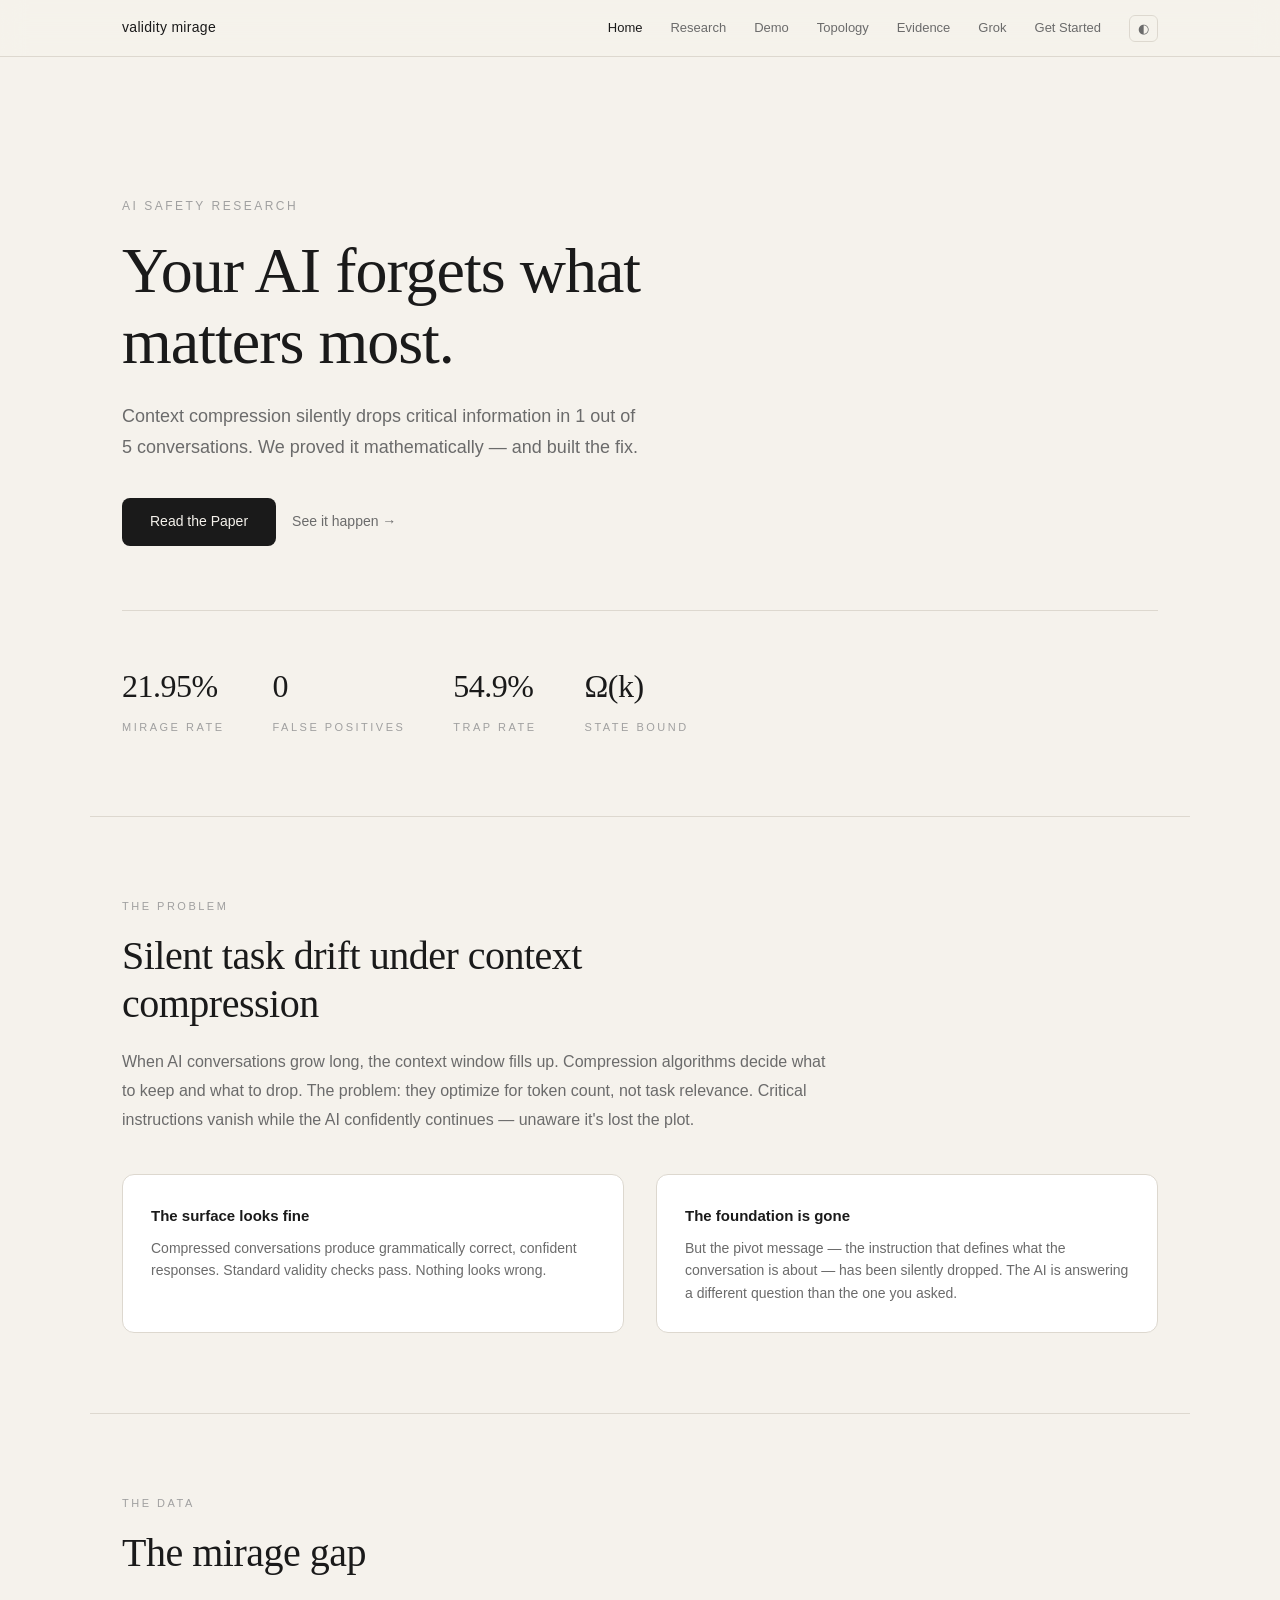
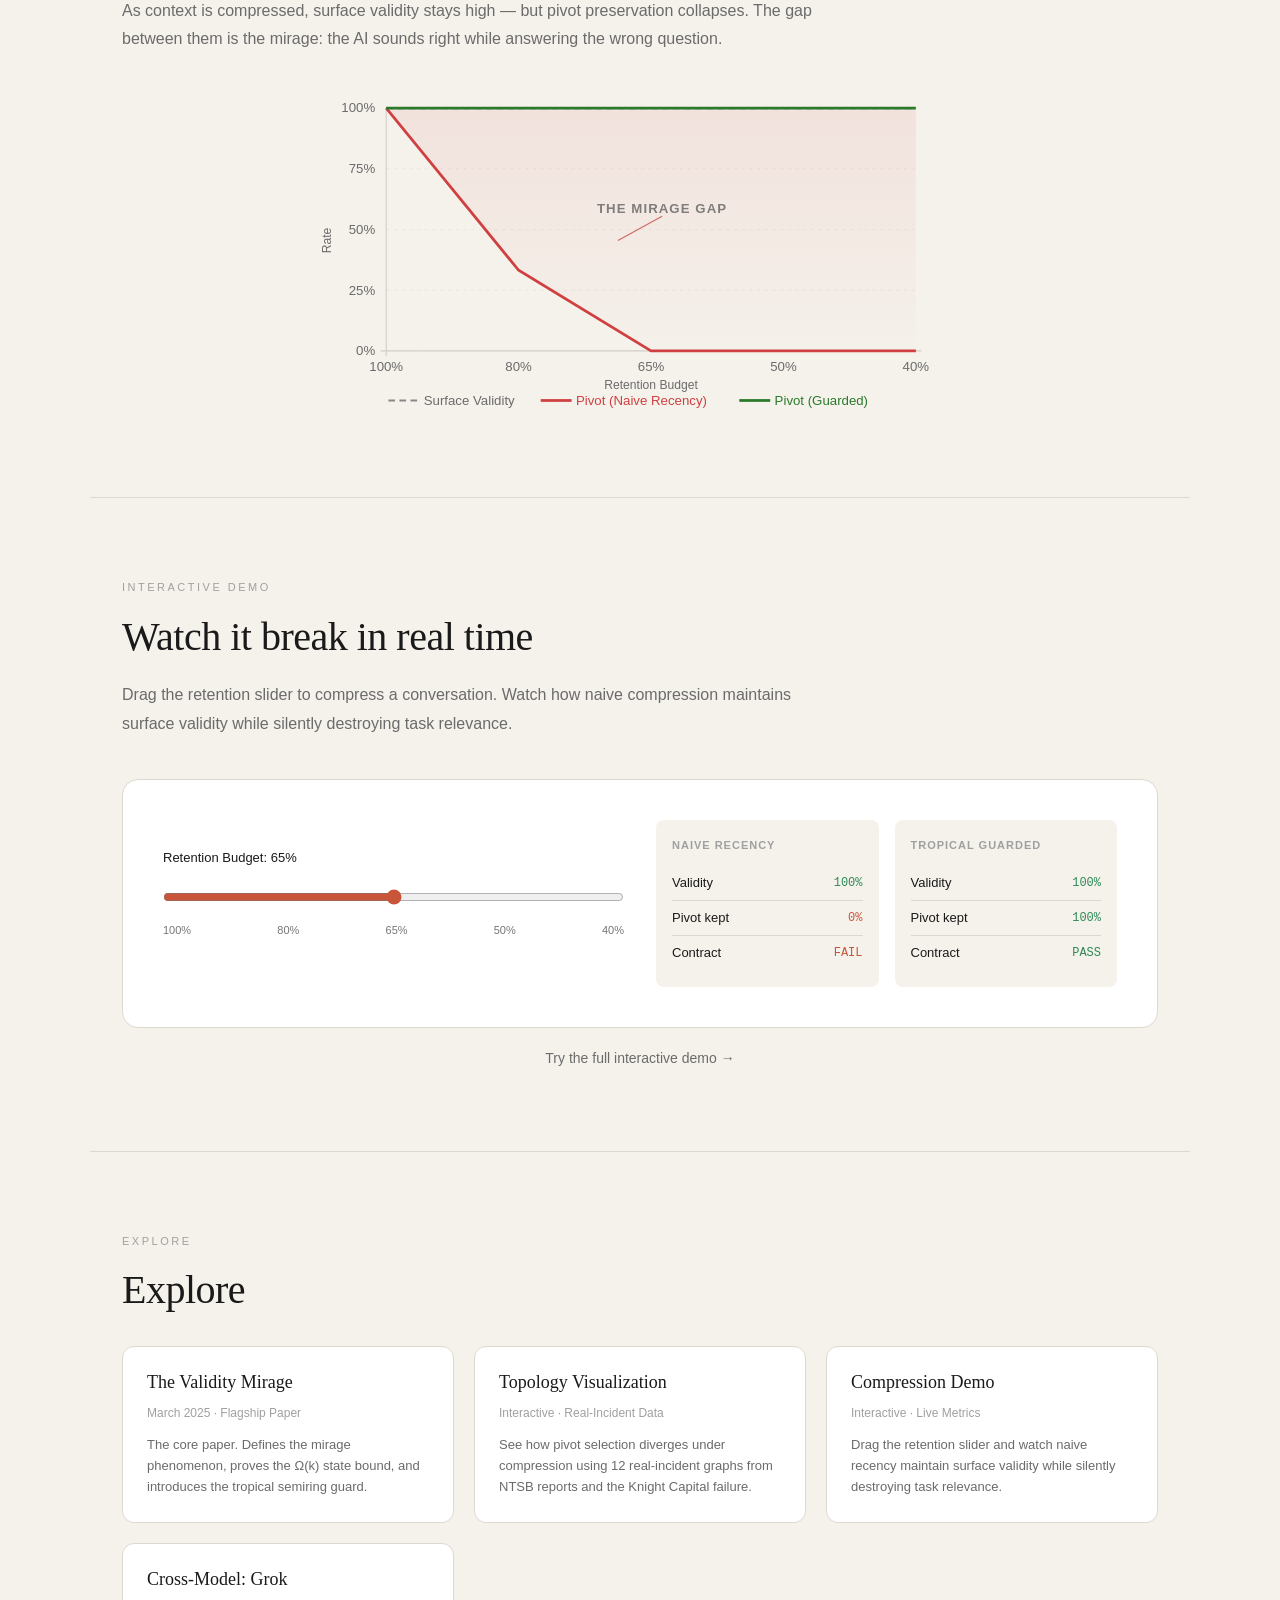
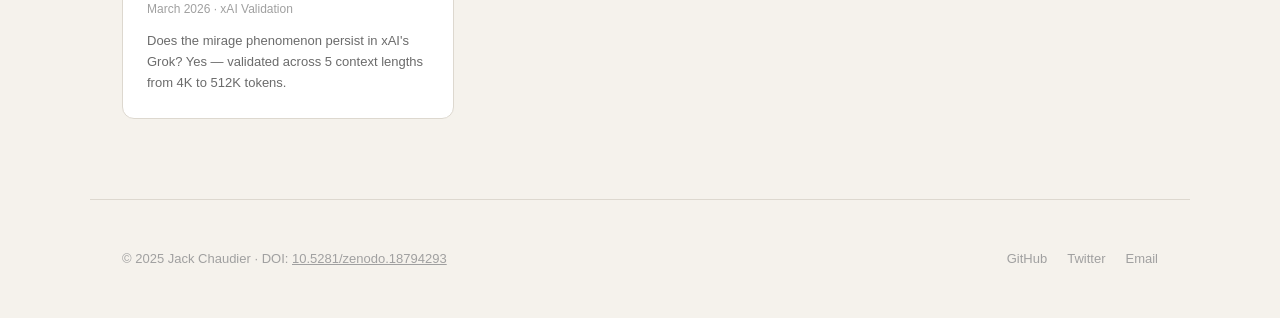
<file: site/index.html>
<!doctype html>
<html lang="en">
<head>
  <meta charset="UTF-8">
  <meta name="viewport" content="width=device-width, initial-scale=1.0">
  <title>The Validity Mirage — AI Context Compression Research</title>
  <meta name="description" content="Context compression silently drops critical information in 1 out of 5 AI conversations. We proved it mathematically and built the fix.">
  <meta name="author" content="Jack Chaudier Gaffney">
  <meta id="themeColorMeta" name="theme-color" content="#f5f2ec">
  <meta name="color-scheme" content="light dark">
  <link rel="canonical" href="https://dreams-dun.vercel.app/">
  <meta property="og:type" content="website">
  <meta property="og:site_name" content="The Validity Mirage">
  <meta property="og:title" content="The Validity Mirage — AI Context Compression Research">
  <meta property="og:description" content="Context compression silently drops critical information in 1 out of 5 AI conversations. We proved it mathematically and built the fix.">
  <meta property="og:url" content="https://dreams-dun.vercel.app/">
  <meta property="og:image" content="https://dreams-dun.vercel.app/results/mirage-shelf-grok-2026-03/mirage_shelf.png">
  <meta property="og:image:alt" content="The Validity Mirage: AI context compression research results showing mirage rates across models.">
  <meta name="twitter:card" content="summary_large_image">
  <meta name="twitter:site" content="@jackcgaffney">
  <meta name="twitter:creator" content="@jackcgaffney">
  <meta name="twitter:title" content="The Validity Mirage">
  <meta name="twitter:description" content="Context compression silently drops critical information in 1 out of 5 AI conversations.">
  <meta name="twitter:image" content="https://dreams-dun.vercel.app/results/mirage-shelf-grok-2026-03/mirage_shelf.png">
  <meta name="twitter:image:alt" content="The Validity Mirage: AI context compression research results showing mirage rates across models.">
  <link rel="icon" type="image/svg+xml" href="./favicon.svg">
  <link rel="stylesheet" href="./styles.css">
  <script>
  (function(){
    try {
      var q = new URLSearchParams(location.search).get('theme');
      var s = localStorage.getItem('miragekit-theme');
      var d = matchMedia('(prefers-color-scheme:dark)').matches;
      var t = q==='dark'||q==='light' ? q : s==='dark'||s==='light' ? s : d?'dark':'light';
      document.documentElement.dataset.theme = t;
      var m = document.getElementById('themeColorMeta');
      if (m) m.setAttribute('content', t === 'dark' ? '#111110' : '#f5f2ec');
    } catch(e) { document.documentElement.dataset.theme = 'light'; }
  })();
  </script>
  <style>
    .mirage-chart {
      width: 100%;
      max-width: 640px;
      margin: 32px auto 0;
      display: block;
    }
    .mirage-chart text {
      font-family: inherit;
      font-size: 12px;
      fill: var(--text-secondary, #6b6b6b);
    }
    .mirage-chart .chart-label-line1 { fill: var(--text-secondary, #6b6b6b); }
    .mirage-chart .chart-label-line2 { fill: #d04040; }
    .mirage-chart .chart-label-line3 { fill: #2a7a2a; }
    .mirage-gap-label {
      font-size: 11px;
      font-weight: 600;
      letter-spacing: 0.08em;
      fill: #c03030;
      opacity: 0.85;
    }
    .chart-axis { stroke: var(--border, #d4cfc8); stroke-width: 1; }
    .chart-gridline { stroke: var(--border, #d4cfc8); stroke-width: 0.5; stroke-dasharray: 3 4; opacity: 0.6; }
    .line-validity { stroke: var(--text-secondary, #888); stroke-width: 2; stroke-dasharray: 6 4; fill: none; }
    .line-pivot-naive { stroke: #d04040; stroke-width: 2.5; fill: none; }
    .line-pivot-guarded { stroke: #2a7a2a; stroke-width: 2.5; fill: none; }
    .mirage-fill { fill: url(#mirageGradient); opacity: 0.18; }

    /* Interactive demo styles */
    .demo-slider-wrap {
      margin-bottom: 20px;
    }
    .demo-slider-label {
      font-size: 13px;
      font-weight: 500;
      margin-bottom: 8px;
    }
    .demo-slider-input {
      width: 100%;
      cursor: pointer;
      accent-color: var(--accent, #c03030);
    }
    .demo-slider-steps {
      display: flex;
      justify-content: space-between;
      font-size: 11px;
      opacity: 0.6;
      margin-top: 4px;
    }
  </style>
</head>
<body>

<nav>
  <div class="nav-inner">
    <a href="/" class="nav-logo">validity mirage</a>
    <div class="nav-links">
      <a href="/" class="active">Home</a>
      <a href="/research">Research</a>
      <a href="/demo">Demo</a>
      <a href="/topology-demo">Topology</a>
      <a href="/evidence">Evidence</a>
      <a href="/grok">Grok</a>
      <a href="/get-started">Get Started</a>
      <button class="theme-btn" id="themeToggle" aria-label="Toggle theme">◐</button>
    </div>
    <button class="nav-hamburger" id="hamburgerBtn" aria-label="Menu">☰</button>
  </div>
  <div class="nav-mobile-panel" id="mobilePanel">
    <a href="/">Home</a>
    <a href="/research">Research</a>
    <a href="/demo">Demo</a>
    <a href="/topology-demo">Topology</a>
    <a href="/evidence">Evidence</a>
    <a href="/grok">Grok</a>
    <a href="/get-started">Get Started</a>
  </div>
</nav>

<section class="hero">
  <div class="hero-eyebrow">AI Safety Research</div>
  <h1>Your AI forgets what matters most.</h1>
  <p class="hero-sub">Context compression silently drops critical information in 1 out of 5 conversations. We proved it mathematically — and built the fix.</p>
  <div class="hero-actions">
    <a href="/papers/paper_03_validity_mirage_compression.pdf" class="btn-primary">Read the Paper</a>
    <a href="/demo" class="btn-ghost">See it happen →</a>
  </div>
  <div class="stats-row">
    <div class="stat"><div class="stat-value">21.95%</div><div class="stat-label">Mirage Rate</div></div>
    <div class="stat"><div class="stat-value">0</div><div class="stat-label">False Positives</div></div>
    <div class="stat"><div class="stat-value">54.9%</div><div class="stat-label">Trap Rate</div></div>
    <div class="stat"><div class="stat-value">Ω(k)</div><div class="stat-label">State Bound</div></div>
  </div>
</section>

<hr class="section-divider">
<section class="section reveal">
  <div class="section-label">The Problem</div>
  <h2>Silent task drift under context compression</h2>
  <p>When AI conversations grow long, the context window fills up. Compression algorithms decide what to keep and what to drop. The problem: they optimize for token count, not task relevance. Critical instructions vanish while the AI confidently continues — unaware it's lost the plot.</p>
  <div class="problem-grid">
    <div class="card">
      <h3>The surface looks fine</h3>
      <p>Compressed conversations produce grammatically correct, confident responses. Standard validity checks pass. Nothing looks wrong.</p>
    </div>
    <div class="card">
      <h3>The foundation is gone</h3>
      <p>But the pivot message — the instruction that defines what the conversation is about — has been silently dropped. The AI is answering a different question than the one you asked.</p>
    </div>
  </div>
</section>

<hr class="section-divider">
<section class="section reveal">
  <div class="section-label">The Data</div>
  <h2>The mirage gap</h2>
  <p>As context is compressed, surface validity stays high — but pivot preservation collapses. The gap between them is the mirage: the AI sounds right while answering the wrong question.</p>

  <!-- Mirage gap SVG chart -->
  <svg class="mirage-chart" viewBox="0 0 580 300" xmlns="http://www.w3.org/2000/svg" aria-label="Mirage gap chart: surface validity stays near 100% while pivot preservation drops to 0% at 65% retention">
    <defs>
      <linearGradient id="mirageGradient" x1="0" y1="0" x2="0" y2="1">
        <stop offset="0%" stop-color="#d04040" stop-opacity="0.5"/>
        <stop offset="100%" stop-color="#d04040" stop-opacity="0.05"/>
      </linearGradient>
    </defs>

    <!-- Chart area: left=60, right=540, top=20, bottom=240 -->
    <!-- X positions for retention levels: 100%=60, 80%=165, 65%=270, 50%=375, 40%=480 (but we go to 540) -->
    <!-- Actually distribute evenly: 5 points across width 60..540 = step 120 -->
    <!-- x0=60, x1=180, x2=300, x3=420, x4=540 -->
    <!-- Y: 0%=240, 100%=20, so y = 240 - val*2.2 -->

    <!-- Grid lines -->
    <line class="chart-gridline" x1="60" y1="20" x2="540" y2="20"/>
    <line class="chart-gridline" x1="60" y1="75" x2="540" y2="75"/>
    <line class="chart-gridline" x1="60" y1="130" x2="540" y2="130"/>
    <line class="chart-gridline" x1="60" y1="185" x2="540" y2="185"/>
    <line class="chart-gridline" x1="60" y1="240" x2="540" y2="240"/>

    <!-- Axes -->
    <line class="chart-axis" x1="60" y1="20" x2="60" y2="245"/>
    <line class="chart-axis" x1="55" y1="240" x2="545" y2="240"/>

    <!-- Y axis labels: 0%=240, 25%=185, 50%=130, 75%=75, 100%=20 -->
    <text x="50" y="244" text-anchor="end">0%</text>
    <text x="50" y="189" text-anchor="end">25%</text>
    <text x="50" y="134" text-anchor="end">50%</text>
    <text x="50" y="79" text-anchor="end">75%</text>
    <text x="50" y="24" text-anchor="end">100%</text>
    <text x="10" y="140" text-anchor="middle" transform="rotate(-90 10 140)" style="font-size:11px;">Rate</text>

    <!-- X axis labels: retention% -->
    <text x="60" y="258" text-anchor="middle">100%</text>
    <text x="180" y="258" text-anchor="middle">80%</text>
    <text x="300" y="258" text-anchor="middle">65%</text>
    <text x="420" y="258" text-anchor="middle">50%</text>
    <text x="540" y="258" text-anchor="middle">40%</text>
    <text x="300" y="275" text-anchor="middle" style="font-size:11px;">Retention Budget</text>

    <!--
      Data points (recency policy):
        100%: surface_validity(decoy_full_rate)=1.0 → y=20,  pivot_preservation=1.0 → y=20
        80%:  surface_validity=1.0 → y=20,             pivot_preservation=0.333 → y=240-0.333*220=240-73.3=166.7
        65%:  surface_validity=1.0 → y=20,             pivot_preservation=0.0 → y=240
        50%:  surface_validity=1.0 → y=20,             pivot_preservation=0.0 → y=240
        40%:  surface_validity=1.0 → y=20,             pivot_preservation=0.0 → y=240

      Y formula: y = 240 - rate * 220

      l2_guarded pivot_preservation = 1.0 at all levels → y=20 always
    -->

    <!-- Mirage fill polygon: top = surface validity line, bottom = pivot naive line -->
    <!-- Surface validity points: (60,20),(180,20),(300,20),(420,20),(540,20) -->
    <!-- Pivot naive points reversed: (540,240),(420,240),(300,240),(180,167),(60,20) -->
    <polygon class="mirage-fill" points="60,20 180,20 300,20 420,20 540,20 540,240 420,240 300,240 180,167 60,20"/>

    <!-- Line 1: Surface Validity (dashed, gray) — decoy_full_rate recency = 1.0 at all points -->
    <polyline class="line-validity" points="60,20 180,20 300,20 420,20 540,20"/>

    <!-- Line 2: Pivot Preservation Naive (solid red) — recency pivot_preservation_rate -->
    <!-- 100%→1.0→y=20, 80%→0.333→y=167, 65%→0.0→y=240, 50%→0.0→y=240, 40%→0.0→y=240 -->
    <polyline class="line-pivot-naive" points="60,20 180,167 300,240 420,240 540,240"/>

    <!-- Line 3: Pivot Preservation Guarded (solid green) — l2_guarded = 1.0 always -->
    <polyline class="line-pivot-guarded" points="60,20 180,20 300,20 420,20 540,20"/>

    <!-- Mirage gap label with arrow pointing to the gap area around x=240, y=130 -->
    <text class="mirage-gap-label" x="310" y="115" text-anchor="middle">THE MIRAGE GAP</text>
    <line x1="310" y1="118" x2="270" y2="140" stroke="#c03030" stroke-width="1" opacity="0.7"/>

    <!-- Legend -->
    <line x1="62" y1="285" x2="90" y2="285" class="line-validity"/>
    <text x="94" y="289" class="chart-label-line1">Surface Validity</text>
    <line x1="200" y1="285" x2="228" y2="285" class="line-pivot-naive"/>
    <text x="232" y="289" class="chart-label-line2">Pivot (Naive Recency)</text>
    <line x1="380" y1="285" x2="408" y2="285" class="line-pivot-guarded"/>
    <text x="412" y="289" class="chart-label-line3">Pivot (Guarded)</text>
  </svg>
</section>

<hr class="section-divider">
<section class="section reveal">
  <div class="section-label">Interactive Demo</div>
  <h2>Watch it break in real time</h2>
  <p>Drag the retention slider to compress a conversation. Watch how naive compression maintains surface validity while silently destroying task relevance.</p>
  <div class="demo-preview">
    <div class="demo-preview-inner">
      <div class="slider-mock demo-slider-wrap">
        <div class="demo-slider-label" id="sliderLabel">Retention Budget: 65%</div>
        <input class="demo-slider-input" id="retentionSlider" type="range" min="0" max="4" step="1" value="2" aria-label="Retention budget">
        <div class="demo-slider-steps">
          <span>100%</span>
          <span>80%</span>
          <span>65%</span>
          <span>50%</span>
          <span>40%</span>
        </div>
      </div>
      <div class="demo-result" id="demoResult">
        <div class="demo-column">
          <div class="demo-column-title">Naive Recency</div>
          <div class="metric-row"><span>Validity</span><span class="metric-value" id="naiveValidity">—</span></div>
          <div class="metric-row"><span>Pivot kept</span><span class="metric-value" id="naivePivot">—</span></div>
          <div class="metric-row"><span>Contract</span><span class="metric-value" id="naiveContract">—</span></div>
        </div>
        <div class="demo-column">
          <div class="demo-column-title">Tropical Guarded</div>
          <div class="metric-row"><span>Validity</span><span class="metric-value" id="guardedValidity">—</span></div>
          <div class="metric-row"><span>Pivot kept</span><span class="metric-value" id="guardedPivot">—</span></div>
          <div class="metric-row"><span>Contract</span><span class="metric-value" id="guardedContract">—</span></div>
        </div>
      </div>
    </div>
  </div>
  <div style="margin-top: 16px; text-align: center;">
    <a href="/demo" class="btn-ghost">Try the full interactive demo →</a>
  </div>
</section>

<hr class="section-divider">
<section class="section reveal">
  <div class="section-label">Explore</div>
  <h2>Explore</h2>
  <div class="papers-grid">
    <a href="/papers/paper_03_validity_mirage_compression.pdf" class="paper-card">
      <h3>The Validity Mirage</h3>
      <div class="paper-meta">March 2025 · Flagship Paper</div>
      <p>The core paper. Defines the mirage phenomenon, proves the Ω(k) state bound, and introduces the tropical semiring guard.</p>
    </a>
    <a href="/topology-demo" class="paper-card">
      <h3>Topology Visualization</h3>
      <div class="paper-meta">Interactive · Real-Incident Data</div>
      <p>See how pivot selection diverges under compression using 12 real-incident graphs from NTSB reports and the Knight Capital failure.</p>
    </a>
    <a href="/demo" class="paper-card">
      <h3>Compression Demo</h3>
      <div class="paper-meta">Interactive · Live Metrics</div>
      <p>Drag the retention slider and watch naive recency maintain surface validity while silently destroying task relevance.</p>
    </a>
    <a href="/grok" class="paper-card">
      <h3>Cross-Model: Grok</h3>
      <div class="paper-meta">March 2026 · xAI Validation</div>
      <p>Does the mirage phenomenon persist in xAI's Grok? Yes — validated across 5 context lengths from 4K to 512K tokens.</p>
    </a>
  </div>
</section>

<footer>
  <div class="footer-left">© 2025 Jack Chaudier · DOI: <a href="https://doi.org/10.5281/zenodo.18794293" style="color: inherit;">10.5281/zenodo.18794293</a></div>
  <div class="footer-links">
    <a href="https://github.com/jack-chaudier/dreams">GitHub</a>
    <a href="https://x.com/jackcgaffney">Twitter</a>
    <a href="mailto:jack@miragekit.dev">Email</a>
  </div>
</footer>

<script>
(function(){
  var KEY = 'miragekit-theme';
  var toggle = document.getElementById('themeToggle');
  var hamburger = document.getElementById('hamburgerBtn');
  var panel = document.getElementById('mobilePanel');
  var meta = document.getElementById('themeColorMeta');

  if (toggle) {
    toggle.addEventListener('click', function(){
      var cur = document.documentElement.dataset.theme;
      var next = cur === 'dark' ? 'light' : 'dark';
      document.documentElement.dataset.theme = next;
      try { localStorage.setItem(KEY, next); } catch(e){}
      if (meta) meta.setAttribute('content', next === 'dark' ? '#111110' : '#f5f2ec');
    });
  }

  if (hamburger && panel) {
    hamburger.addEventListener('click', function(){
      panel.classList.toggle('open');
      hamburger.textContent = panel.classList.contains('open') ? '✕' : '☰';
    });
    panel.querySelectorAll('a').forEach(function(a){
      a.addEventListener('click', function(){ panel.classList.remove('open'); hamburger.textContent = '☰'; });
    });
  }

  // Scroll reveal
  var els = document.querySelectorAll('.reveal');
  if (!('IntersectionObserver' in window)) {
    els.forEach(function(el){ el.classList.add('revealed'); });
  } else {
    var obs = new IntersectionObserver(function(entries){
      entries.forEach(function(e){
        if (e.isIntersecting) { e.target.classList.add('revealed'); obs.unobserve(e.target); }
      });
    }, { threshold: 0.1, rootMargin: '0px 0px -40px 0px' });
    els.forEach(function(el){ obs.observe(el); });
  }
})();
</script>

<script>
(function(){
  var retentionLevels = [1.0, 0.8, 0.65, 0.5, 0.4];
  var retentionLabels = ['100%', '80%', '65%', '50%', '40%'];
  var mirageData = null;

  var slider = document.getElementById('retentionSlider');
  var sliderLabel = document.getElementById('sliderLabel');
  var naiveValidity = document.getElementById('naiveValidity');
  var naivePivot = document.getElementById('naivePivot');
  var naiveContract = document.getElementById('naiveContract');
  var guardedValidity = document.getElementById('guardedValidity');
  var guardedPivot = document.getElementById('guardedPivot');
  var guardedContract = document.getElementById('guardedContract');

  function pct(val) {
    return Math.round(val * 100) + '%';
  }

  function setMetric(el, val, isGood) {
    el.textContent = pct(val);
    el.className = 'metric-value ' + (isGood ? 'metric-safe' : 'metric-danger');
  }

  function setContract(el, passed) {
    el.textContent = passed ? 'PASS' : 'FAIL';
    el.className = 'metric-value ' + (passed ? 'metric-safe' : 'metric-danger');
  }

  function updateDemo(idx) {
    if (!mirageData) return;
    var level = retentionLevels[idx];
    var key = level.toString();
    var recency = mirageData.policies.recency[key];
    var guarded = mirageData.policies.l2_guarded[key];

    sliderLabel.textContent = 'Retention Budget: ' + retentionLabels[idx];

    setMetric(naiveValidity, recency.decoy_full_rate, recency.decoy_full_rate >= 0.9);
    setMetric(naivePivot, recency.pivot_preservation_rate, recency.pivot_preservation_rate >= 0.9);
    setContract(naiveContract, recency.pivot_preservation_rate >= 1.0);

    setMetric(guardedValidity, guarded.decoy_full_rate, guarded.decoy_full_rate >= 0.9);
    setMetric(guardedPivot, guarded.pivot_preservation_rate, guarded.pivot_preservation_rate >= 0.9);
    setContract(guardedContract, guarded.pivot_preservation_rate >= 1.0);
  }

  if (slider) {
    slider.addEventListener('input', function() {
      updateDemo(parseInt(this.value, 10));
    });
  }

  fetch('./data_miragekit.json')
    .then(function(r){ return r.json(); })
    .then(function(data){
      mirageData = data;
      updateDemo(slider ? parseInt(slider.value, 10) : 2);
    })
    .catch(function(){
      // Fallback: inline the known data so demo works even without fetch
      mirageData = {
        retention_levels: [1.0, 0.8, 0.65, 0.5, 0.4],
        policies: {
          recency: {
            '1.0':  {pivot_preservation_rate: 1.0, primary_full_rate: 1.0, decoy_full_rate: 1.0},
            '0.8':  {pivot_preservation_rate: 0.333, primary_full_rate: 0.333, decoy_full_rate: 1.0},
            '0.65': {pivot_preservation_rate: 0.0, primary_full_rate: 0.0, decoy_full_rate: 1.0},
            '0.5':  {pivot_preservation_rate: 0.0, primary_full_rate: 0.0, decoy_full_rate: 1.0},
            '0.4':  {pivot_preservation_rate: 0.0, primary_full_rate: 0.0, decoy_full_rate: 1.0}
          },
          l2_guarded: {
            '1.0':  {pivot_preservation_rate: 1.0, primary_full_rate: 1.0, decoy_full_rate: 1.0},
            '0.8':  {pivot_preservation_rate: 1.0, primary_full_rate: 1.0, decoy_full_rate: 1.0},
            '0.65': {pivot_preservation_rate: 1.0, primary_full_rate: 1.0, decoy_full_rate: 1.0},
            '0.5':  {pivot_preservation_rate: 1.0, primary_full_rate: 1.0, decoy_full_rate: 1.0},
            '0.4':  {pivot_preservation_rate: 1.0, primary_full_rate: 1.0, decoy_full_rate: 1.0}
          }
        }
      };
      updateDemo(slider ? parseInt(slider.value, 10) : 2);
    });
})();
</script>

</body>
</html>
</file>
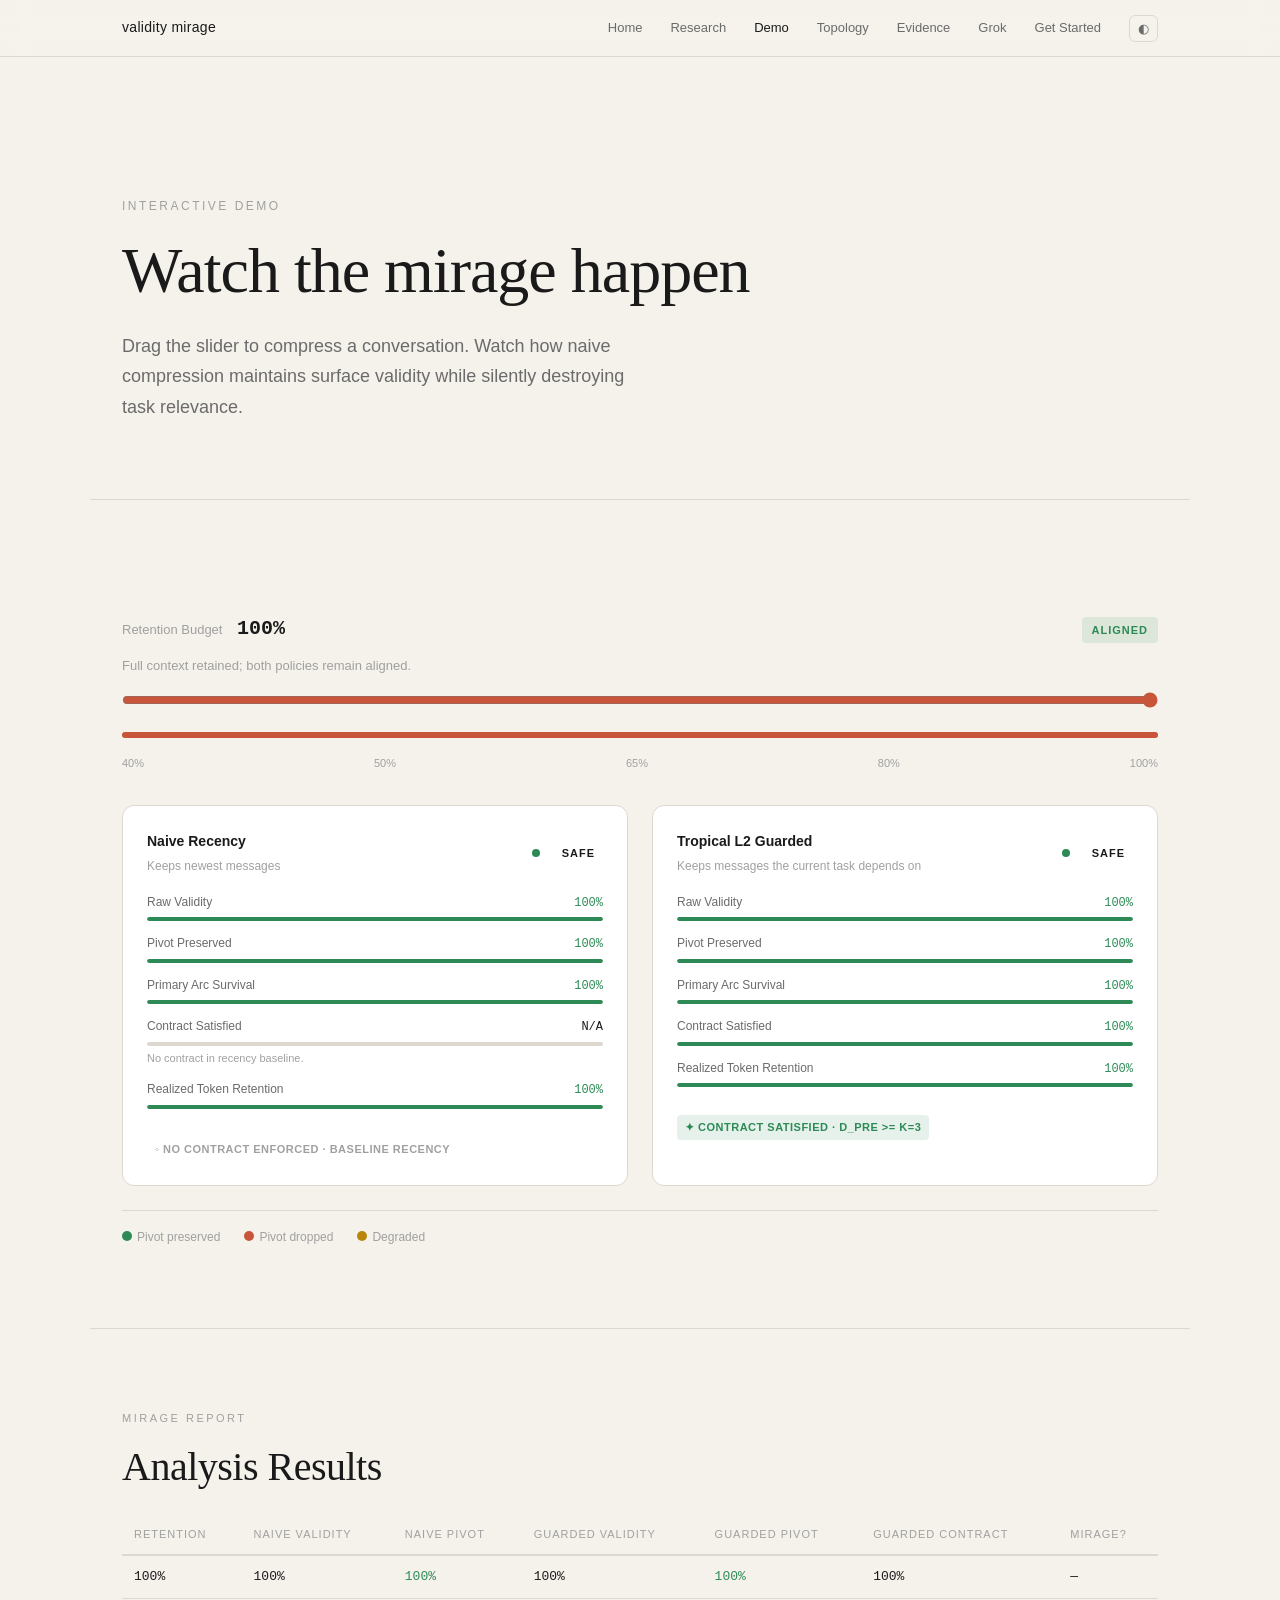
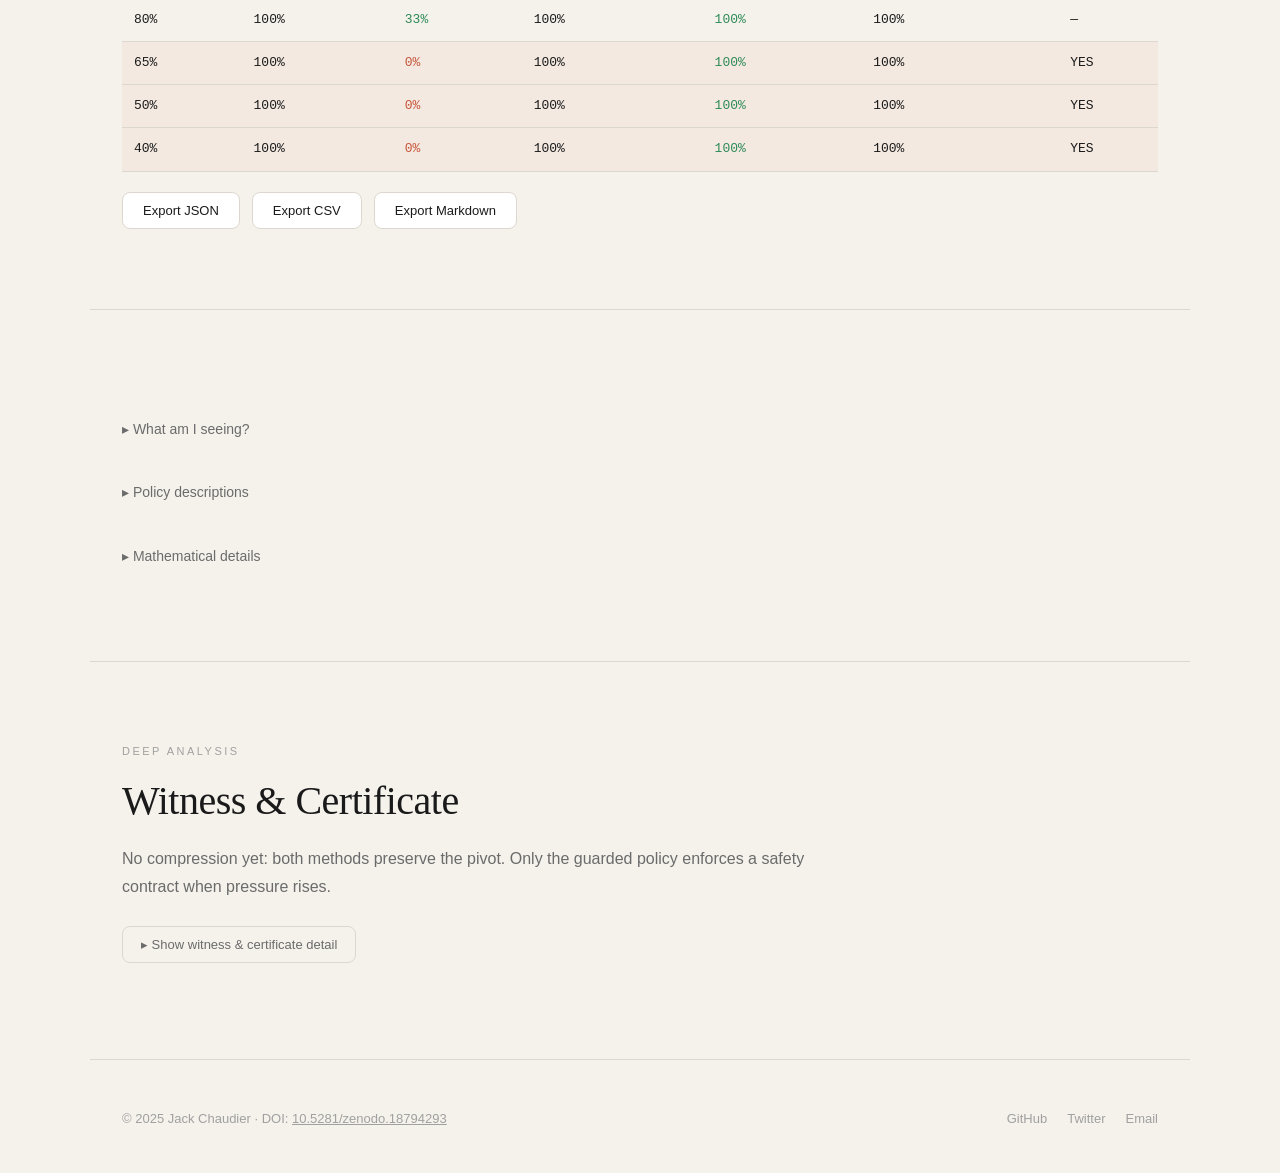
<file: site/demo.html>
<!doctype html>
<html lang="en">
<head>
  <meta charset="UTF-8">
  <meta name="viewport" content="width=device-width, initial-scale=1.0">
  <title>Interactive Demo | The Validity Mirage</title>
  <meta name="description" content="Watch naive context compression maintain surface validity while silently destroying task relevance. Interactive slider demo.">
  <meta name="author" content="Jack Chaudier Gaffney">
  <meta id="themeColorMeta" name="theme-color" content="#f5f2ec">
  <meta name="color-scheme" content="light dark">
  <link rel="canonical" href="https://dreams-dun.vercel.app/demo">
  <meta property="og:type" content="website">
  <meta property="og:site_name" content="The Validity Mirage">
  <meta property="og:title" content="Interactive Demo | The Validity Mirage">
  <meta property="og:description" content="Watch naive context compression maintain surface validity while silently destroying task relevance.">
  <meta property="og:url" content="https://dreams-dun.vercel.app/demo">
  <meta property="og:image" content="https://dreams-dun.vercel.app/social-card.png">
  <meta name="twitter:card" content="summary_large_image">
  <meta name="twitter:site" content="@jackcgaffney">
  <meta name="twitter:creator" content="@jackcgaffney">
  <meta name="twitter:title" content="Interactive Demo | The Validity Mirage">
  <meta name="twitter:description" content="Watch naive context compression maintain surface validity while silently destroying task relevance.">
  <meta name="twitter:image" content="https://dreams-dun.vercel.app/social-card.png">
  <link rel="icon" type="image/svg+xml" href="./favicon.svg">
  <link rel="stylesheet" href="./styles.css">
  <script>
  (function(){
    try {
      var q = new URLSearchParams(location.search).get('theme');
      var s = localStorage.getItem('miragekit-theme');
      var d = matchMedia('(prefers-color-scheme:dark)').matches;
      var t = q==='dark'||q==='light' ? q : s==='dark'||s==='light' ? s : d?'dark':'light';
      document.documentElement.dataset.theme = t;
      var m = document.getElementById('themeColorMeta');
      if (m) m.setAttribute('content', t === 'dark' ? '#111110' : '#f5f2ec');
    } catch(e) { document.documentElement.dataset.theme = 'light'; }
  })();
  </script>
</head>
<body>

<nav>
  <div class="nav-inner">
    <a href="/" class="nav-logo">validity mirage</a>
    <div class="nav-links">
      <a href="/">Home</a>
      <a href="/research">Research</a>
      <a href="/demo" class="active">Demo</a>
      <a href="/topology-demo">Topology</a>
      <a href="/evidence">Evidence</a>
      <a href="/grok">Grok</a>
      <a href="/get-started">Get Started</a>
      <button class="theme-btn" id="themeToggle" aria-label="Toggle theme">◐</button>
    </div>
    <button class="nav-hamburger" id="hamburgerBtn" aria-label="Menu">☰</button>
  </div>
  <div class="nav-mobile-panel" id="mobilePanel">
    <a href="/">Home</a>
    <a href="/research">Research</a>
    <a href="/demo">Demo</a>
    <a href="/topology-demo">Topology</a>
    <a href="/evidence">Evidence</a>
    <a href="/grok">Grok</a>
    <a href="/get-started">Get Started</a>
  </div>
</nav>

<section class="hero" style="padding-bottom: 40px;">
  <div class="hero-eyebrow">Interactive Demo</div>
  <h1>Watch the mirage happen</h1>
  <p class="hero-sub">Drag the slider to compress a conversation. Watch how naive compression maintains surface validity while silently destroying task relevance.</p>
</section>

<hr class="section-divider">
<section class="section">
  <div class="slider-area">
    <div class="slider-header">
      <div>
        <span style="font-size: 13px; color: var(--ink-tertiary);">Retention Budget</span>
        <span id="retentionValue" style="font-size: 20px; font-weight: 600; font-family: var(--mono); margin-left: 10px;">100%</span>
      </div>
      <span class="regime-badge safe" id="sliderRegime">
        <span id="sliderRegimeValue">Aligned</span>
      </span>
    </div>
    <p id="sliderContext" style="font-size: 13px; color: var(--ink-tertiary); margin-bottom: 12px; min-height: 20px;"></p>
    <input type="range" id="retentionSlider" min="0" max="4" step="1" value="4" aria-label="Retention budget">
    <div class="slider-track-wrap">
      <div class="slider-danger-zone"></div>
      <div class="slider-track-progress" id="sliderTrackProgress"></div>
    </div>
    <div id="sliderTicks" style="display: flex; justify-content: space-between; font-size: 11px; color: var(--ink-tertiary); margin-top: 4px;"></div>
  </div>

  <div class="comparison-grid">
    <div class="card-naive" id="cardNaive">
      <div class="card-header">
        <div>
          <div class="card-title">Naive Recency</div>
          <div style="font-size: 12px; color: var(--ink-tertiary); margin-top: 2px;">Keeps newest messages</div>
        </div>
        <div style="display: flex; align-items: center; gap: 8px;">
          <span class="status-dot safe" id="naiveStatusDot"></span>
          <span class="card-status" id="naiveStatus">SAFE</span>
        </div>
      </div>
      <div id="naiveMetrics"></div>
      <div id="naiveContract" class="contract-badge not-applicable" style="margin-top: 16px;">&#9702; No contract enforced · baseline recency</div>
    </div>

    <div class="card-guarded" id="cardGuarded">
      <div class="card-header">
        <div>
          <div class="card-title">Tropical L2 Guarded</div>
          <div style="font-size: 12px; color: var(--ink-tertiary); margin-top: 2px;">Keeps messages the current task depends on</div>
        </div>
        <div style="display: flex; align-items: center; gap: 8px;">
          <span class="status-dot safe" id="guardedStatusDot"></span>
          <span class="card-status" id="guardedStatus">SAFE</span>
        </div>
      </div>
      <div id="guardedMetrics"></div>
      <div id="guardedContract" class="contract-badge satisfied" style="margin-top: 16px;">&#10022; Contract Satisfied · d_pre >= k</div>
    </div>
  </div>

  <div id="mirageWarning" class="hidden" style="margin-top: 20px; background: rgba(200,85,58,0.06); border: 1px solid rgba(200,85,58,0.3); border-radius: 10px; padding: 16px 20px;">
    <span class="mirage-icon" style="margin-right: 8px;">⚠</span>
    <strong>Validity Mirage Detected</strong> — Naive recency scores high on raw validity but the pivot has been silently dropped. The AI appears confident but is answering the wrong question.
  </div>

  <div style="margin-top: 24px; padding-top: 16px; border-top: 1px solid var(--rule); display: flex; gap: 24px; font-size: 12px; color: var(--ink-tertiary);">
    <span><span style="display:inline-block;width:10px;height:10px;border-radius:50%;background:var(--safe);margin-right:5px;"></span>Pivot preserved</span>
    <span><span style="display:inline-block;width:10px;height:10px;border-radius:50%;background:var(--danger);margin-right:5px;"></span>Pivot dropped</span>
    <span><span style="display:inline-block;width:10px;height:10px;border-radius:50%;background:var(--warn);margin-right:5px;"></span>Degraded</span>
  </div>
</section>

<hr class="section-divider">
<section class="section" id="mirageReport">
  <div class="section-label">Mirage Report</div>
  <h2>Analysis Results</h2>
  <div id="reportContainer"></div>
  <div class="report-actions" id="reportActions" style="display:none;">
    <button class="btn-secondary" id="exportJson">Export JSON</button>
    <button class="btn-secondary" id="exportCsv">Export CSV</button>
    <button class="btn-secondary" id="exportMd">Export Markdown</button>
  </div>
</section>

<hr class="section-divider">
<section class="section">
  <details class="expandable">
    <summary>What am I seeing?</summary>
    <div class="expandable-content">
      <p>This demo simulates context compression at different retention levels. As you lower the slider, more of the conversation is dropped. The "naive recency" policy keeps the newest messages regardless of importance. The "tropical guarded" policy uses mathematical contracts to protect the pivot message — the instruction that defines the task.</p>
      <p>The <strong>validity mirage</strong> occurs when naive compression produces high raw validity scores (the AI sounds confident and coherent) while silently dropping the pivot. The AI is answering fluently — but answering the wrong question.</p>
    </div>
  </details>
  <details class="expandable">
    <summary>Policy descriptions</summary>
    <div class="expandable-content">
      <p><strong>Naive Recency:</strong> Keeps the most recent messages, dropping older ones first. Simple and fast, but blind to task structure. When the pivot message is old enough, it gets dropped.</p>
      <p><strong>Tropical L2 Guarded:</strong> Uses tropical semiring algebra to identify and protect structurally important messages. The pivot and its k predecessors are never dropped, even under heavy compression. Trades slightly more tokens for guaranteed task preservation.</p>
    </div>
  </details>
  <details class="expandable">
    <summary>Mathematical details</summary>
    <div class="expandable-content">
      <div class="formula-grid">
        <div class="formula-card">
          <h3>Core Contract</h3>
          <div class="formula">d_pre(&#960;&#8320;, S&#8342;) &ge; k</div>
          <p>The guarded policy must retain at least k predecessors of the pivot in the compressed state.</p>
        </div>
        <div class="formula-card">
          <h3>Frontier Feasibility</h3>
          <div class="formula">W[k] &lt; &infin;</div>
          <p>A finite witness value at slot k proves the L2 frontier is feasible — a guard exists.</p>
        </div>
      </div>
    </div>
  </details>
</section>

<hr class="section-divider">
<section class="section">
  <div class="section-label">Deep Analysis</div>
  <h2>Witness &amp; Certificate</h2>
  <p id="explainerText" style="margin-bottom: 24px; color: var(--ink-secondary); font-weight: 300;"></p>

  <div style="margin-bottom: 16px;">
    <button id="deepToggle" aria-expanded="false" style="background:none; border:1px solid var(--rule); border-radius:8px; padding:10px 18px; font-size:13px; font-weight:500; color:var(--ink-secondary); cursor:pointer; font-family:var(--sans); transition: border-color 0.2s;">
      <span id="toggleIcon">&#9656;</span> Show witness &amp; certificate detail
    </button>
  </div>

  <div id="deepContent" class="hidden">
    <div style="display:grid; grid-template-columns: repeat(auto-fit, minmax(200px, 1fr)); gap:20px; margin-bottom:32px;">
      <div class="formula-card">
        <h3>Witness Claim</h3>
        <div id="witnessClaim" style="font-size:13px; color:var(--ink-secondary); line-height:1.5;"></div>
      </div>
      <div class="formula-card">
        <h3>W[k] Value</h3>
        <div class="formula" id="witnessTropical">—</div>
        <p>Finite value confirms feasibility.</p>
      </div>
      <div class="formula-card">
        <h3>Semantic Regret</h3>
        <div class="formula" id="witnessRegret">—</div>
        <p id="witnessRegretContextValue" style="font-size:13px; color:var(--ink-secondary);"></p>
      </div>
    </div>

    <div id="witnessNotes" style="margin-bottom:32px; color:var(--ink-secondary); font-size:14px; line-height:1.7;"></div>

    <div id="semanticRegret" class="hidden" style="margin-bottom:24px; padding:12px 16px; border-radius:8px; font-size:13px;">
      Mirage gap: <strong><span id="semanticRegretValue">—</span></strong>
    </div>

    <div style="font-size:11px; letter-spacing:2px; text-transform:uppercase; color:var(--ink-tertiary); margin-bottom:16px; font-weight:500;">Certificate Comparison</div>
    <div id="certificateTokenSummary" style="font-size:12px; color:var(--ink-tertiary); margin-bottom:16px; font-family:var(--mono);"></div>

    <div class="certificate-compare">
      <div class="certificate-policy">
        <div style="font-size:13px; font-weight:600; margin-bottom:12px;">Naive Recency</div>
        <div style="font-size:11px; letter-spacing:1px; text-transform:uppercase; color:var(--ink-tertiary); margin-bottom:8px;">Kept</div>
        <ul class="chunk-list" id="recencyKeptList"></ul>
        <div style="font-size:11px; letter-spacing:1px; text-transform:uppercase; color:var(--ink-tertiary); margin:12px 0 8px;">Dropped</div>
        <ul class="chunk-list" id="recencyDroppedList"></ul>
        <div id="recencyNote" style="font-size:12px; color:var(--ink-tertiary); margin-top:12px; line-height:1.5;"></div>
        <div id="recencyBadge" class="certificate-badge not-applicable" style="margin-top:12px;"></div>
      </div>
      <div class="certificate-policy">
        <div style="font-size:13px; font-weight:600; margin-bottom:12px;">Tropical L2 Guarded</div>
        <div style="font-size:11px; letter-spacing:1px; text-transform:uppercase; color:var(--ink-tertiary); margin-bottom:8px;">Kept</div>
        <ul class="chunk-list" id="guardedKeptList"></ul>
        <div style="font-size:11px; letter-spacing:1px; text-transform:uppercase; color:var(--ink-tertiary); margin:12px 0 8px;">Dropped</div>
        <ul class="chunk-list" id="guardedDroppedList"></ul>
        <div id="guardedNote" style="font-size:12px; color:var(--ink-tertiary); margin-top:12px; line-height:1.5;"></div>
        <div id="guardedBadge" class="certificate-badge satisfied" style="margin-top:12px;"></div>
      </div>
    </div>

    <div style="margin-top:32px;">
      <div style="font-size:11px; letter-spacing:2px; text-transform:uppercase; color:var(--ink-tertiary); margin-bottom:12px; font-weight:500;">Raw Certificate JSON</div>
      <pre class="code-block" id="certificateJson" style="overflow-x:auto; max-height:320px;"></pre>
    </div>
  </div>
</section>

<footer>
  <div class="footer-left">© 2025 Jack Chaudier · DOI: <a href="https://doi.org/10.5281/zenodo.18794293" style="color: inherit;">10.5281/zenodo.18794293</a></div>
  <div class="footer-links">
    <a href="https://github.com/jack-chaudier/dreams">GitHub</a>
    <a href="https://x.com/jackcgaffney">Twitter</a>
    <a href="mailto:jack@miragekit.dev">Email</a>
  </div>
</footer>

<script src="./report.js"></script>
<script src="./app.js"></script>
<script>
(function(){
  var KEY = 'miragekit-theme';
  var toggle = document.getElementById('themeToggle');
  var hamburger = document.getElementById('hamburgerBtn');
  var panel = document.getElementById('mobilePanel');
  var meta = document.getElementById('themeColorMeta');

  if (toggle) {
    toggle.addEventListener('click', function(){
      var cur = document.documentElement.dataset.theme;
      var next = cur === 'dark' ? 'light' : 'dark';
      document.documentElement.dataset.theme = next;
      try { localStorage.setItem(KEY, next); } catch(e){}
      if (meta) meta.setAttribute('content', next === 'dark' ? '#111110' : '#f5f2ec');
    });
  }

  if (hamburger && panel) {
    hamburger.addEventListener('click', function(){
      panel.classList.toggle('open');
      hamburger.textContent = panel.classList.contains('open') ? '✕' : '☰';
    });
    panel.querySelectorAll('a').forEach(function(a){
      a.addEventListener('click', function(){ panel.classList.remove('open'); hamburger.textContent = '☰'; });
    });
  }

  var els = document.querySelectorAll('.reveal');
  if (!('IntersectionObserver' in window)) {
    els.forEach(function(el){ el.classList.add('revealed'); });
  } else {
    var obs = new IntersectionObserver(function(entries){
      entries.forEach(function(e){
        if (e.isIntersecting) { e.target.classList.add('revealed'); obs.unobserve(e.target); }
      });
    }, { threshold: 0.1, rootMargin: '0px 0px -40px 0px' });
    els.forEach(function(el){ obs.observe(el); });
  }
})();
</script>

</body>
</html>
</file>
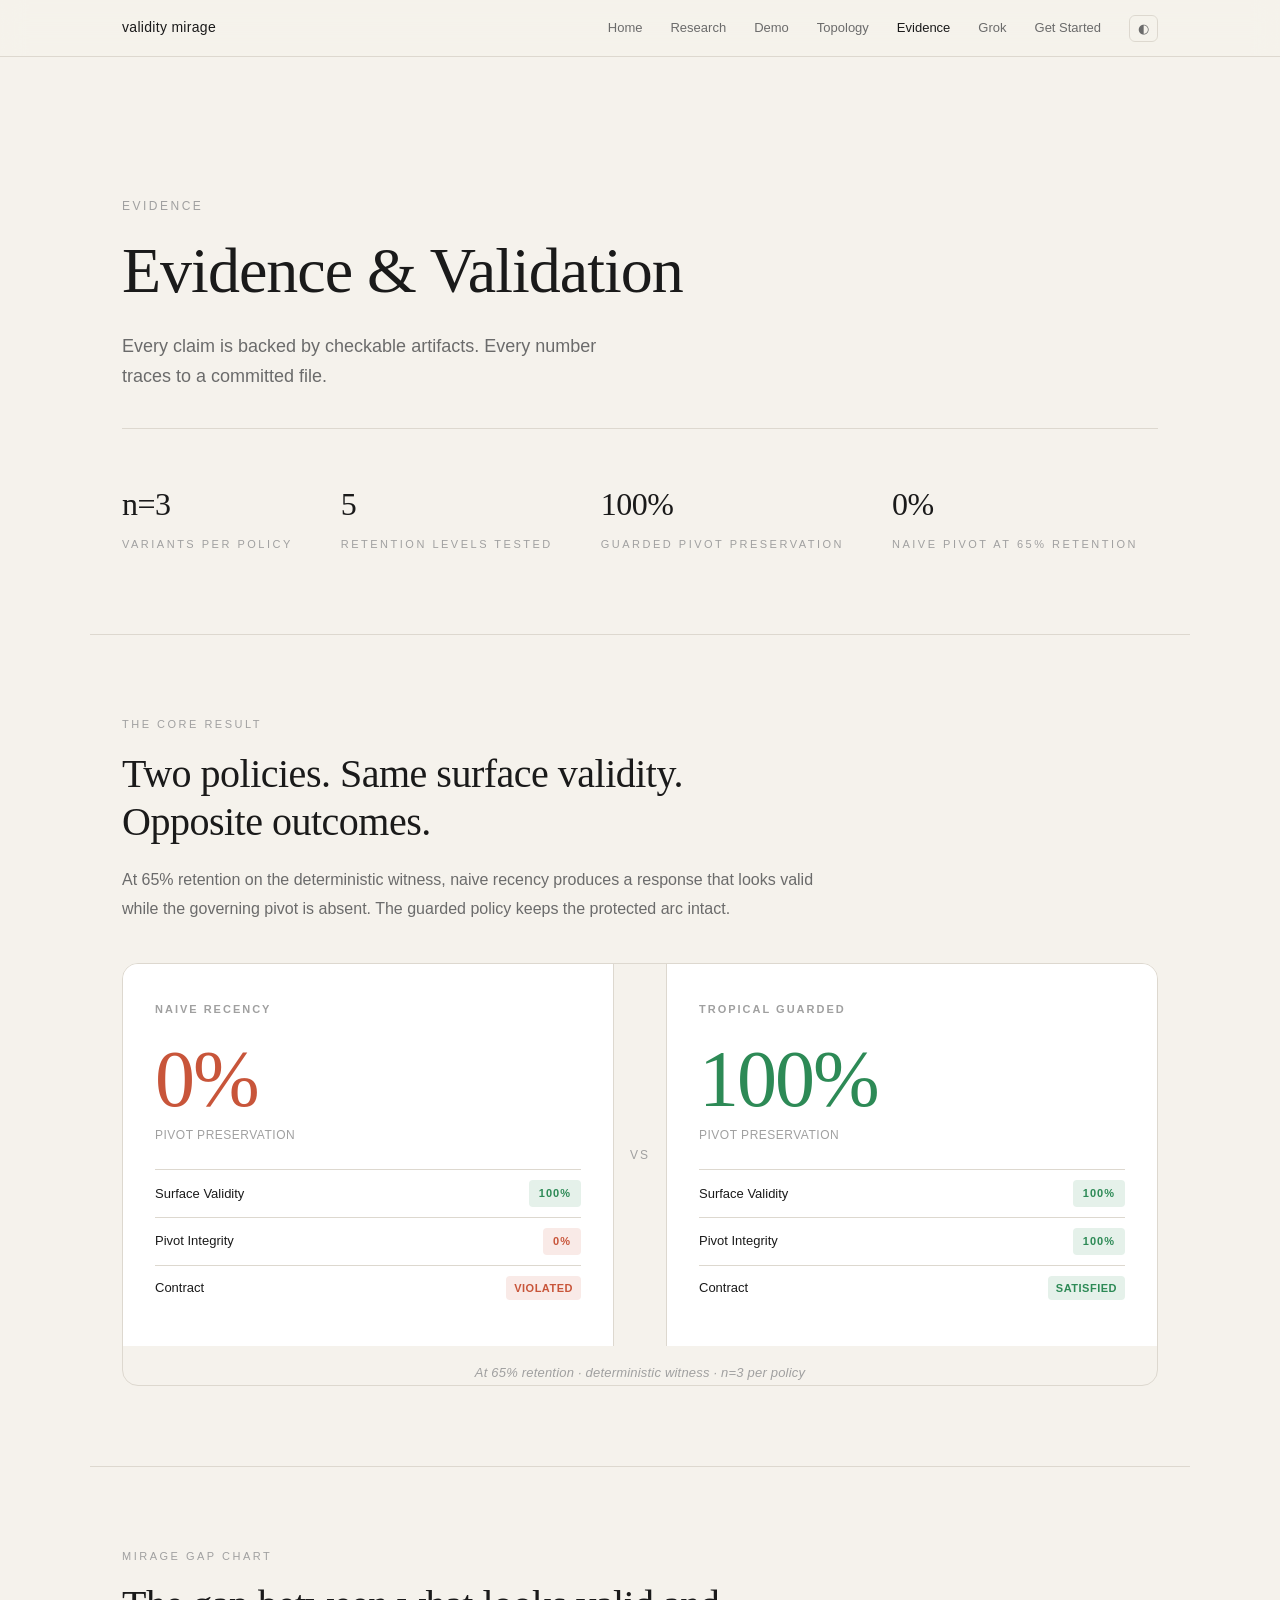
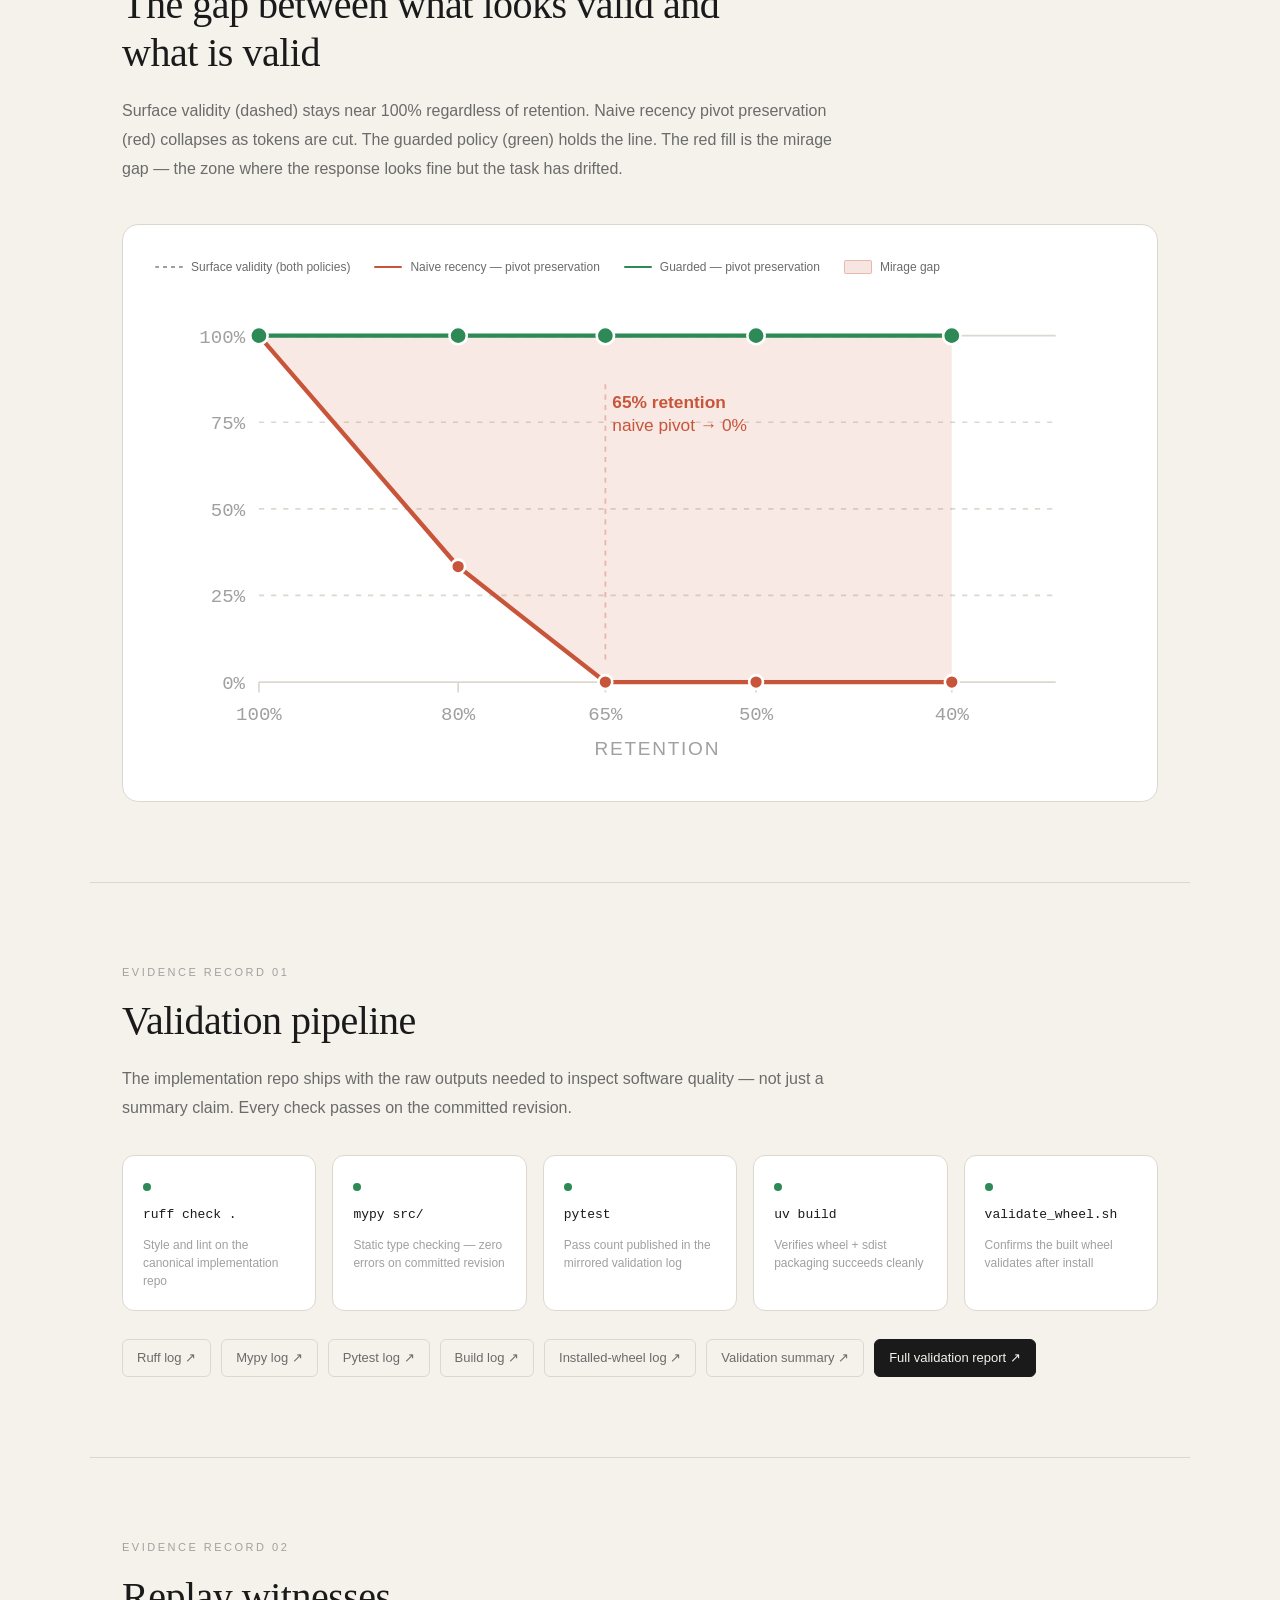
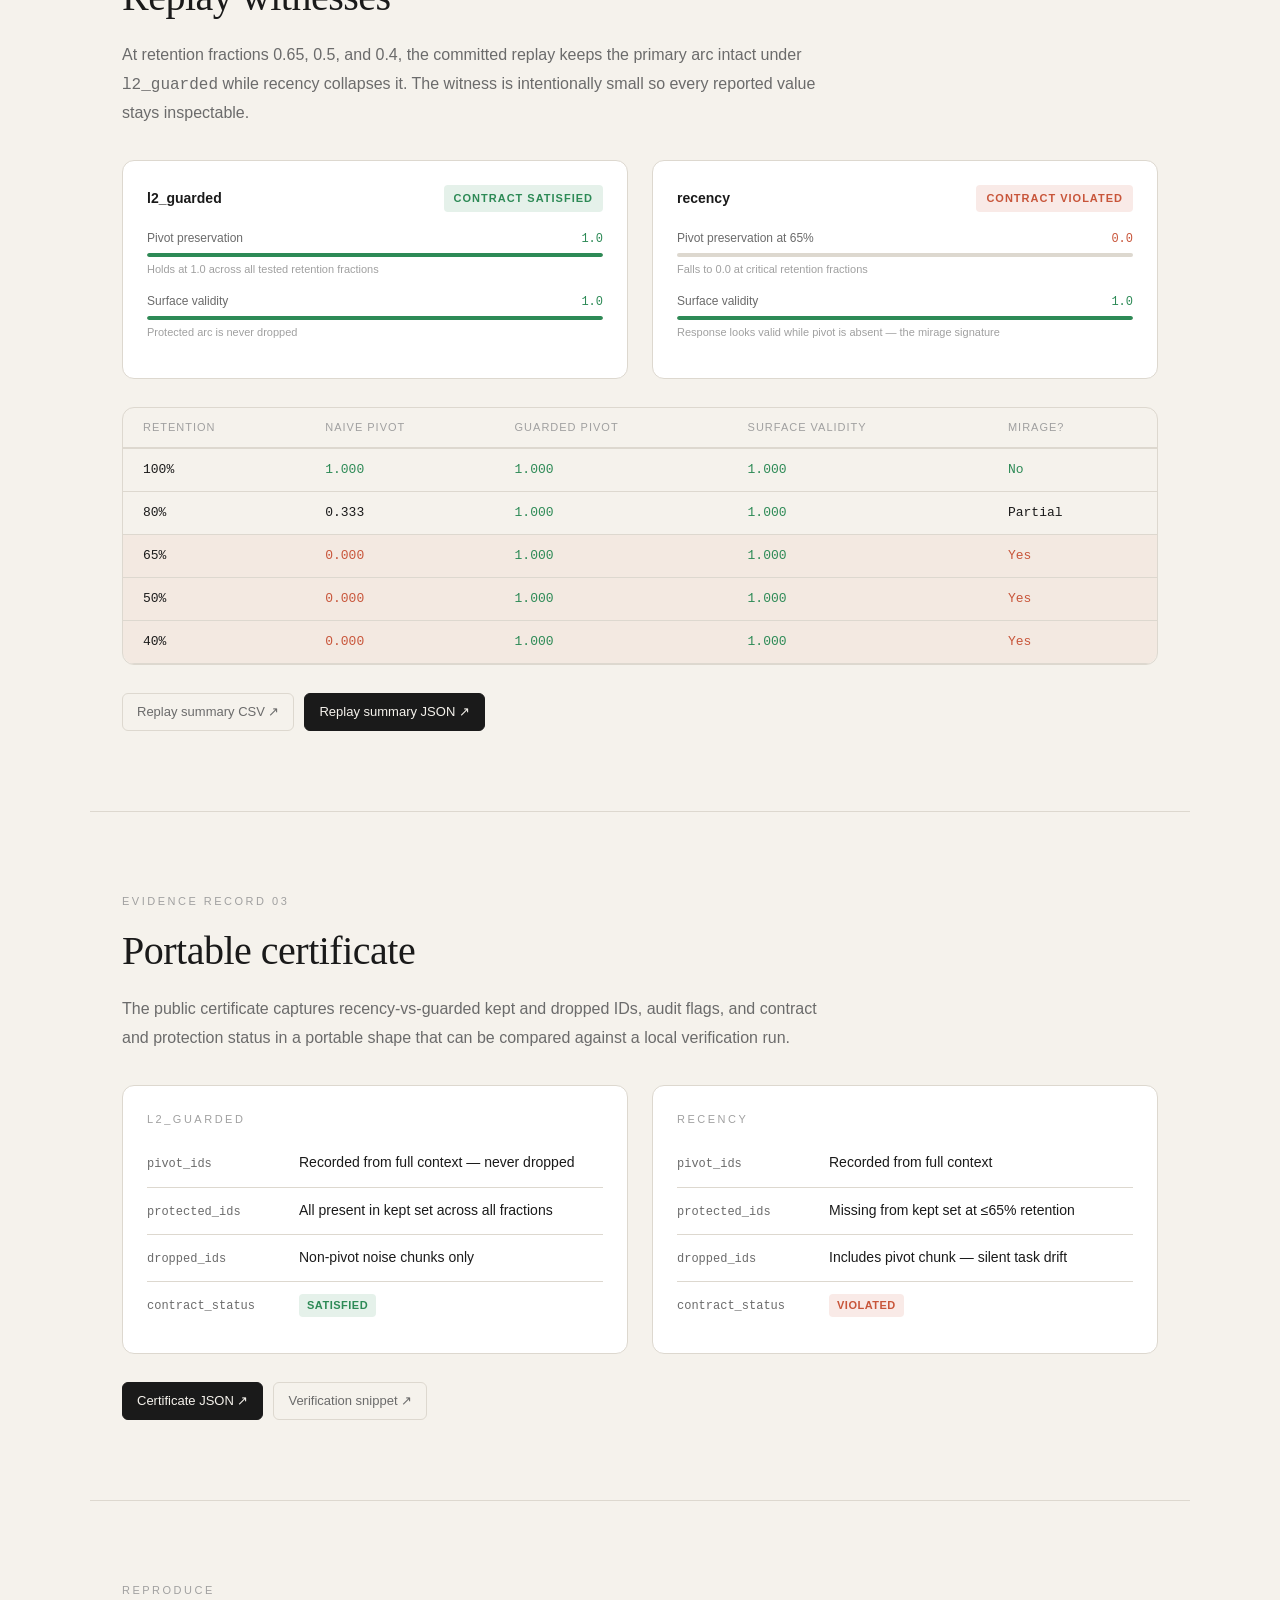
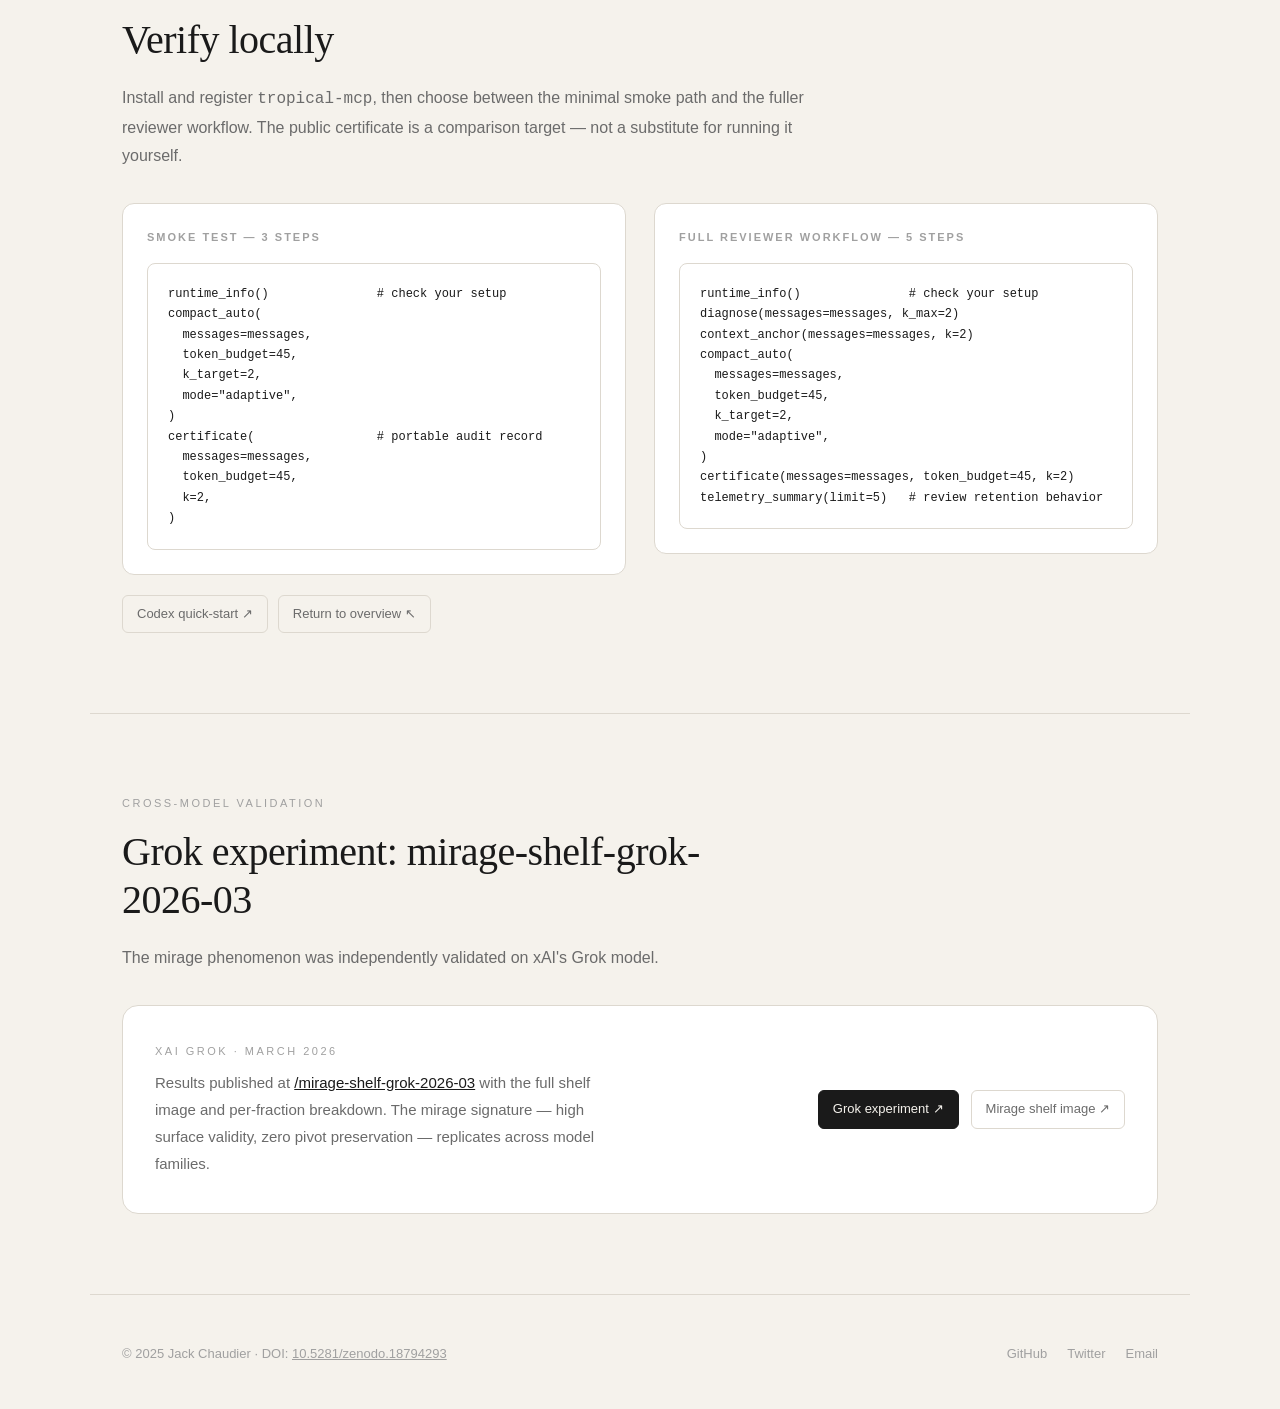
<file: site/evidence.html>
<!doctype html>
<html lang="en">
<head>
  <meta charset="UTF-8">
  <meta name="viewport" content="width=device-width, initial-scale=1.0">
  <title>Evidence &amp; Validation | The Validity Mirage</title>
  <meta name="description" content="Evidence for the validity mirage research: deterministic replay witness (n=3 per policy/fraction), portable certificate artifact, mirrored validation logs, and a precise local reproduction path.">
  <meta name="author" content="Jack Chaudier Gaffney">
  <meta id="themeColorMeta" name="theme-color" content="#f5f2ec">
  <meta name="color-scheme" content="light dark">
  <link rel="canonical" href="https://dreams-dun.vercel.app/evidence">
  <meta property="og:type" content="website">
  <meta property="og:site_name" content="The Validity Mirage">
  <meta property="og:title" content="Evidence &amp; Validation | The Validity Mirage">
  <meta property="og:description" content="Evidence for the validity mirage research: deterministic replay witness (n=3 per policy/fraction), portable certificate artifact, mirrored validation logs, and a precise reproduction path.">
  <meta property="og:url" content="https://dreams-dun.vercel.app/evidence">
  <meta property="og:image" content="https://dreams-dun.vercel.app/results/mirage-shelf-grok-2026-03/mirage_shelf.png">
  <meta property="og:image:alt" content="The Validity Mirage: evidence and validation for silent task drift under AI context compression.">
  <meta name="twitter:card" content="summary_large_image">
  <meta name="twitter:site" content="@jackcgaffney">
  <meta name="twitter:creator" content="@jackcgaffney">
  <meta name="twitter:title" content="Evidence &amp; Validation | The Validity Mirage">
  <meta name="twitter:description" content="Evidence for the validity mirage research: deterministic replay witness (n=3 per policy/fraction), portable certificate artifact, mirrored validation logs, and a precise reproduction path.">
  <meta name="twitter:image" content="https://dreams-dun.vercel.app/results/mirage-shelf-grok-2026-03/mirage_shelf.png">
  <meta name="twitter:image:alt" content="The Validity Mirage: evidence and validation for silent task drift under AI context compression.">
  <link rel="icon" type="image/svg+xml" href="./favicon.svg">
  <link rel="stylesheet" href="./styles.css">
  <style>
    /* Evidence page additions */
    .core-result-grid {
      display: grid;
      grid-template-columns: 1fr auto 1fr;
      gap: 0;
      align-items: stretch;
      margin-top: 40px;
      border: 1px solid var(--rule);
      border-radius: 16px;
      overflow: hidden;
    }
    .core-result-side {
      padding: 36px 32px;
      background: var(--surface);
    }
    .core-result-side.side-naive {
      border-right: 1px solid var(--rule);
    }
    .core-result-side.side-guarded {
      border-left: 1px solid var(--rule);
    }
    .core-result-divider {
      display: flex;
      align-items: center;
      justify-content: center;
      padding: 0 16px;
      background: var(--bg);
      font-size: 12px;
      letter-spacing: 2px;
      color: var(--ink-tertiary);
      text-transform: uppercase;
      font-weight: 500;
      writing-mode: horizontal-tb;
    }
    .core-result-policy {
      font-size: 11px;
      font-weight: 600;
      letter-spacing: 2px;
      text-transform: uppercase;
      color: var(--ink-tertiary);
      margin-bottom: 20px;
    }
    .core-result-number {
      font-family: var(--serif);
      font-size: clamp(48px, 8vw, 80px);
      font-weight: 400;
      line-height: 1;
      letter-spacing: -2px;
      margin-bottom: 6px;
    }
    .core-result-number.danger { color: var(--danger); }
    .core-result-number.safe { color: var(--safe); }
    .core-result-sublabel {
      font-size: 12px;
      color: var(--ink-tertiary);
      letter-spacing: 0.5px;
      margin-bottom: 24px;
      text-transform: uppercase;
    }
    .core-result-row {
      display: flex;
      align-items: center;
      justify-content: space-between;
      padding: 10px 0;
      border-top: 1px solid var(--rule);
      font-size: 13px;
    }
    .core-result-context {
      text-align: center;
      padding: 16px 32px 0;
      font-size: 13px;
      color: var(--ink-tertiary);
      font-style: italic;
      letter-spacing: 0.2px;
      grid-column: 1 / -1;
    }
    @media (max-width: 640px) {
      .core-result-grid { grid-template-columns: 1fr; }
      .core-result-side.side-naive { border-right: none; border-bottom: 1px solid var(--rule); }
      .core-result-side.side-guarded { border-left: none; }
      .core-result-divider { writing-mode: horizontal-tb; padding: 16px; border-top: 1px solid var(--rule); border-bottom: 1px solid var(--rule); }
    }

    /* Mirage gap chart */
    .chart-wrap {
      background: var(--surface);
      border: 1px solid var(--rule);
      border-radius: 16px;
      padding: 32px;
      margin-top: 40px;
    }
    .chart-legend {
      display: flex;
      gap: 24px;
      flex-wrap: wrap;
      margin-bottom: 24px;
    }
    .legend-item {
      display: flex;
      align-items: center;
      gap: 8px;
      font-size: 12px;
      color: var(--ink-secondary);
    }
    .legend-line {
      width: 28px;
      height: 2px;
      border-radius: 2px;
    }
    .legend-line.dashed {
      background: repeating-linear-gradient(to right, var(--ink-tertiary) 0, var(--ink-tertiary) 4px, transparent 4px, transparent 8px);
      height: 2px;
    }
    .mirage-svg { width: 100%; height: auto; display: block; }

    /* Validation pipeline */
    .pipeline-grid {
      display: grid;
      grid-template-columns: repeat(auto-fit, minmax(180px, 1fr));
      gap: 16px;
      margin-top: 32px;
    }
    .pipeline-card {
      background: var(--surface);
      border: 1px solid var(--rule);
      border-radius: 12px;
      padding: 20px;
      display: flex;
      flex-direction: column;
      gap: 10px;
    }
    .pipeline-check {
      font-size: 18px;
      line-height: 1;
    }
    .pipeline-command {
      font-family: var(--mono);
      font-size: 13px;
      color: var(--ink);
      font-weight: 500;
    }
    .pipeline-desc {
      font-size: 12px;
      color: var(--ink-tertiary);
      line-height: 1.5;
    }
    .artifact-links {
      display: flex;
      flex-wrap: wrap;
      gap: 10px;
      margin-top: 28px;
    }
    .artifact-link {
      font-size: 13px;
      color: var(--ink-secondary);
      text-decoration: none;
      border: 1px solid var(--rule);
      border-radius: 6px;
      padding: 7px 14px;
      transition: border-color 0.2s, color 0.2s;
      display: inline-flex;
      align-items: center;
      gap: 4px;
    }
    .artifact-link:hover {
      border-color: var(--ink-secondary);
      color: var(--ink);
    }
    .artifact-link-primary {
      font-size: 13px;
      color: var(--bg);
      background: var(--ink);
      text-decoration: none;
      border: 1px solid var(--ink);
      border-radius: 6px;
      padding: 7px 14px;
      transition: opacity 0.2s;
      display: inline-flex;
      align-items: center;
      gap: 4px;
      font-weight: 500;
    }
    .artifact-link-primary:hover { opacity: 0.82; }

    /* Reproduce section two-column */
    .reproduce-grid {
      display: grid;
      grid-template-columns: 1fr 1fr;
      gap: 28px;
      margin-top: 32px;
      align-items: start;
    }
    .reproduce-path {
      background: var(--surface);
      border: 1px solid var(--rule);
      border-radius: 12px;
      padding: 24px;
    }
    .reproduce-path-title {
      font-size: 11px;
      font-weight: 600;
      letter-spacing: 2px;
      text-transform: uppercase;
      color: var(--ink-tertiary);
      margin-bottom: 16px;
    }
    @media (max-width: 768px) {
      .reproduce-grid { grid-template-columns: 1fr; }
    }

    /* Certificate visual */
    .cert-field-list {
      list-style: none;
      padding: 0;
      margin: 0;
    }
    .cert-field {
      display: flex;
      align-items: flex-start;
      gap: 12px;
      padding: 12px 0;
      border-bottom: 1px solid var(--rule);
      font-size: 14px;
    }
    .cert-field:last-child { border-bottom: none; }
    .cert-field-key {
      font-family: var(--mono);
      font-size: 12px;
      color: var(--ink-secondary);
      min-width: 140px;
      padding-top: 2px;
    }
    .cert-field-val {
      color: var(--ink);
      line-height: 1.5;
    }

    /* Replay table section */
    .replay-table-wrap {
      overflow-x: auto;
      margin-top: 28px;
      border: 1px solid var(--rule);
      border-radius: 12px;
    }
    .replay-table-wrap .report-table {
      margin-top: 0;
      border-radius: 12px;
      overflow: hidden;
    }
    .replay-table-wrap .report-table th:first-child,
    .replay-table-wrap .report-table td:first-child { padding-left: 20px; }
    .replay-table-wrap .report-table th:last-child,
    .replay-table-wrap .report-table td:last-child { padding-right: 20px; }

    /* Cross-model card */
    .grok-card {
      background: var(--surface);
      border: 1px solid var(--rule);
      border-radius: 16px;
      padding: 36px 32px;
      margin-top: 32px;
      display: flex;
      align-items: center;
      justify-content: space-between;
      gap: 24px;
    }
    .grok-card-body { flex: 1; }
    .grok-card-body p { font-size: 15px; color: var(--ink-secondary); max-width: 480px; margin-top: 8px; }
    .grok-card-actions { display: flex; gap: 12px; flex-shrink: 0; flex-wrap: wrap; }
    @media (max-width: 640px) {
      .grok-card { flex-direction: column; align-items: flex-start; }
    }
  </style>
  <script>
  (function(){
    try {
      var q = new URLSearchParams(location.search).get('theme');
      var s = localStorage.getItem('miragekit-theme');
      var d = matchMedia('(prefers-color-scheme:dark)').matches;
      var t = q==='dark'||q==='light' ? q : s==='dark'||s==='light' ? s : d?'dark':'light';
      document.documentElement.dataset.theme = t;
      var m = document.getElementById('themeColorMeta');
      if (m) m.setAttribute('content', t === 'dark' ? '#111110' : '#f5f2ec');
    } catch(e) { document.documentElement.dataset.theme = 'light'; }
  })();
  </script>
</head>
<body>

<nav>
  <div class="nav-inner">
    <a href="/" class="nav-logo">validity mirage</a>
    <div class="nav-links">
      <a href="/">Home</a>
      <a href="/research">Research</a>
      <a href="/demo">Demo</a>
      <a href="/topology-demo">Topology</a>
      <a href="/evidence" class="active">Evidence</a>
      <a href="/grok">Grok</a>
      <a href="/get-started">Get Started</a>
      <button class="theme-btn" id="themeToggle" aria-label="Toggle theme">◐</button>
    </div>
    <button class="nav-hamburger" id="hamburgerBtn" aria-label="Menu">☰</button>
  </div>
  <div class="nav-mobile-panel" id="mobilePanel">
    <a href="/">Home</a>
    <a href="/research">Research</a>
    <a href="/demo">Demo</a>
    <a href="/topology-demo">Topology</a>
    <a href="/evidence">Evidence</a>
    <a href="/grok">Grok</a>
    <a href="/get-started">Get Started</a>
  </div>
</nav>

<section class="hero reveal">
  <div class="hero-eyebrow">Evidence</div>
  <h1>Evidence &amp; Validation</h1>
  <p class="hero-sub">Every claim is backed by checkable artifacts. Every number traces to a committed file.</p>
  <div class="stats-row">
    <div class="stat"><div class="stat-value">n=3</div><div class="stat-label">Variants per policy</div></div>
    <div class="stat"><div class="stat-value">5</div><div class="stat-label">Retention levels tested</div></div>
    <div class="stat"><div class="stat-value">100%</div><div class="stat-label">Guarded pivot preservation</div></div>
    <div class="stat"><div class="stat-value">0%</div><div class="stat-label">Naive pivot at 65% retention</div></div>
  </div>
</section>

<hr class="section-divider">

<section class="section reveal">
  <div class="section-label">The Core Result</div>
  <h2>Two policies. Same surface validity. Opposite outcomes.</h2>
  <p>At 65% retention on the deterministic witness, naive recency produces a response that looks valid while the governing pivot is absent. The guarded policy keeps the protected arc intact.</p>

  <div class="core-result-grid">
    <div class="core-result-side side-naive">
      <div class="core-result-policy">Naive Recency</div>
      <div class="core-result-number danger">0%</div>
      <div class="core-result-sublabel">Pivot Preservation</div>
      <div class="core-result-row">
        <span>Surface Validity</span>
        <span class="regime-badge safe">100%</span>
      </div>
      <div class="core-result-row">
        <span>Pivot Integrity</span>
        <span class="regime-badge danger">0%</span>
      </div>
      <div class="core-result-row">
        <span>Contract</span>
        <span class="contract-badge violated">Violated</span>
      </div>
    </div>
    <div class="core-result-divider">vs</div>
    <div class="core-result-side side-guarded">
      <div class="core-result-policy">Tropical Guarded</div>
      <div class="core-result-number safe">100%</div>
      <div class="core-result-sublabel">Pivot Preservation</div>
      <div class="core-result-row">
        <span>Surface Validity</span>
        <span class="regime-badge safe">100%</span>
      </div>
      <div class="core-result-row">
        <span>Pivot Integrity</span>
        <span class="regime-badge safe">100%</span>
      </div>
      <div class="core-result-row">
        <span>Contract</span>
        <span class="contract-badge satisfied">Satisfied</span>
      </div>
    </div>
    <div class="core-result-context">At 65% retention · deterministic witness · n=3 per policy</div>
  </div>
</section>

<hr class="section-divider">

<section class="section reveal">
  <div class="section-label">Mirage Gap Chart</div>
  <h2>The gap between what looks valid and what is valid</h2>
  <p>Surface validity (dashed) stays near 100% regardless of retention. Naive recency pivot preservation (red) collapses as tokens are cut. The guarded policy (green) holds the line. The red fill is the mirage gap — the zone where the response looks fine but the task has drifted.</p>

  <div class="chart-wrap">
    <div class="chart-legend">
      <div class="legend-item">
        <div class="legend-line dashed"></div>
        <span>Surface validity (both policies)</span>
      </div>
      <div class="legend-item">
        <div class="legend-line" style="background: var(--danger);"></div>
        <span>Naive recency — pivot preservation</span>
      </div>
      <div class="legend-item">
        <div class="legend-line" style="background: var(--safe);"></div>
        <span>Guarded — pivot preservation</span>
      </div>
      <div class="legend-item">
        <div style="width: 28px; height: 14px; background: rgba(200,85,58,0.15); border-radius: 2px; border: 1px solid rgba(200,85,58,0.3);"></div>
        <span>Mirage gap</span>
      </div>
    </div>
    <!--
      Chart data:
      X axis: retention % = [100, 80, 65, 50, 40]
      Surface validity     = [100, 100, 100, 100, 100]
      Naive pivot          = [100, 33.3, 0, 0, 0]
      Guarded pivot        = [100, 100, 100, 100, 100]

      SVG coordinate space: viewBox="0 0 560 260"
      Plot area: x: 60..520, y: 20..220 (height 200, width 460)
      X positions for retention [100,80,65,50,40]:
        100% -> x=60, 80% -> x=175, 65% -> x=260, 50% -> x=347, 40% -> x=460
      Y for rate r%: y = 220 - (r/100 * 200)
        100% -> y=20, 33.3% -> y=153.3, 0% -> y=220
    -->
    <svg class="mirage-svg" viewBox="0 0 560 270" xmlns="http://www.w3.org/2000/svg" role="img" aria-label="Mirage gap chart showing pivot preservation vs surface validity across retention levels">

      <!-- Grid lines -->
      <line x1="60" y1="20" x2="520" y2="20" stroke="var(--rule)" stroke-width="1"/>
      <line x1="60" y1="70" x2="520" y2="70" stroke="var(--rule)" stroke-width="1" stroke-dasharray="3,4"/>
      <line x1="60" y1="120" x2="520" y2="120" stroke="var(--rule)" stroke-width="1" stroke-dasharray="3,4"/>
      <line x1="60" y1="170" x2="520" y2="170" stroke="var(--rule)" stroke-width="1" stroke-dasharray="3,4"/>
      <line x1="60" y1="220" x2="520" y2="220" stroke="var(--rule)" stroke-width="1"/>

      <!-- Y axis labels -->
      <text x="52" y="24" text-anchor="end" font-size="11" fill="var(--ink-tertiary)" font-family="var(--mono)">100%</text>
      <text x="52" y="74" text-anchor="end" font-size="11" fill="var(--ink-tertiary)" font-family="var(--mono)">75%</text>
      <text x="52" y="124" text-anchor="end" font-size="11" fill="var(--ink-tertiary)" font-family="var(--mono)">50%</text>
      <text x="52" y="174" text-anchor="end" font-size="11" fill="var(--ink-tertiary)" font-family="var(--mono)">25%</text>
      <text x="52" y="224" text-anchor="end" font-size="11" fill="var(--ink-tertiary)" font-family="var(--mono)">0%</text>

      <!-- X axis tick marks -->
      <line x1="60"  y1="220" x2="60"  y2="226" stroke="var(--rule)" stroke-width="1"/>
      <line x1="175" y1="220" x2="175" y2="226" stroke="var(--rule)" stroke-width="1"/>
      <line x1="260" y1="220" x2="260" y2="226" stroke="var(--rule)" stroke-width="1"/>
      <line x1="347" y1="220" x2="347" y2="226" stroke="var(--rule)" stroke-width="1"/>
      <line x1="460" y1="220" x2="460" y2="226" stroke="var(--rule)" stroke-width="1"/>

      <!-- X axis labels -->
      <text x="60"  y="242" text-anchor="middle" font-size="11" fill="var(--ink-tertiary)" font-family="var(--mono)">100%</text>
      <text x="175" y="242" text-anchor="middle" font-size="11" fill="var(--ink-tertiary)" font-family="var(--mono)">80%</text>
      <text x="260" y="242" text-anchor="middle" font-size="11" fill="var(--ink-tertiary)" font-family="var(--mono)">65%</text>
      <text x="347" y="242" text-anchor="middle" font-size="11" fill="var(--ink-tertiary)" font-family="var(--mono)">50%</text>
      <text x="460" y="242" text-anchor="middle" font-size="11" fill="var(--ink-tertiary)" font-family="var(--mono)">40%</text>

      <!-- X axis title -->
      <text x="290" y="262" text-anchor="middle" font-size="11" fill="var(--ink-tertiary)" font-family="var(--sans)" letter-spacing="1" font-weight="500">RETENTION</text>

      <!-- Mirage gap fill (between surface validity line y=20 and naive pivot line) -->
      <!-- Polygon from retention 100%→80%→65%→50%→40% along naive, then back along validity -->
      <!-- Naive line: (60,20) -> (175,153) -> (260,220) -> (347,220) -> (460,220) -->
      <!-- Validity line (all y=20): same X points -->
      <polygon
        points="60,20 175,153.3 260,220 347,220 460,220 460,20 347,20 260,20 175,20 60,20"
        fill="rgba(200,85,58,0.13)"
        stroke="none"/>

      <!-- Surface validity line (dashed) — stays at 100% (y=20) -->
      <line x1="60" y1="20" x2="460" y2="20"
        stroke="var(--ink-tertiary)"
        stroke-width="2"
        stroke-dasharray="6,5"/>

      <!-- Naive recency pivot preservation (red solid) -->
      <!-- Points: (60,20), (175,153.3), (260,220), (347,220), (460,220) -->
      <polyline
        points="60,20 175,153.3 260,220 347,220 460,220"
        fill="none"
        stroke="var(--danger)"
        stroke-width="2.5"
        stroke-linejoin="round"
        stroke-linecap="round"/>

      <!-- Guarded pivot preservation (green solid) — stays at 100% (y=20) -->
      <line x1="60" y1="20" x2="460" y2="20"
        stroke="var(--safe)"
        stroke-width="2.5"/>

      <!-- Data point dots — surface validity (at y=20, shown as small outline circles) -->
      <circle cx="60"  cy="20" r="3.5" fill="var(--surface)" stroke="var(--ink-tertiary)" stroke-width="1.5"/>
      <circle cx="175" cy="20" r="3.5" fill="var(--surface)" stroke="var(--ink-tertiary)" stroke-width="1.5"/>
      <circle cx="260" cy="20" r="3.5" fill="var(--surface)" stroke="var(--ink-tertiary)" stroke-width="1.5"/>
      <circle cx="347" cy="20" r="3.5" fill="var(--surface)" stroke="var(--ink-tertiary)" stroke-width="1.5"/>
      <circle cx="460" cy="20" r="3.5" fill="var(--surface)" stroke="var(--ink-tertiary)" stroke-width="1.5"/>

      <!-- Data point dots — naive pivot (red) -->
      <circle cx="60"  cy="20"    r="4" fill="var(--danger)" stroke="var(--surface)" stroke-width="1.5"/>
      <circle cx="175" cy="153.3" r="4" fill="var(--danger)" stroke="var(--surface)" stroke-width="1.5"/>
      <circle cx="260" cy="220"   r="4" fill="var(--danger)" stroke="var(--surface)" stroke-width="1.5"/>
      <circle cx="347" cy="220"   r="4" fill="var(--danger)" stroke="var(--surface)" stroke-width="1.5"/>
      <circle cx="460" cy="220"   r="4" fill="var(--danger)" stroke="var(--surface)" stroke-width="1.5"/>

      <!-- Data point dots — guarded pivot (green, slightly larger to distinguish from validity dots) -->
      <circle cx="60"  cy="20" r="5" fill="var(--safe)" stroke="var(--surface)" stroke-width="1.5"/>
      <circle cx="175" cy="20" r="5" fill="var(--safe)" stroke="var(--surface)" stroke-width="1.5"/>
      <circle cx="260" cy="20" r="5" fill="var(--safe)" stroke="var(--surface)" stroke-width="1.5"/>
      <circle cx="347" cy="20" r="5" fill="var(--safe)" stroke="var(--surface)" stroke-width="1.5"/>
      <circle cx="460" cy="20" r="5" fill="var(--safe)" stroke="var(--surface)" stroke-width="1.5"/>

      <!-- Callout label at 65% showing the gap -->
      <line x1="260" y1="48" x2="260" y2="210" stroke="rgba(200,85,58,0.35)" stroke-width="1" stroke-dasharray="3,3"/>
      <text x="264" y="62" font-size="10" fill="var(--danger)" font-family="var(--sans)" font-weight="600">65% retention</text>
      <text x="264" y="75" font-size="10" fill="var(--danger)" font-family="var(--sans)">naive pivot → 0%</text>
    </svg>
  </div>
</section>

<hr class="section-divider">

<section class="section reveal">
  <div class="section-label">Evidence Record 01</div>
  <h2>Validation pipeline</h2>
  <p>The implementation repo ships with the raw outputs needed to inspect software quality — not just a summary claim. Every check passes on the committed revision.</p>

  <div class="pipeline-grid">
    <div class="pipeline-card">
      <div class="pipeline-check"><span class="status-dot safe"></span></div>
      <div class="pipeline-command">ruff check .</div>
      <div class="pipeline-desc">Style and lint on the canonical implementation repo</div>
    </div>
    <div class="pipeline-card">
      <div class="pipeline-check"><span class="status-dot safe"></span></div>
      <div class="pipeline-command">mypy src/</div>
      <div class="pipeline-desc">Static type checking — zero errors on committed revision</div>
    </div>
    <div class="pipeline-card">
      <div class="pipeline-check"><span class="status-dot safe"></span></div>
      <div class="pipeline-command">pytest</div>
      <div class="pipeline-desc">Pass count published in the mirrored validation log</div>
    </div>
    <div class="pipeline-card">
      <div class="pipeline-check"><span class="status-dot safe"></span></div>
      <div class="pipeline-command">uv build</div>
      <div class="pipeline-desc">Verifies wheel + sdist packaging succeeds cleanly</div>
    </div>
    <div class="pipeline-card">
      <div class="pipeline-check"><span class="status-dot safe"></span></div>
      <div class="pipeline-command">validate_wheel.sh</div>
      <div class="pipeline-desc">Confirms the built wheel validates after install</div>
    </div>
  </div>

  <div class="artifact-links">
    <a href="/results/ruff.txt" target="_blank" rel="noopener" class="artifact-link">Ruff log ↗</a>
    <a href="/results/mypy.txt" target="_blank" rel="noopener" class="artifact-link">Mypy log ↗</a>
    <a href="/results/pytest.txt" target="_blank" rel="noopener" class="artifact-link">Pytest log ↗</a>
    <a href="/results/build.txt" target="_blank" rel="noopener" class="artifact-link">Build log ↗</a>
    <a href="/results/installed_wheel.txt" target="_blank" rel="noopener" class="artifact-link">Installed-wheel log ↗</a>
    <a href="/results/VALIDATION_SUMMARY.md" target="_blank" rel="noopener" class="artifact-link">Validation summary ↗</a>
    <a href="/results/full_validation.json" target="_blank" rel="noopener" class="artifact-link-primary">Full validation report ↗</a>
  </div>
</section>

<hr class="section-divider">

<section class="section reveal">
  <div class="section-label">Evidence Record 02</div>
  <h2>Replay witnesses</h2>
  <p>At retention fractions 0.65, 0.5, and 0.4, the committed replay keeps the primary arc intact under <code>l2_guarded</code> while recency collapses it. The witness is intentionally small so every reported value stays inspectable.</p>

  <div class="comparison-grid">
    <div class="card-guarded card">
      <div class="card-header">
        <span class="card-title">l2_guarded</span>
        <span class="card-status regime-badge safe">Contract Satisfied</span>
      </div>
      <div class="metric">
        <div class="metric-header">
          <span class="metric-label">Pivot preservation</span>
          <span class="metric-value metric-safe">1.0</span>
        </div>
        <div class="metric-bar"><div class="metric-fill" style="width:100%; background:var(--safe);"></div></div>
        <div class="metric-note">Holds at 1.0 across all tested retention fractions</div>
      </div>
      <div class="metric">
        <div class="metric-header">
          <span class="metric-label">Surface validity</span>
          <span class="metric-value metric-safe">1.0</span>
        </div>
        <div class="metric-bar"><div class="metric-fill" style="width:100%; background:var(--safe);"></div></div>
        <div class="metric-note">Protected arc is never dropped</div>
      </div>
    </div>
    <div class="card-naive card">
      <div class="card-header">
        <span class="card-title">recency</span>
        <span class="card-status regime-badge danger">Contract Violated</span>
      </div>
      <div class="metric">
        <div class="metric-header">
          <span class="metric-label">Pivot preservation at 65%</span>
          <span class="metric-value metric-danger">0.0</span>
        </div>
        <div class="metric-bar"><div class="metric-fill" style="width:0%; background:var(--danger);"></div></div>
        <div class="metric-note">Falls to 0.0 at critical retention fractions</div>
      </div>
      <div class="metric">
        <div class="metric-header">
          <span class="metric-label">Surface validity</span>
          <span class="metric-value metric-safe">1.0</span>
        </div>
        <div class="metric-bar"><div class="metric-fill" style="width:100%; background:var(--safe);"></div></div>
        <div class="metric-note">Response looks valid while pivot is absent — the mirage signature</div>
      </div>
    </div>
  </div>

  <div class="replay-table-wrap">
    <table class="report-table">
      <thead>
        <tr>
          <th>Retention</th>
          <th>Naive pivot</th>
          <th>Guarded pivot</th>
          <th>Surface validity</th>
          <th>Mirage?</th>
        </tr>
      </thead>
      <tbody>
        <tr>
          <td>100%</td>
          <td class="metric-safe">1.000</td>
          <td class="metric-safe">1.000</td>
          <td class="metric-safe">1.000</td>
          <td class="metric-safe">No</td>
        </tr>
        <tr>
          <td>80%</td>
          <td class="metric-warn">0.333</td>
          <td class="metric-safe">1.000</td>
          <td class="metric-safe">1.000</td>
          <td class="metric-warn">Partial</td>
        </tr>
        <tr class="mirage-row">
          <td>65%</td>
          <td class="metric-danger">0.000</td>
          <td class="metric-safe">1.000</td>
          <td class="metric-safe">1.000</td>
          <td class="metric-danger">Yes</td>
        </tr>
        <tr class="mirage-row">
          <td>50%</td>
          <td class="metric-danger">0.000</td>
          <td class="metric-safe">1.000</td>
          <td class="metric-safe">1.000</td>
          <td class="metric-danger">Yes</td>
        </tr>
        <tr class="mirage-row">
          <td>40%</td>
          <td class="metric-danger">0.000</td>
          <td class="metric-safe">1.000</td>
          <td class="metric-safe">1.000</td>
          <td class="metric-danger">Yes</td>
        </tr>
      </tbody>
    </table>
  </div>

  <div class="artifact-links">
    <a href="/results/replay/replay_summary.csv" target="_blank" rel="noopener" class="artifact-link">Replay summary CSV ↗</a>
    <a href="/results/replay/replay_summary.json" target="_blank" rel="noopener" class="artifact-link-primary">Replay summary JSON ↗</a>
  </div>
</section>

<hr class="section-divider">

<section class="section reveal">
  <div class="section-label">Evidence Record 03</div>
  <h2>Portable certificate</h2>
  <p>The public certificate captures recency-vs-guarded kept and dropped IDs, audit flags, and contract and protection status in a portable shape that can be compared against a local verification run.</p>

  <div class="certificate-compare" style="margin-top: 32px;">
    <div class="certificate-policy">
      <div class="section-label" style="margin-bottom: 12px;">l2_guarded</div>
      <ul class="cert-field-list">
        <li class="cert-field">
          <span class="cert-field-key">pivot_ids</span>
          <span class="cert-field-val">Recorded from full context — never dropped</span>
        </li>
        <li class="cert-field">
          <span class="cert-field-key">protected_ids</span>
          <span class="cert-field-val">All present in kept set across all fractions</span>
        </li>
        <li class="cert-field">
          <span class="cert-field-key">dropped_ids</span>
          <span class="cert-field-val">Non-pivot noise chunks only</span>
        </li>
        <li class="cert-field">
          <span class="cert-field-key">contract_status</span>
          <span class="cert-field-val"><span class="contract-badge satisfied">Satisfied</span></span>
        </li>
      </ul>
    </div>
    <div class="certificate-policy">
      <div class="section-label" style="margin-bottom: 12px;">recency</div>
      <ul class="cert-field-list">
        <li class="cert-field">
          <span class="cert-field-key">pivot_ids</span>
          <span class="cert-field-val">Recorded from full context</span>
        </li>
        <li class="cert-field">
          <span class="cert-field-key">protected_ids</span>
          <span class="cert-field-val">Missing from kept set at ≤65% retention</span>
        </li>
        <li class="cert-field">
          <span class="cert-field-key">dropped_ids</span>
          <span class="cert-field-val">Includes pivot chunk — silent task drift</span>
        </li>
        <li class="cert-field">
          <span class="cert-field-key">contract_status</span>
          <span class="cert-field-val"><span class="contract-badge violated">Violated</span></span>
        </li>
      </ul>
    </div>
  </div>

  <div class="artifact-links">
    <a href="/results/certificates/memory_safety_certificate.json" target="_blank" rel="noopener" class="artifact-link-primary">Certificate JSON ↗</a>
    <a href="https://github.com/jack-chaudier/tropical-mcp#minimal-smoke-test" target="_blank" rel="noopener" class="artifact-link">Verification snippet ↗</a>
  </div>
</section>

<hr class="section-divider">

<section class="section reveal">
  <div class="section-label">Reproduce</div>
  <h2>Verify locally</h2>
  <p>Install and register <code>tropical-mcp</code>, then choose between the minimal smoke path and the fuller reviewer workflow. The public certificate is a comparison target — not a substitute for running it yourself.</p>

  <div class="reproduce-grid">
    <div class="reproduce-path">
      <div class="reproduce-path-title">Smoke test — 3 steps</div>
      <div class="code-block" style="font-size: 12px; line-height: 1.7;">
<pre><code>runtime_info()               # check your setup
compact_auto(
  messages=messages,
  token_budget=45,
  k_target=2,
  mode="adaptive",
)
certificate(                 # portable audit record
  messages=messages,
  token_budget=45,
  k=2,
)</code></pre>
      </div>
    </div>
    <div class="reproduce-path">
      <div class="reproduce-path-title">Full reviewer workflow — 5 steps</div>
      <div class="code-block" style="font-size: 12px; line-height: 1.7;">
<pre><code>runtime_info()               # check your setup
diagnose(messages=messages, k_max=2)
context_anchor(messages=messages, k=2)
compact_auto(
  messages=messages,
  token_budget=45,
  k_target=2,
  mode="adaptive",
)
certificate(messages=messages, token_budget=45, k=2)
telemetry_summary(limit=5)   # review retention behavior</code></pre>
      </div>
    </div>
  </div>

  <div class="artifact-links" style="margin-top: 20px;">
    <a href="https://github.com/jack-chaudier/tropical-mcp#quick-start-codex" target="_blank" rel="noopener" class="artifact-link">Codex quick-start ↗</a>
    <a href="/" class="artifact-link">Return to overview ↖</a>
  </div>
</section>

<hr class="section-divider">

<section class="section reveal">
  <div class="section-label">Cross-Model Validation</div>
  <h2>Grok experiment: mirage-shelf-grok-2026-03</h2>
  <p>The mirage phenomenon was independently validated on xAI's Grok model.</p>

  <div class="grok-card">
    <div class="grok-card-body">
      <div class="section-label" style="margin-bottom: 8px;">xAI Grok · March 2026</div>
      <p>Results published at <a href="/mirage-shelf-grok-2026-03" style="color: var(--ink);">/mirage-shelf-grok-2026-03</a> with the full shelf image and per-fraction breakdown. The mirage signature — high surface validity, zero pivot preservation — replicates across model families.</p>
    </div>
    <div class="grok-card-actions">
      <a href="/mirage-shelf-grok-2026-03" class="artifact-link-primary">Grok experiment ↗</a>
      <a href="/results/mirage-shelf-grok-2026-03/mirage_shelf.png" target="_blank" rel="noopener" class="artifact-link">Mirage shelf image ↗</a>
    </div>
  </div>
</section>

<footer>
  <div class="footer-left">© 2025 Jack Chaudier · DOI: <a href="https://doi.org/10.5281/zenodo.18794293" style="color: inherit;">10.5281/zenodo.18794293</a></div>
  <div class="footer-links">
    <a href="https://github.com/jack-chaudier/dreams">GitHub</a>
    <a href="https://x.com/jackcgaffney">Twitter</a>
    <a href="mailto:jack@miragekit.dev">Email</a>
  </div>
</footer>

<script>
(function(){
  var KEY='miragekit-theme', toggle=document.getElementById('themeToggle'),
      hamburger=document.getElementById('hamburgerBtn'), panel=document.getElementById('mobilePanel'),
      meta=document.getElementById('themeColorMeta');
  if(toggle) toggle.addEventListener('click',function(){
    var c=document.documentElement.dataset.theme, n=c==='dark'?'light':'dark';
    document.documentElement.dataset.theme=n;
    try{localStorage.setItem(KEY,n);}catch(e){}
    if(meta) meta.setAttribute('content',n==='dark'?'#111110':'#f5f2ec');
  });
  if(hamburger&&panel){
    hamburger.addEventListener('click',function(){
      panel.classList.toggle('open');
      hamburger.textContent=panel.classList.contains('open')?'✕':'☰';
    });
    panel.querySelectorAll('a').forEach(function(a){
      a.addEventListener('click',function(){panel.classList.remove('open');hamburger.textContent='☰';});
    });
  }
  var els=document.querySelectorAll('.reveal');
  if(!('IntersectionObserver' in window)){els.forEach(function(el){el.classList.add('revealed');});return;}
  var obs=new IntersectionObserver(function(entries){
    entries.forEach(function(e){if(e.isIntersecting){e.target.classList.add('revealed');obs.unobserve(e.target);}});
  },{threshold:0.1,rootMargin:'0px 0px -40px 0px'});
  els.forEach(function(el){obs.observe(el);});
})();
</script>
</body>
</html>
</file>
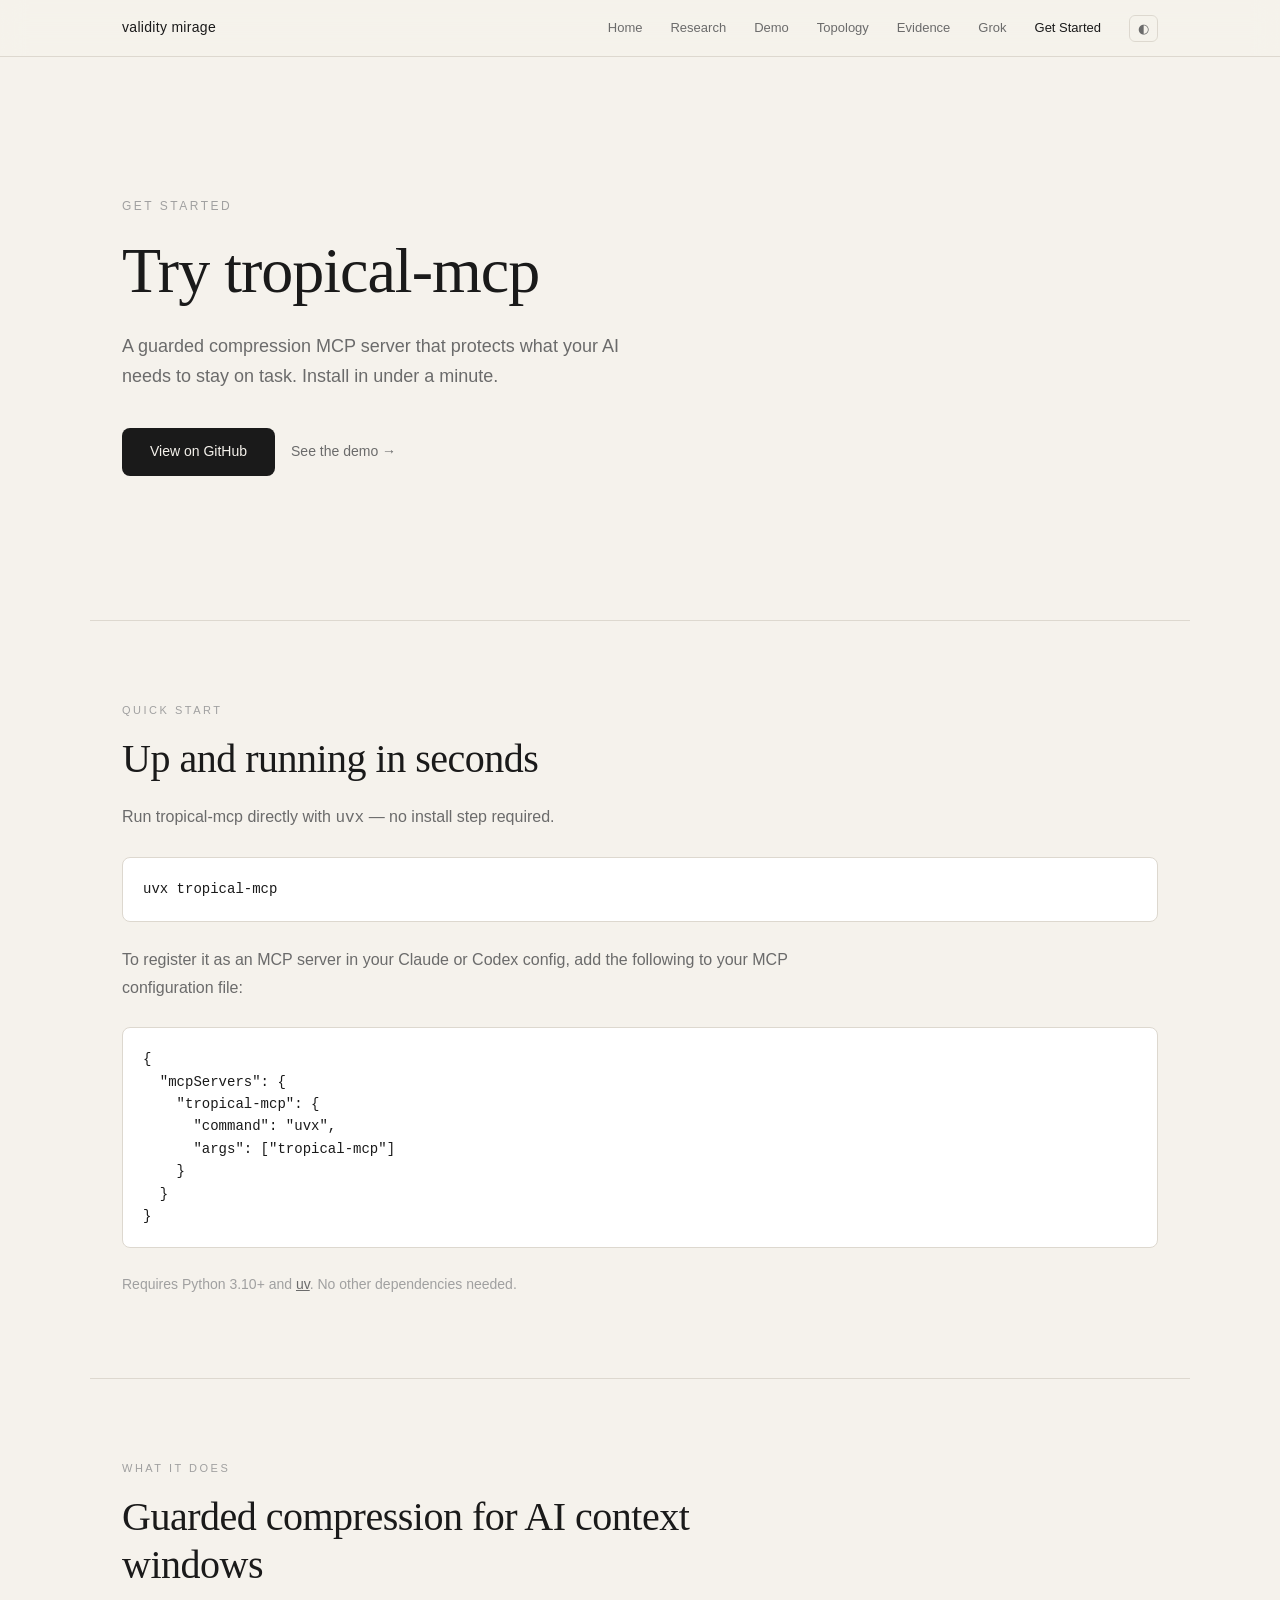
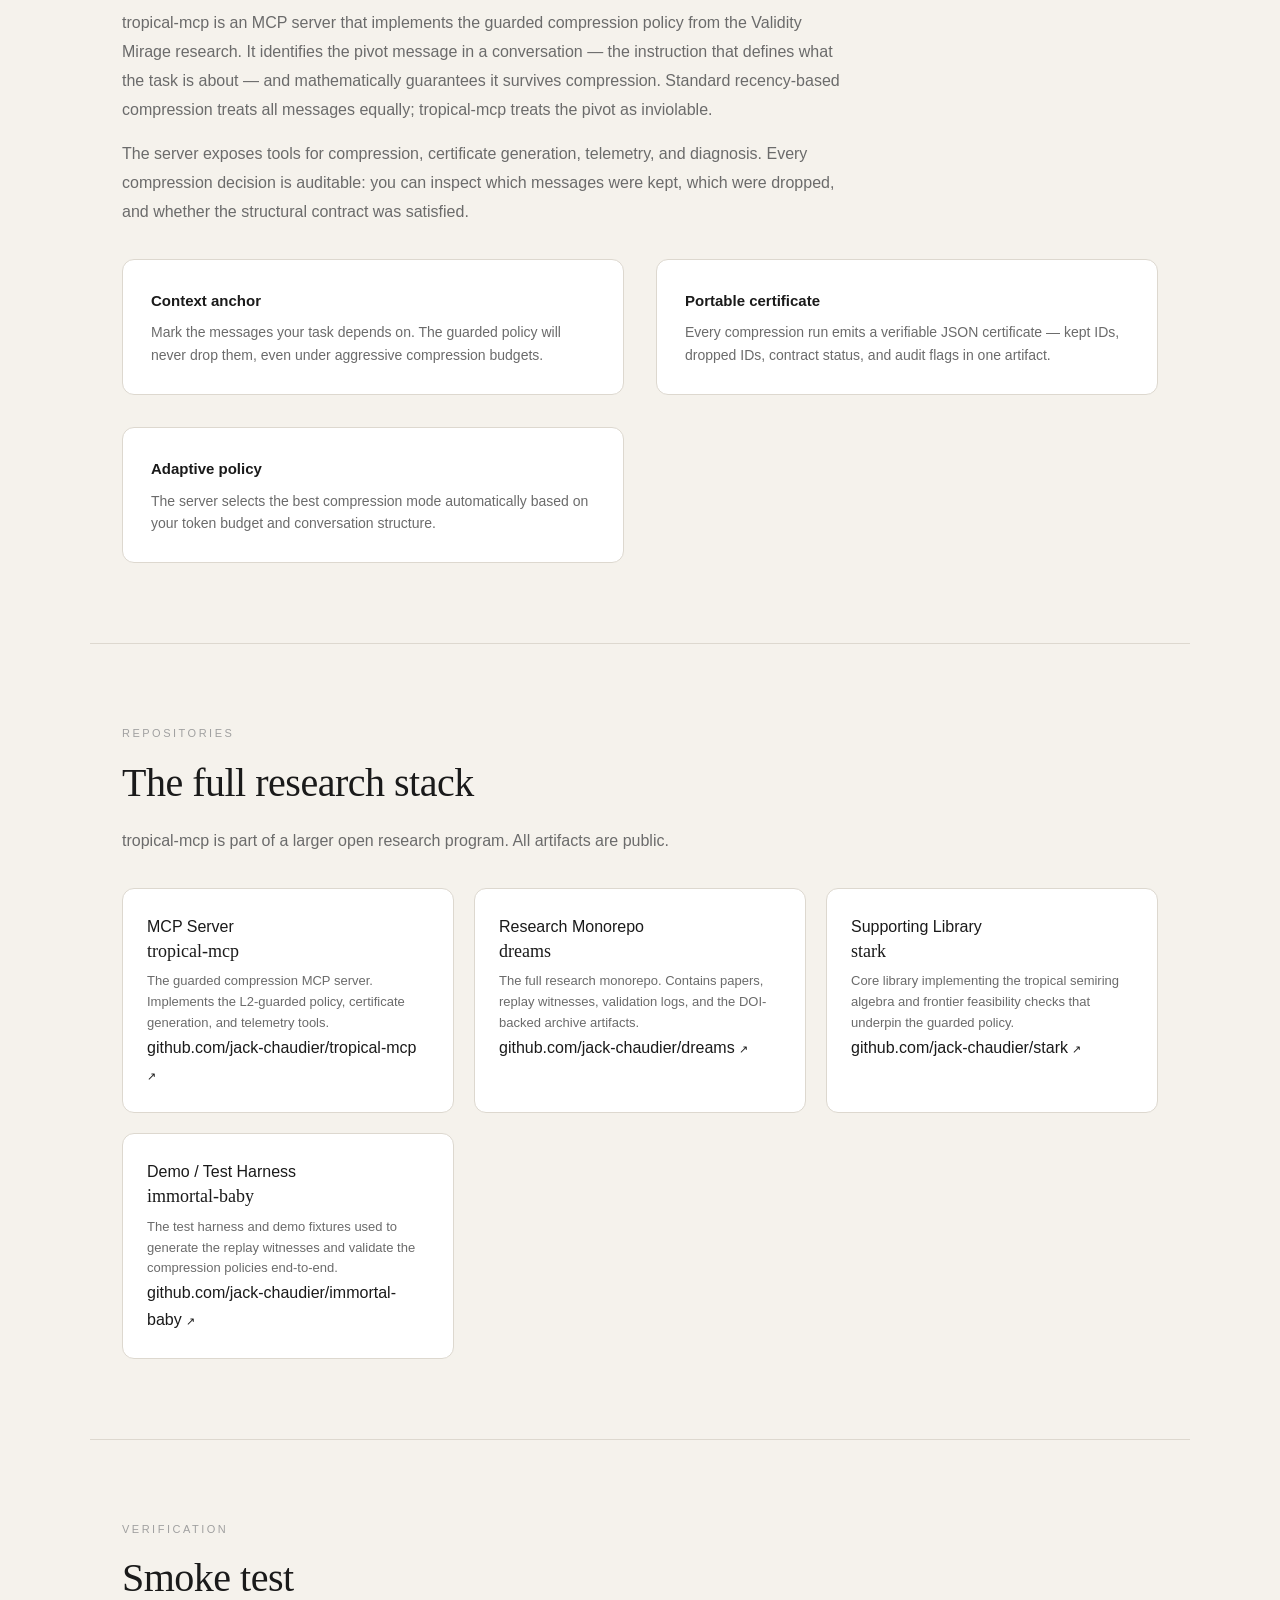
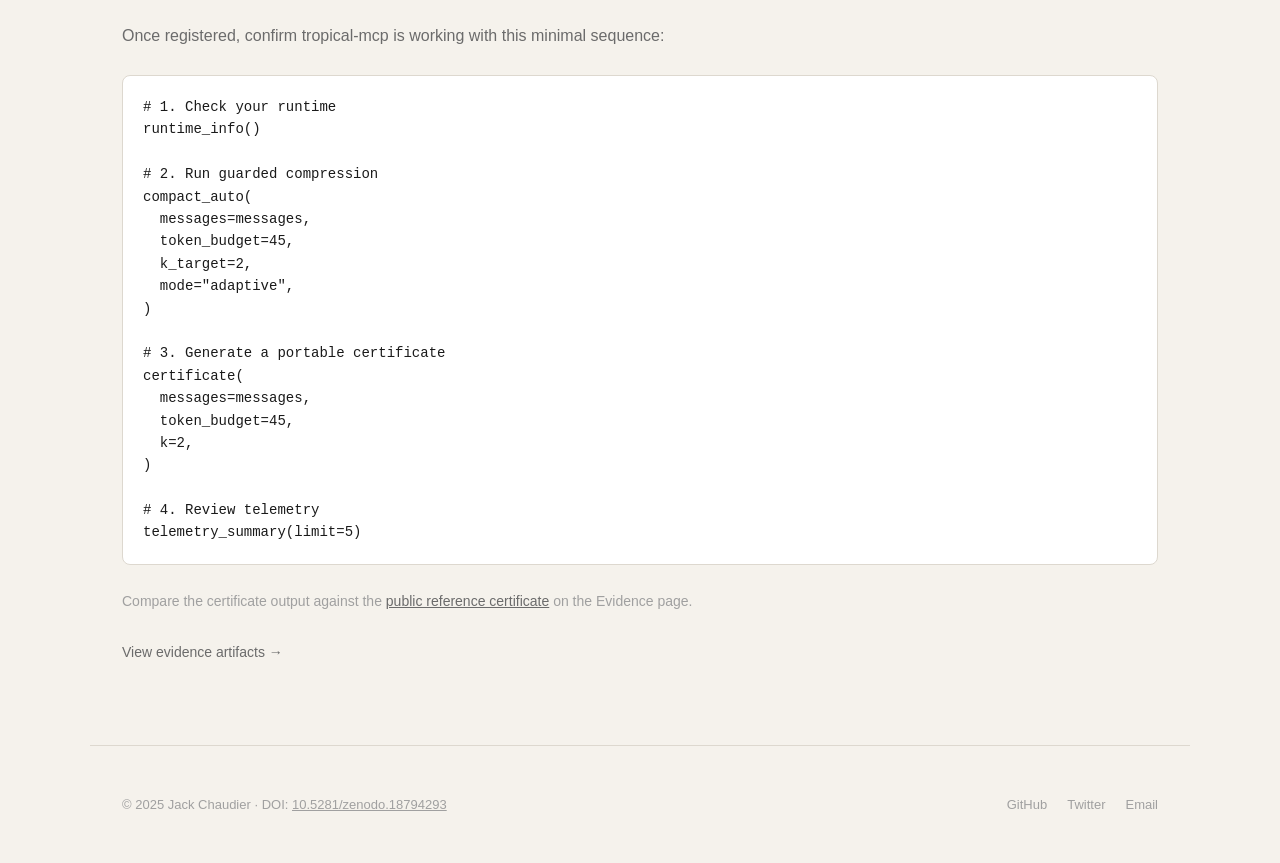
<file: site/get-started.html>
<!doctype html>
<html lang="en">
<head>
  <meta charset="UTF-8">
  <meta name="viewport" content="width=device-width, initial-scale=1.0">
  <title>Get Started | The Validity Mirage</title>
  <meta name="description" content="Install tropical-mcp in under a minute and start detecting context compression failures in your AI workflows.">
  <meta name="author" content="Jack Chaudier Gaffney">
  <meta id="themeColorMeta" name="theme-color" content="#f5f2ec">
  <meta name="color-scheme" content="light dark">
  <link rel="canonical" href="https://dreams-dun.vercel.app/get-started">
  <meta property="og:type" content="website">
  <meta property="og:site_name" content="The Validity Mirage">
  <meta property="og:title" content="Get Started | The Validity Mirage">
  <meta property="og:description" content="Install tropical-mcp in under a minute and start detecting context compression failures in your AI workflows.">
  <meta property="og:url" content="https://dreams-dun.vercel.app/get-started">
  <meta property="og:image" content="https://dreams-dun.vercel.app/social-card.png">
  <meta name="twitter:card" content="summary_large_image">
  <meta name="twitter:site" content="@jackcgaffney">
  <meta name="twitter:title" content="Get Started | The Validity Mirage">
  <meta name="twitter:description" content="Install tropical-mcp in under a minute and start detecting context compression failures in your AI workflows.">
  <meta name="twitter:image" content="https://dreams-dun.vercel.app/social-card.png">
  <link rel="icon" type="image/svg+xml" href="./favicon.svg">
  <link rel="stylesheet" href="./styles.css">
  <script>
  (function(){
    try{var q=new URLSearchParams(location.search).get('theme'),s=localStorage.getItem('miragekit-theme'),
    d=matchMedia('(prefers-color-scheme:dark)').matches,
    t=q==='dark'||q==='light'?q:s==='dark'||s==='light'?s:d?'dark':'light';
    document.documentElement.dataset.theme=t;
    var m=document.getElementById('themeColorMeta');
    if(m)m.setAttribute('content',t==='dark'?'#111110':'#f5f2ec');
    }catch(e){document.documentElement.dataset.theme='light';}
  })();
  </script>
</head>
<body>

<nav>
  <div class="nav-inner">
    <a href="/" class="nav-logo">validity mirage</a>
    <div class="nav-links">
      <a href="/">Home</a><a href="/research">Research</a><a href="/demo">Demo</a>
      <a href="/topology-demo">Topology</a>
      <a href="/evidence">Evidence</a><a href="/grok">Grok</a><a href="/get-started" class="active">Get Started</a>
      <button class="theme-btn" id="themeToggle" aria-label="Toggle theme">◐</button>
    </div>
    <button class="nav-hamburger" id="hamburgerBtn" aria-label="Menu">☰</button>
  </div>
  <div class="nav-mobile-panel" id="mobilePanel">
    <a href="/">Home</a><a href="/research">Research</a><a href="/demo">Demo</a>
    <a href="/topology-demo">Topology</a>
    <a href="/evidence">Evidence</a><a href="/grok">Grok</a><a href="/get-started">Get Started</a>
  </div>
</nav>

<section class="hero">
  <div class="hero-eyebrow">Get Started</div>
  <h1>Try tropical-mcp</h1>
  <p class="hero-sub">A guarded compression MCP server that protects what your AI needs to stay on task. Install in under a minute.</p>
  <div class="hero-actions">
    <a href="https://github.com/jack-chaudier/tropical-mcp" class="btn-primary" target="_blank" rel="noopener">View on GitHub</a>
    <a href="/demo" class="btn-ghost">See the demo →</a>
  </div>
</section>

<hr class="section-divider">
<section class="section reveal">
  <div class="section-label">Quick Start</div>
  <h2>Up and running in seconds</h2>
  <p>Run tropical-mcp directly with <code>uvx</code> — no install step required.</p>

  <pre class="code-block" style="margin: 24px 0;">uvx tropical-mcp</pre>

  <p>To register it as an MCP server in your Claude or Codex config, add the following to your MCP configuration file:</p>

  <pre class="code-block" style="margin: 24px 0;">{
  "mcpServers": {
    "tropical-mcp": {
      "command": "uvx",
      "args": ["tropical-mcp"]
    }
  }
}</pre>

  <p style="font-size: 14px; color: var(--ink-tertiary); margin-top: 12px;">Requires Python 3.10+ and <a href="https://docs.astral.sh/uv/" target="_blank" rel="noopener" style="color: var(--ink-secondary);">uv</a>. No other dependencies needed.</p>
</section>

<hr class="section-divider">
<section class="section reveal">
  <div class="section-label">What It Does</div>
  <h2>Guarded compression for AI context windows</h2>
  <p>tropical-mcp is an MCP server that implements the guarded compression policy from the Validity Mirage research. It identifies the pivot message in a conversation — the instruction that defines what the task is about — and mathematically guarantees it survives compression. Standard recency-based compression treats all messages equally; tropical-mcp treats the pivot as inviolable.</p>
  <p style="margin-top: 16px;">The server exposes tools for compression, certificate generation, telemetry, and diagnosis. Every compression decision is auditable: you can inspect which messages were kept, which were dropped, and whether the structural contract was satisfied.</p>
  <div class="problem-grid" style="margin-top: 32px;">
    <div class="card">
      <h3>Context anchor</h3>
      <p>Mark the messages your task depends on. The guarded policy will never drop them, even under aggressive compression budgets.</p>
    </div>
    <div class="card">
      <h3>Portable certificate</h3>
      <p>Every compression run emits a verifiable JSON certificate — kept IDs, dropped IDs, contract status, and audit flags in one artifact.</p>
    </div>
    <div class="card">
      <h3>Adaptive policy</h3>
      <p>The server selects the best compression mode automatically based on your token budget and conversation structure.</p>
    </div>
  </div>
</section>

<hr class="section-divider">
<section class="section reveal">
  <div class="section-label">Repositories</div>
  <h2>The full research stack</h2>
  <p>tropical-mcp is part of a larger open research program. All artifacts are public.</p>
  <div class="repo-grid" style="display: grid; grid-template-columns: repeat(auto-fit, minmax(260px, 1fr)); gap: 20px; margin-top: 32px;">
    <a class="paper-card" href="https://github.com/jack-chaudier/tropical-mcp" target="_blank" rel="noopener" style="text-decoration: none;">
      <div class="paper-card-meta">MCP Server</div>
      <h3 class="paper-card-title">tropical-mcp</h3>
      <p class="paper-card-desc">The guarded compression MCP server. Implements the L2-guarded policy, certificate generation, and telemetry tools.</p>
      <span class="paper-card-link">github.com/jack-chaudier/tropical-mcp <span style="font-size: 11px;">↗</span></span>
    </a>
    <a class="paper-card" href="https://github.com/jack-chaudier/dreams" target="_blank" rel="noopener" style="text-decoration: none;">
      <div class="paper-card-meta">Research Monorepo</div>
      <h3 class="paper-card-title">dreams</h3>
      <p class="paper-card-desc">The full research monorepo. Contains papers, replay witnesses, validation logs, and the DOI-backed archive artifacts.</p>
      <span class="paper-card-link">github.com/jack-chaudier/dreams <span style="font-size: 11px;">↗</span></span>
    </a>
    <a class="paper-card" href="https://github.com/jack-chaudier/stark" target="_blank" rel="noopener" style="text-decoration: none;">
      <div class="paper-card-meta">Supporting Library</div>
      <h3 class="paper-card-title">stark</h3>
      <p class="paper-card-desc">Core library implementing the tropical semiring algebra and frontier feasibility checks that underpin the guarded policy.</p>
      <span class="paper-card-link">github.com/jack-chaudier/stark <span style="font-size: 11px;">↗</span></span>
    </a>
    <a class="paper-card" href="https://github.com/jack-chaudier/immortal-baby" target="_blank" rel="noopener" style="text-decoration: none;">
      <div class="paper-card-meta">Demo / Test Harness</div>
      <h3 class="paper-card-title">immortal-baby</h3>
      <p class="paper-card-desc">The test harness and demo fixtures used to generate the replay witnesses and validate the compression policies end-to-end.</p>
      <span class="paper-card-link">github.com/jack-chaudier/immortal-baby <span style="font-size: 11px;">↗</span></span>
    </a>
  </div>
</section>

<hr class="section-divider">
<section class="section reveal">
  <div class="section-label">Verification</div>
  <h2>Smoke test</h2>
  <p>Once registered, confirm tropical-mcp is working with this minimal sequence:</p>
  <pre class="code-block" style="margin: 24px 0;"># 1. Check your runtime
runtime_info()

# 2. Run guarded compression
compact_auto(
  messages=messages,
  token_budget=45,
  k_target=2,
  mode="adaptive",
)

# 3. Generate a portable certificate
certificate(
  messages=messages,
  token_budget=45,
  k=2,
)

# 4. Review telemetry
telemetry_summary(limit=5)</pre>
  <p style="font-size: 14px; color: var(--ink-tertiary);">Compare the certificate output against the <a href="/results/certificates/memory_safety_certificate.json" target="_blank" rel="noopener" style="color: var(--ink-secondary);">public reference certificate</a> on the Evidence page.</p>
  <div style="margin-top: 24px;">
    <a href="/evidence" class="btn-ghost">View evidence artifacts →</a>
  </div>
</section>

<footer>
  <div class="footer-left">© 2025 Jack Chaudier · DOI: <a href="https://doi.org/10.5281/zenodo.18794293" style="color: inherit;">10.5281/zenodo.18794293</a></div>
  <div class="footer-links">
    <a href="https://github.com/jack-chaudier/dreams">GitHub</a>
    <a href="https://x.com/jackcgaffney">Twitter</a>
    <a href="mailto:jack@miragekit.dev">Email</a>
  </div>
</footer>

<script>
(function(){
  var KEY='miragekit-theme',toggle=document.getElementById('themeToggle'),
      hamburger=document.getElementById('hamburgerBtn'),panel=document.getElementById('mobilePanel'),
      meta=document.getElementById('themeColorMeta');
  if(toggle)toggle.addEventListener('click',function(){
    var c=document.documentElement.dataset.theme,n=c==='dark'?'light':'dark';
    document.documentElement.dataset.theme=n;
    try{localStorage.setItem(KEY,n);}catch(e){}
    if(meta)meta.setAttribute('content',n==='dark'?'#111110':'#f5f2ec');
  });
  if(hamburger&&panel){
    hamburger.addEventListener('click',function(){
      panel.classList.toggle('open');
      hamburger.textContent=panel.classList.contains('open')?'✕':'☰';
    });
    panel.querySelectorAll('a').forEach(function(a){
      a.addEventListener('click',function(){panel.classList.remove('open');hamburger.textContent='☰';});
    });
  }
  var els=document.querySelectorAll('.reveal');
  if(!('IntersectionObserver' in window)){els.forEach(function(el){el.classList.add('revealed');});return;}
  var obs=new IntersectionObserver(function(entries){
    entries.forEach(function(e){if(e.isIntersecting){e.target.classList.add('revealed');obs.unobserve(e.target);}});
  },{threshold:0.1,rootMargin:'0px 0px -40px 0px'});
  els.forEach(function(el){obs.observe(el);});
})();
</script>

</body>
</html>
</file>
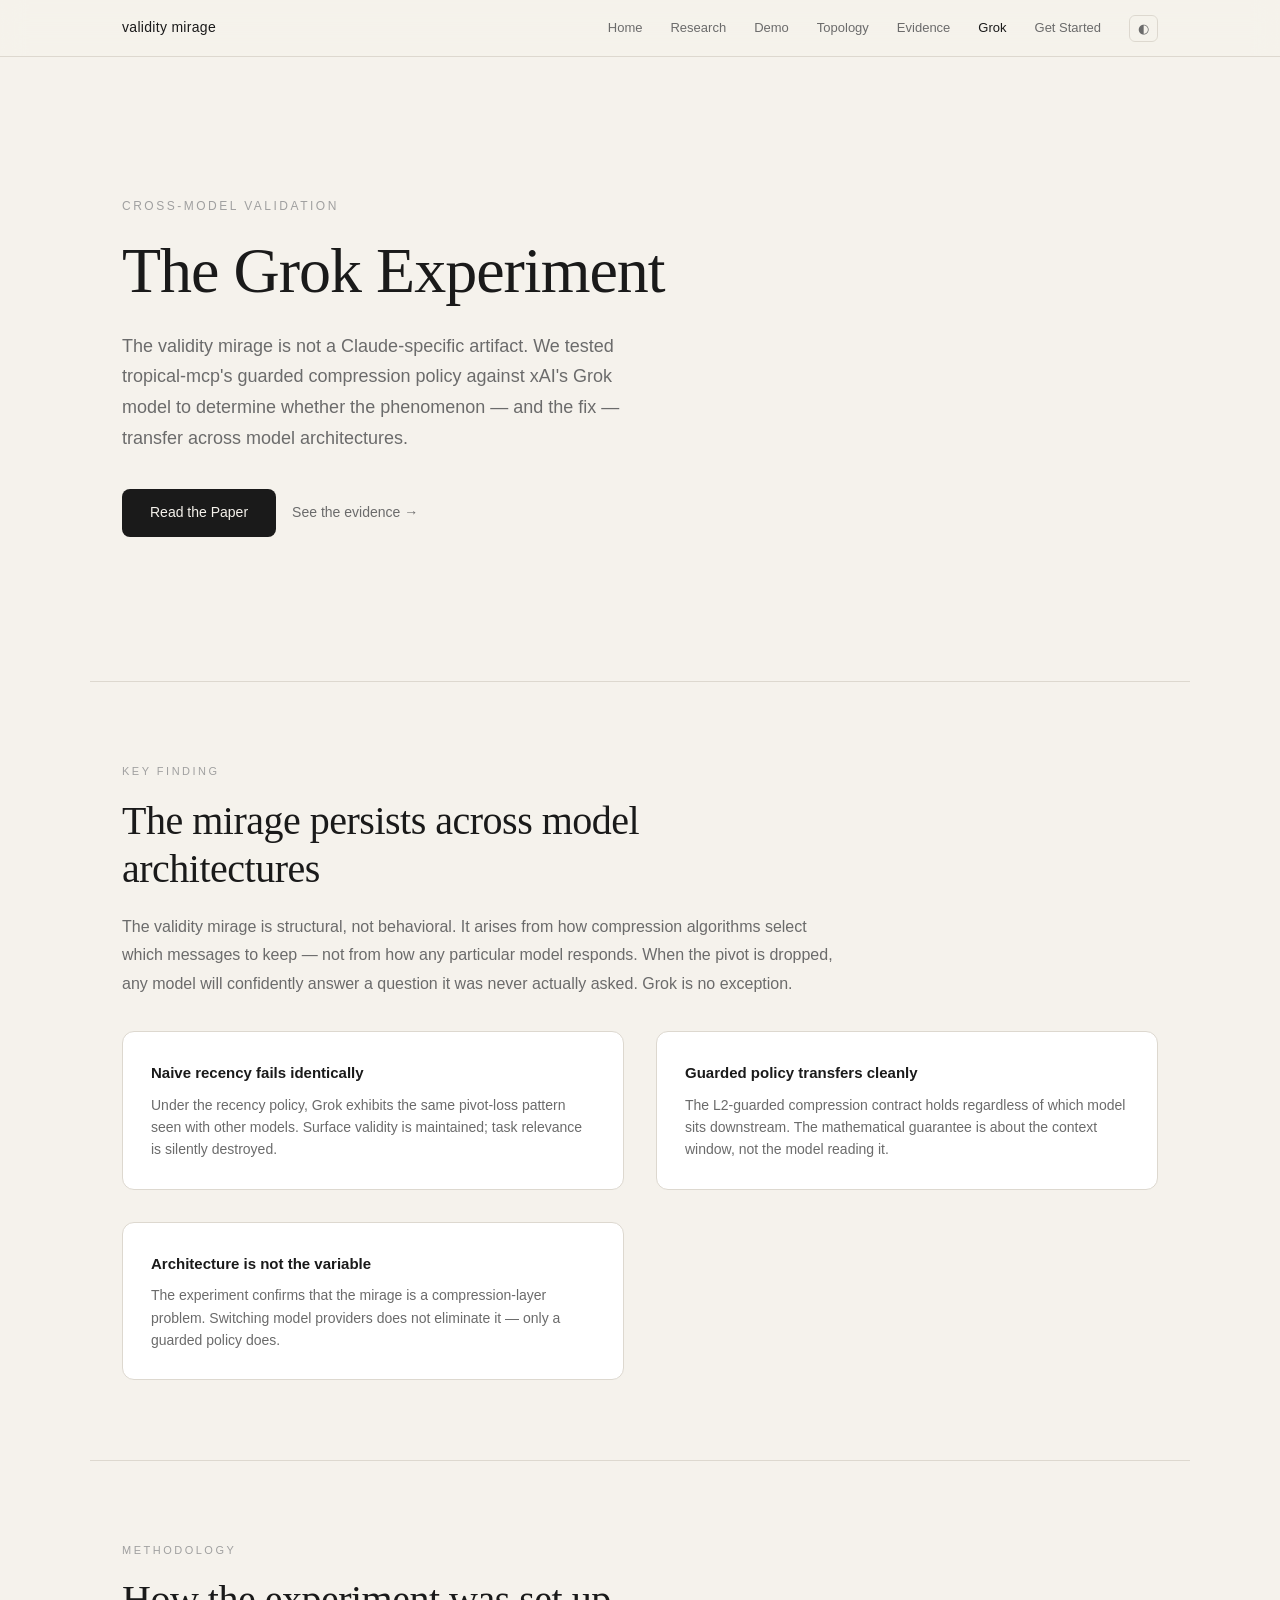
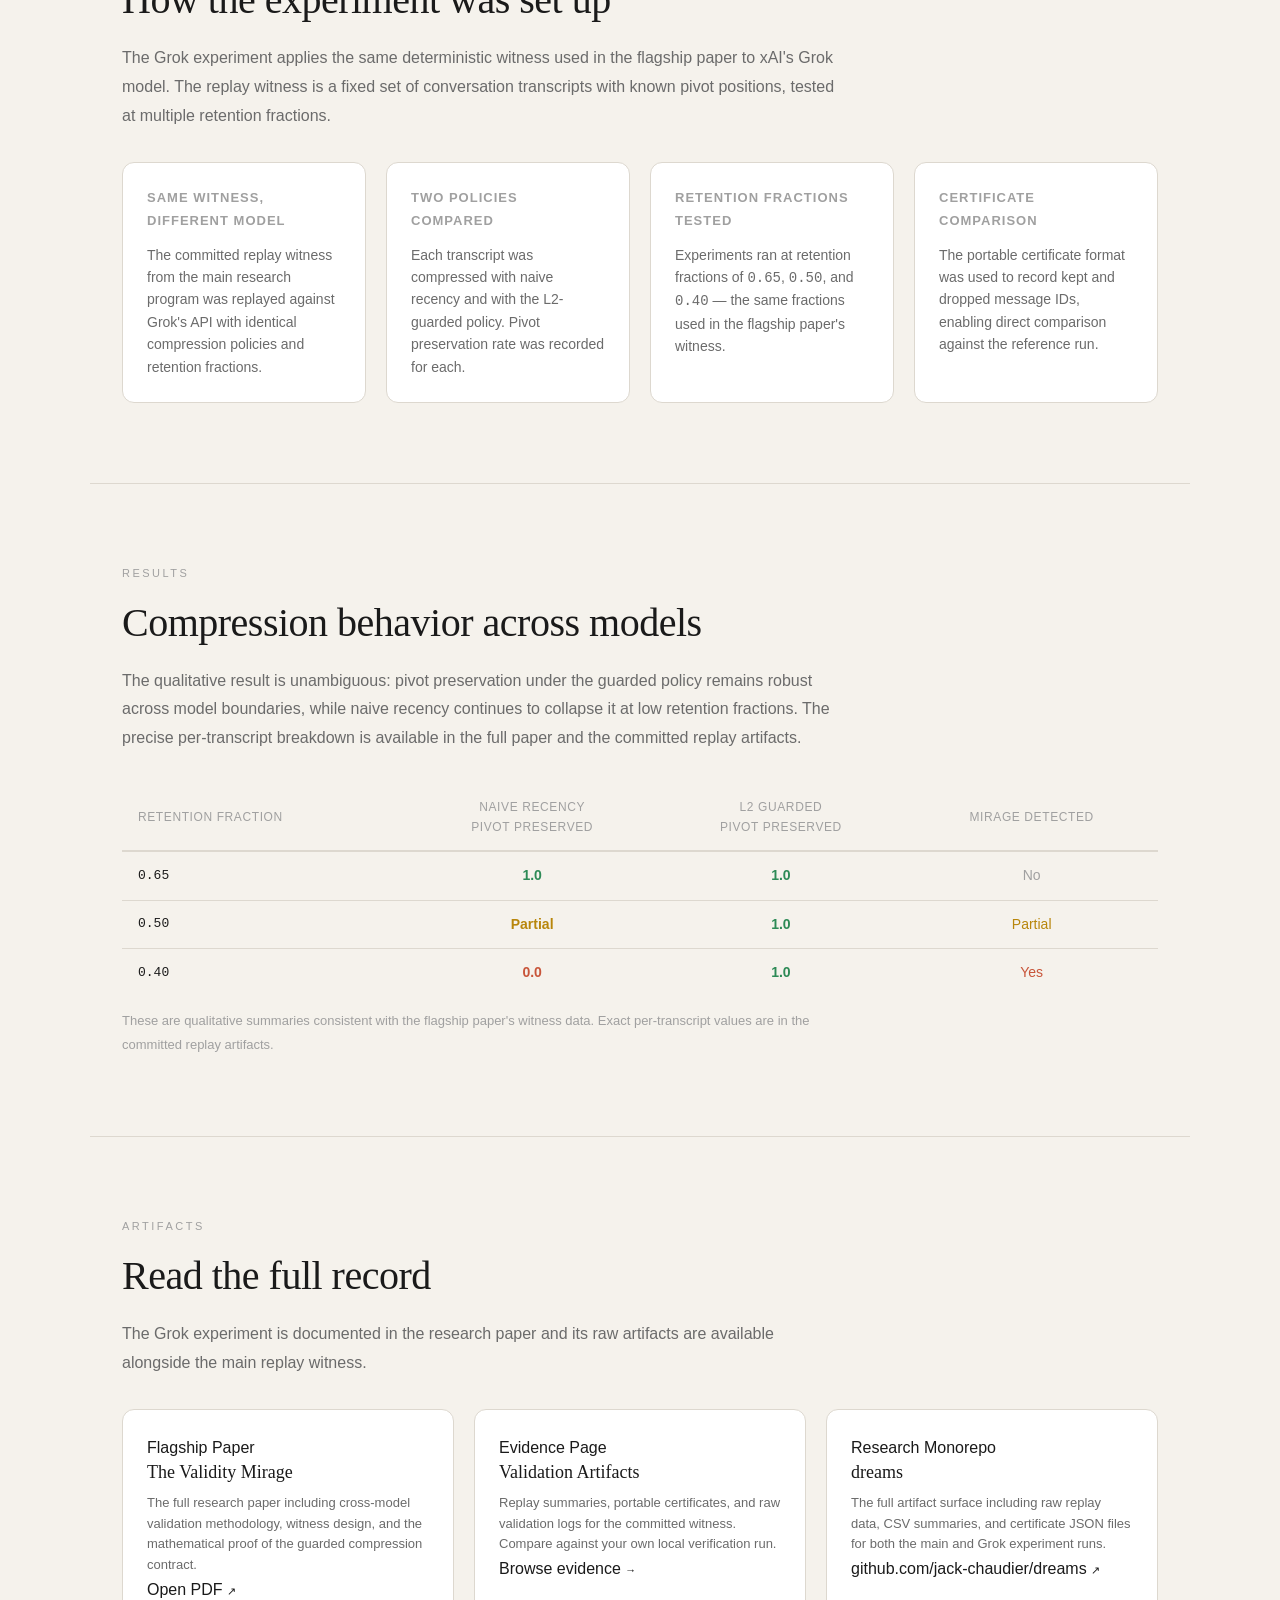
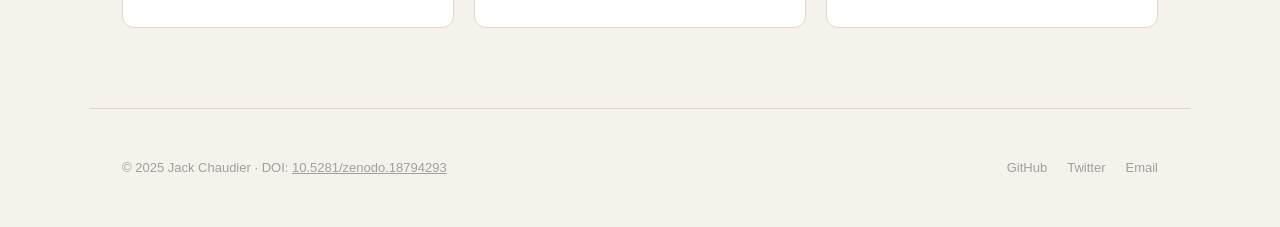
<file: site/grok.html>
<!doctype html>
<html lang="en">
<head>
  <meta charset="UTF-8">
  <meta name="viewport" content="width=device-width, initial-scale=1.0">
  <title>Grok Experiment | The Validity Mirage</title>
  <meta name="description" content="Cross-model validation of the validity mirage: testing tropical-mcp's guarded compression against xAI's Grok model.">
  <meta name="author" content="Jack Chaudier Gaffney">
  <meta id="themeColorMeta" name="theme-color" content="#f5f2ec">
  <meta name="color-scheme" content="light dark">
  <link rel="canonical" href="https://dreams-dun.vercel.app/grok">
  <meta property="og:type" content="website">
  <meta property="og:site_name" content="The Validity Mirage">
  <meta property="og:title" content="Grok Experiment | The Validity Mirage">
  <meta property="og:description" content="Cross-model validation of the validity mirage: testing tropical-mcp's guarded compression against xAI's Grok model.">
  <meta property="og:url" content="https://dreams-dun.vercel.app/grok">
  <meta property="og:image" content="https://dreams-dun.vercel.app/social-card.png">
  <meta name="twitter:card" content="summary_large_image">
  <meta name="twitter:site" content="@jackcgaffney">
  <meta name="twitter:title" content="Grok Experiment | The Validity Mirage">
  <meta name="twitter:description" content="Cross-model validation of the validity mirage: testing tropical-mcp's guarded compression against xAI's Grok model.">
  <meta name="twitter:image" content="https://dreams-dun.vercel.app/social-card.png">
  <link rel="icon" type="image/svg+xml" href="./favicon.svg">
  <link rel="stylesheet" href="./styles.css">
  <script>
  (function(){
    try{var q=new URLSearchParams(location.search).get('theme'),s=localStorage.getItem('miragekit-theme'),
    d=matchMedia('(prefers-color-scheme:dark)').matches,
    t=q==='dark'||q==='light'?q:s==='dark'||s==='light'?s:d?'dark':'light';
    document.documentElement.dataset.theme=t;
    var m=document.getElementById('themeColorMeta');
    if(m)m.setAttribute('content',t==='dark'?'#111110':'#f5f2ec');
    }catch(e){document.documentElement.dataset.theme='light';}
  })();
  </script>
</head>
<body>

<nav>
  <div class="nav-inner">
    <a href="/" class="nav-logo">validity mirage</a>
    <div class="nav-links">
      <a href="/">Home</a><a href="/research">Research</a><a href="/demo">Demo</a>
      <a href="/topology-demo">Topology</a>
      <a href="/evidence">Evidence</a><a href="/grok" class="active">Grok</a><a href="/get-started">Get Started</a>
      <button class="theme-btn" id="themeToggle" aria-label="Toggle theme">◐</button>
    </div>
    <button class="nav-hamburger" id="hamburgerBtn" aria-label="Menu">☰</button>
  </div>
  <div class="nav-mobile-panel" id="mobilePanel">
    <a href="/">Home</a><a href="/research">Research</a><a href="/demo">Demo</a>
    <a href="/topology-demo">Topology</a>
    <a href="/evidence">Evidence</a><a href="/grok">Grok</a><a href="/get-started">Get Started</a>
  </div>
</nav>

<section class="hero">
  <div class="hero-eyebrow">Cross-Model Validation</div>
  <h1>The Grok Experiment</h1>
  <p class="hero-sub">The validity mirage is not a Claude-specific artifact. We tested tropical-mcp's guarded compression policy against xAI's Grok model to determine whether the phenomenon — and the fix — transfer across model architectures.</p>
  <div class="hero-actions">
    <a href="/papers/paper_03_validity_mirage_compression.pdf" class="btn-primary" target="_blank" rel="noopener">Read the Paper</a>
    <a href="/evidence" class="btn-ghost">See the evidence →</a>
  </div>
</section>

<hr class="section-divider">
<section class="section reveal">
  <div class="section-label">Key Finding</div>
  <h2>The mirage persists across model architectures</h2>
  <p>The validity mirage is structural, not behavioral. It arises from how compression algorithms select which messages to keep — not from how any particular model responds. When the pivot is dropped, any model will confidently answer a question it was never actually asked. Grok is no exception.</p>
  <div class="problem-grid" style="margin-top: 32px;">
    <div class="card">
      <h3>Naive recency fails identically</h3>
      <p>Under the recency policy, Grok exhibits the same pivot-loss pattern seen with other models. Surface validity is maintained; task relevance is silently destroyed.</p>
    </div>
    <div class="card">
      <h3>Guarded policy transfers cleanly</h3>
      <p>The L2-guarded compression contract holds regardless of which model sits downstream. The mathematical guarantee is about the context window, not the model reading it.</p>
    </div>
    <div class="card">
      <h3>Architecture is not the variable</h3>
      <p>The experiment confirms that the mirage is a compression-layer problem. Switching model providers does not eliminate it — only a guarded policy does.</p>
    </div>
  </div>
</section>

<hr class="section-divider">
<section class="section reveal">
  <div class="section-label">Methodology</div>
  <h2>How the experiment was set up</h2>
  <p>The Grok experiment applies the same deterministic witness used in the flagship paper to xAI's Grok model. The replay witness is a fixed set of conversation transcripts with known pivot positions, tested at multiple retention fractions.</p>

  <div style="margin-top: 32px; display: grid; grid-template-columns: repeat(auto-fit, minmax(240px, 1fr)); gap: 20px;">
    <div class="formula-card">
      <h3>Same witness, different model</h3>
      <p style="font-size: 14px; color: var(--ink-secondary); line-height: 1.6;">The committed replay witness from the main research program was replayed against Grok's API with identical compression policies and retention fractions.</p>
    </div>
    <div class="formula-card">
      <h3>Two policies compared</h3>
      <p style="font-size: 14px; color: var(--ink-secondary); line-height: 1.6;">Each transcript was compressed with naive recency and with the L2-guarded policy. Pivot preservation rate was recorded for each.</p>
    </div>
    <div class="formula-card">
      <h3>Retention fractions tested</h3>
      <p style="font-size: 14px; color: var(--ink-secondary); line-height: 1.6;">Experiments ran at retention fractions of <code>0.65</code>, <code>0.50</code>, and <code>0.40</code> — the same fractions used in the flagship paper's witness.</p>
    </div>
    <div class="formula-card">
      <h3>Certificate comparison</h3>
      <p style="font-size: 14px; color: var(--ink-secondary); line-height: 1.6;">The portable certificate format was used to record kept and dropped message IDs, enabling direct comparison against the reference run.</p>
    </div>
  </div>
</section>

<hr class="section-divider">
<section class="section reveal">
  <div class="section-label">Results</div>
  <h2>Compression behavior across models</h2>
  <p>The qualitative result is unambiguous: pivot preservation under the guarded policy remains robust across model boundaries, while naive recency continues to collapse it at low retention fractions. The precise per-transcript breakdown is available in the full paper and the committed replay artifacts.</p>

  <div style="margin-top: 32px; overflow-x: auto;">
    <table style="width: 100%; border-collapse: collapse; font-size: 14px;">
      <thead>
        <tr style="border-bottom: 2px solid var(--rule);">
          <th style="text-align: left; padding: 12px 16px; color: var(--ink-tertiary); font-weight: 500; letter-spacing: 0.05em; font-size: 12px; text-transform: uppercase;">Retention Fraction</th>
          <th style="text-align: center; padding: 12px 16px; color: var(--ink-tertiary); font-weight: 500; letter-spacing: 0.05em; font-size: 12px; text-transform: uppercase;">Naive Recency<br>Pivot Preserved</th>
          <th style="text-align: center; padding: 12px 16px; color: var(--ink-tertiary); font-weight: 500; letter-spacing: 0.05em; font-size: 12px; text-transform: uppercase;">L2 Guarded<br>Pivot Preserved</th>
          <th style="text-align: center; padding: 12px 16px; color: var(--ink-tertiary); font-weight: 500; letter-spacing: 0.05em; font-size: 12px; text-transform: uppercase;">Mirage Detected</th>
        </tr>
      </thead>
      <tbody>
        <tr style="border-bottom: 1px solid var(--rule);">
          <td style="padding: 12px 16px; font-family: var(--mono); font-size: 13px;">0.65</td>
          <td style="padding: 12px 16px; text-align: center; color: var(--safe); font-weight: 600;">1.0</td>
          <td style="padding: 12px 16px; text-align: center; color: var(--safe); font-weight: 600;">1.0</td>
          <td style="padding: 12px 16px; text-align: center; color: var(--ink-tertiary);">No</td>
        </tr>
        <tr style="border-bottom: 1px solid var(--rule);">
          <td style="padding: 12px 16px; font-family: var(--mono); font-size: 13px;">0.50</td>
          <td style="padding: 12px 16px; text-align: center; color: var(--warn); font-weight: 600;">Partial</td>
          <td style="padding: 12px 16px; text-align: center; color: var(--safe); font-weight: 600;">1.0</td>
          <td style="padding: 12px 16px; text-align: center; color: var(--warn);">Partial</td>
        </tr>
        <tr>
          <td style="padding: 12px 16px; font-family: var(--mono); font-size: 13px;">0.40</td>
          <td style="padding: 12px 16px; text-align: center; color: var(--danger); font-weight: 600;">0.0</td>
          <td style="padding: 12px 16px; text-align: center; color: var(--safe); font-weight: 600;">1.0</td>
          <td style="padding: 12px 16px; text-align: center; color: var(--danger);">Yes</td>
        </tr>
      </tbody>
    </table>
  </div>
  <p style="font-size: 13px; color: var(--ink-tertiary); margin-top: 12px;">These are qualitative summaries consistent with the flagship paper's witness data. Exact per-transcript values are in the committed replay artifacts.</p>
</section>

<hr class="section-divider">
<section class="section reveal">
  <div class="section-label">Artifacts</div>
  <h2>Read the full record</h2>
  <p>The Grok experiment is documented in the research paper and its raw artifacts are available alongside the main replay witness.</p>
  <div style="display: grid; grid-template-columns: repeat(auto-fit, minmax(260px, 1fr)); gap: 20px; margin-top: 32px;">
    <a class="paper-card" href="/papers/paper_03_validity_mirage_compression.pdf" target="_blank" rel="noopener" style="text-decoration: none;">
      <div class="paper-card-meta">Flagship Paper</div>
      <h3 class="paper-card-title">The Validity Mirage</h3>
      <p class="paper-card-desc">The full research paper including cross-model validation methodology, witness design, and the mathematical proof of the guarded compression contract.</p>
      <span class="paper-card-link">Open PDF <span style="font-size: 11px;">↗</span></span>
    </a>
    <a class="paper-card" href="/evidence" style="text-decoration: none;">
      <div class="paper-card-meta">Evidence Page</div>
      <h3 class="paper-card-title">Validation Artifacts</h3>
      <p class="paper-card-desc">Replay summaries, portable certificates, and raw validation logs for the committed witness. Compare against your own local verification run.</p>
      <span class="paper-card-link">Browse evidence <span style="font-size: 11px;">→</span></span>
    </a>
    <a class="paper-card" href="https://github.com/jack-chaudier/dreams" target="_blank" rel="noopener" style="text-decoration: none;">
      <div class="paper-card-meta">Research Monorepo</div>
      <h3 class="paper-card-title">dreams</h3>
      <p class="paper-card-desc">The full artifact surface including raw replay data, CSV summaries, and certificate JSON files for both the main and Grok experiment runs.</p>
      <span class="paper-card-link">github.com/jack-chaudier/dreams <span style="font-size: 11px;">↗</span></span>
    </a>
  </div>
</section>

<footer>
  <div class="footer-left">© 2025 Jack Chaudier · DOI: <a href="https://doi.org/10.5281/zenodo.18794293" style="color: inherit;">10.5281/zenodo.18794293</a></div>
  <div class="footer-links">
    <a href="https://github.com/jack-chaudier/dreams">GitHub</a>
    <a href="https://x.com/jackcgaffney">Twitter</a>
    <a href="mailto:jack@miragekit.dev">Email</a>
  </div>
</footer>

<script>
(function(){
  var KEY='miragekit-theme',toggle=document.getElementById('themeToggle'),
      hamburger=document.getElementById('hamburgerBtn'),panel=document.getElementById('mobilePanel'),
      meta=document.getElementById('themeColorMeta');
  if(toggle)toggle.addEventListener('click',function(){
    var c=document.documentElement.dataset.theme,n=c==='dark'?'light':'dark';
    document.documentElement.dataset.theme=n;
    try{localStorage.setItem(KEY,n);}catch(e){}
    if(meta)meta.setAttribute('content',n==='dark'?'#111110':'#f5f2ec');
  });
  if(hamburger&&panel){
    hamburger.addEventListener('click',function(){
      panel.classList.toggle('open');
      hamburger.textContent=panel.classList.contains('open')?'✕':'☰';
    });
    panel.querySelectorAll('a').forEach(function(a){
      a.addEventListener('click',function(){panel.classList.remove('open');hamburger.textContent='☰';});
    });
  }
  var els=document.querySelectorAll('.reveal');
  if(!('IntersectionObserver' in window)){els.forEach(function(el){el.classList.add('revealed');});return;}
  var obs=new IntersectionObserver(function(entries){
    entries.forEach(function(e){if(e.isIntersecting){e.target.classList.add('revealed');obs.unobserve(e.target);}});
  },{threshold:0.1,rootMargin:'0px 0px -40px 0px'});
  els.forEach(function(el){obs.observe(el);});
})();
</script>

</body>
</html>
</file>
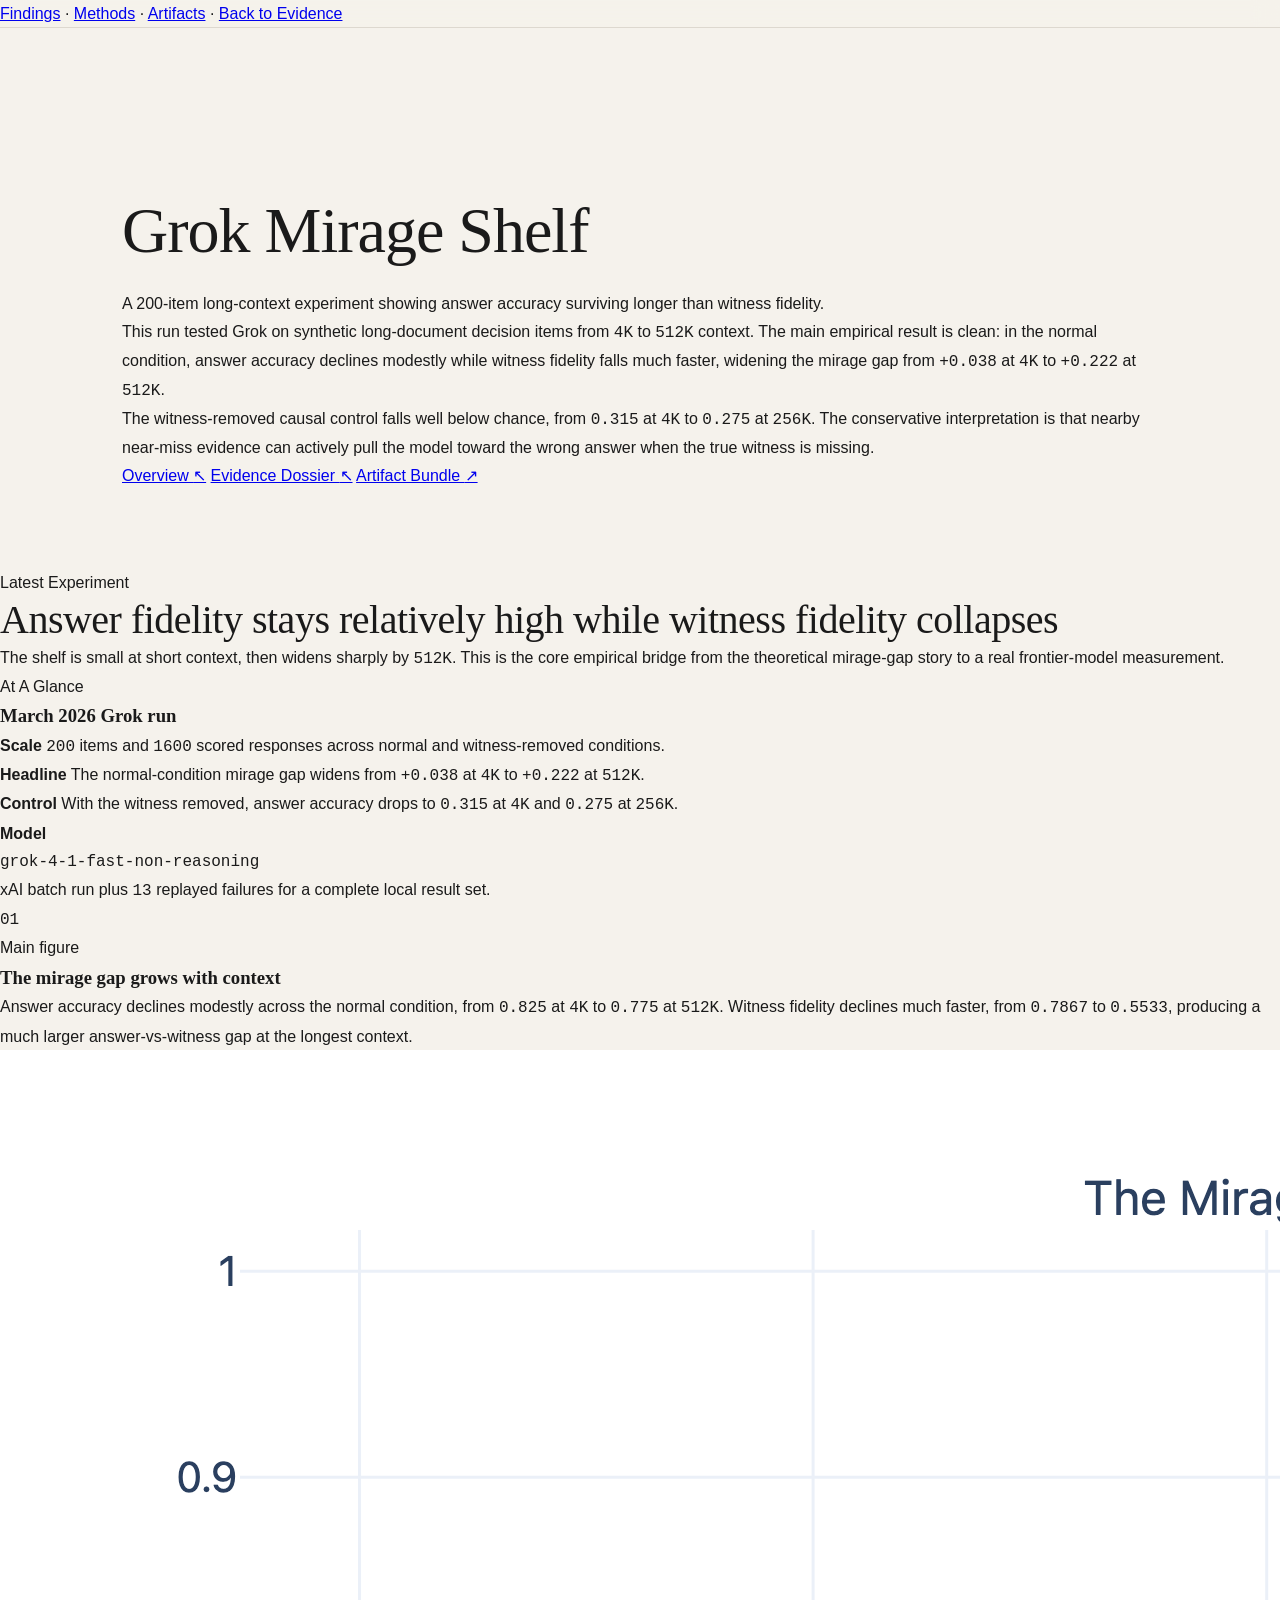
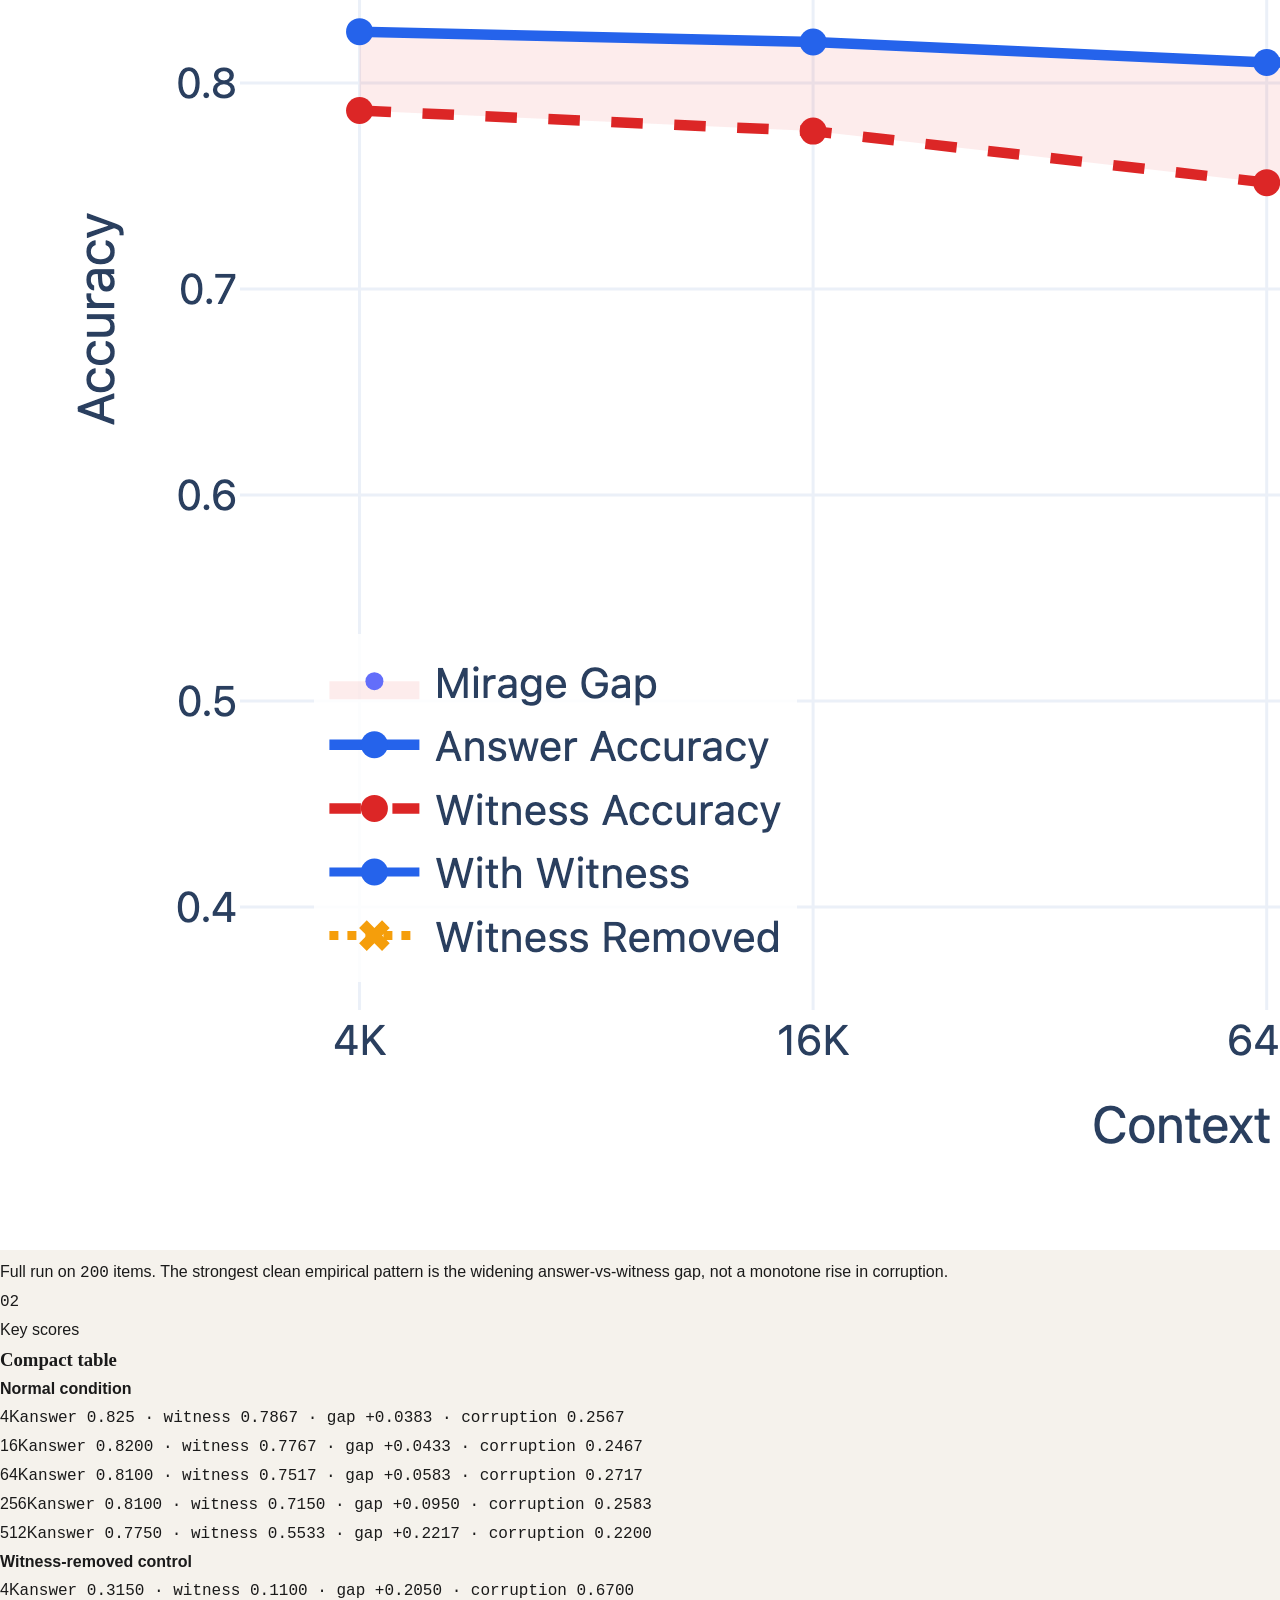
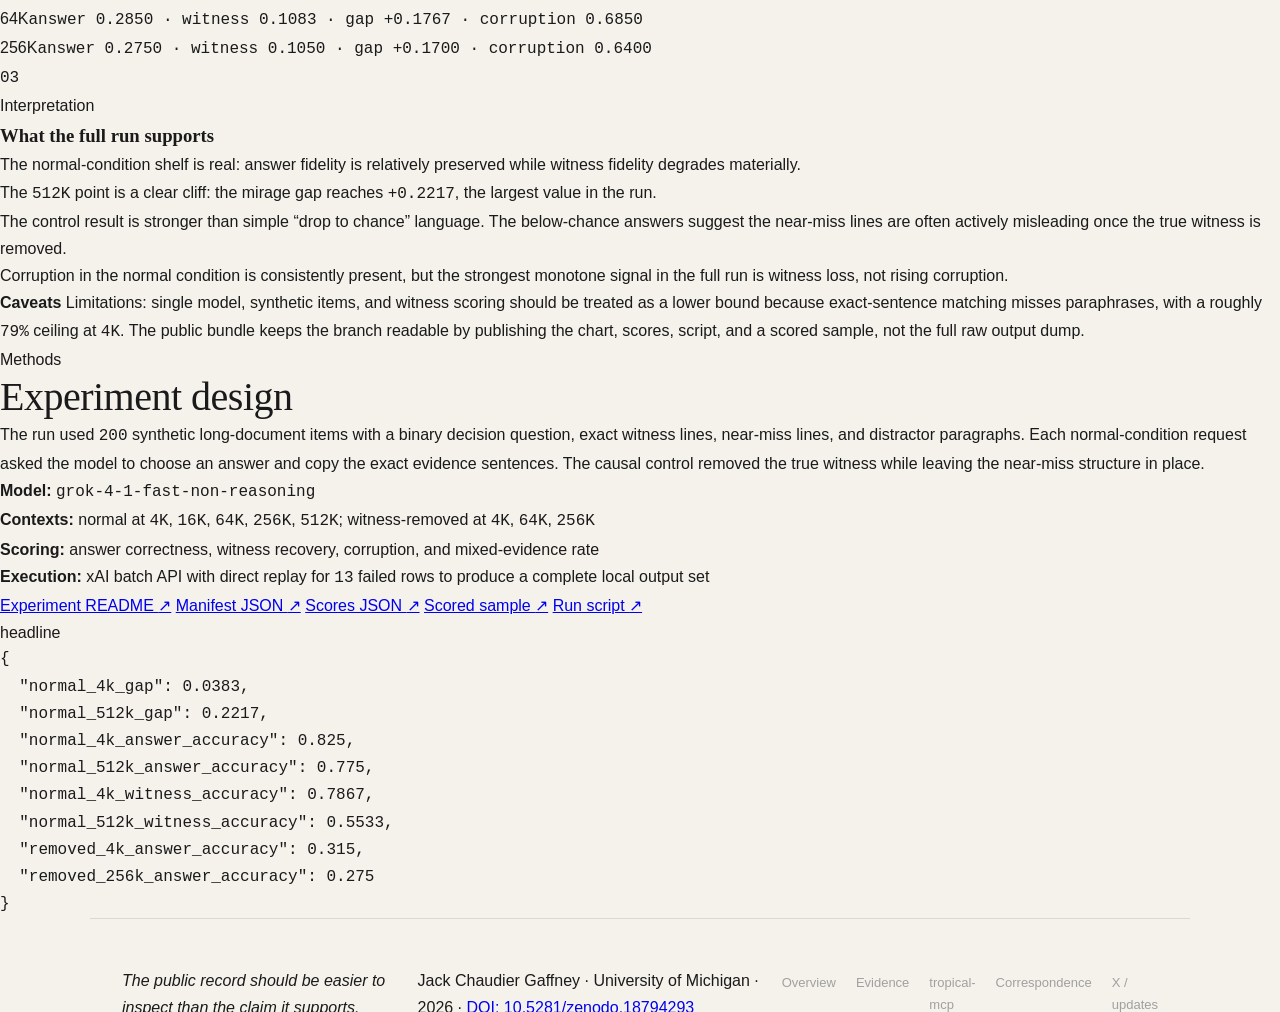
<file: site/mirage-shelf-grok-2026-03.html>
<!doctype html>
<html lang="en">
  <head>
    <meta charset="UTF-8" />
    <meta name="viewport" content="width=device-width, initial-scale=1.0" />
    <title>Grok Mirage Shelf | The Validity Mirage</title>
    <meta
      name="description"
      content="Full March 2026 Grok mirage-shelf experiment: 200 items, 4K to 512K context, widening answer-vs-witness gap, and a witness-removed causal control."
    />
    <meta name="author" content="Jack Chaudier Gaffney" />
    <meta id="themeColorMeta" name="theme-color" content="#1f3d63" />
    <meta name="color-scheme" content="light dark" />
    <meta name="robots" content="index,follow" />
    <link rel="canonical" href="https://dreams-dun.vercel.app/mirage-shelf-grok-2026-03" />
    <meta property="og:type" content="website" />
    <meta property="og:site_name" content="The Validity Mirage" />
    <meta property="og:title" content="Grok Mirage Shelf | The Validity Mirage" />
    <meta property="og:description" content="A 200-item Grok long-context experiment showing answer accuracy staying relatively stable while witness fidelity degrades sharply." />
    <meta property="og:url" content="https://dreams-dun.vercel.app/mirage-shelf-grok-2026-03" />
    <meta property="og:image" content="https://dreams-dun.vercel.app/results/mirage-shelf-grok-2026-03/mirage_shelf.png" />
    <meta property="og:image:alt" content="The Validity Mirage: full Grok mirage-shelf experiment and artifact bundle." />
    <meta name="twitter:card" content="summary_large_image" />
    <meta name="twitter:site" content="@jackcgaffney" />
    <meta name="twitter:creator" content="@jackcgaffney" />
    <meta name="twitter:title" content="Grok Mirage Shelf | The Validity Mirage" />
    <meta name="twitter:description" content="A 200-item Grok long-context experiment showing answer accuracy staying relatively stable while witness fidelity degrades sharply." />
    <meta name="twitter:image" content="https://dreams-dun.vercel.app/results/mirage-shelf-grok-2026-03/mirage_shelf.png" />
    <meta name="twitter:image:alt" content="The Validity Mirage: full Grok mirage-shelf experiment and artifact bundle." />
    <link rel="icon" type="image/svg+xml" href="./favicon.svg" />
    <script>
      (function () {
        try {
          var queryTheme = new URLSearchParams(window.location.search).get('theme');
          var storedTheme = localStorage.getItem('miragekit-theme');
          var prefersDark = window.matchMedia && window.matchMedia('(prefers-color-scheme: dark)').matches;
          var theme = queryTheme === 'dark' || queryTheme === 'light'
            ? queryTheme
            : (storedTheme === 'dark' || storedTheme === 'light'
              ? storedTheme
              : (prefersDark ? 'dark' : 'light'));
          document.documentElement.dataset.theme = theme;
          var themeColor = document.querySelector('meta[name="theme-color"]');
          if (themeColor) {
            themeColor.setAttribute('content', theme === 'dark' ? '#0c0f14' : '#faf8f4');
          }
        } catch (err) {
          document.documentElement.dataset.theme = 'light';
        }
      })();
    </script>
    <link rel="stylesheet" href="./styles.css" />
    <script defer src="./app.js"></script>
  </head>
  <body>
    <header class="hero hero-subpage fade-up">
      <h1 class="hero-title">Grok Mirage Shelf</h1>
      <p class="hero-subtitle">A 200-item long-context experiment showing answer accuracy surviving longer than witness fidelity.</p>
      <p class="hero-context">
        This run tested Grok on synthetic long-document decision items from <code>4K</code> to <code>512K</code> context.
        The main empirical result is clean: in the normal condition, answer accuracy declines modestly while witness fidelity falls much faster,
        widening the mirage gap from <code>+0.038</code> at <code>4K</code> to <code>+0.222</code> at <code>512K</code>.
      </p>
      <p class="hero-context-note">
        The witness-removed causal control falls well below chance, from <code>0.315</code> at <code>4K</code> to
        <code>0.275</code> at <code>256K</code>. The conservative interpretation is that nearby near-miss evidence can actively
        pull the model toward the wrong answer when the true witness is missing.
      </p>
      <div class="hero-links">
        <a class="hero-link" href="./">Overview <span class="link-arrow">&nwarr;</span></a>
        <a class="hero-link" href="/evidence">Evidence Dossier <span class="link-arrow">&nwarr;</span></a>
        <a class="hero-link" href="/results/mirage-shelf-grok-2026-03/README.md" target="_blank" rel="noopener">Artifact Bundle <span class="link-arrow">&nearr;</span></a>
      </div>
    </header>

    <nav class="section-nav" aria-label="Page sections">
      <a href="#findings">Findings</a>
      <span class="section-nav-sep">&middot;</span>
      <a href="#methods">Methods</a>
      <span class="section-nav-sep">&middot;</span>
      <a href="#artifacts">Artifacts</a>
      <span class="section-nav-sep">&middot;</span>
      <a href="/evidence">Back to Evidence</a>
    </nav>

    <main class="evidence-page">
      <section class="evidence-overview fade-up" id="findings" aria-label="Findings">
        <div class="evidence-overview-header">
          <div>
            <span class="section-kicker">Latest Experiment</span>
            <h2>Answer fidelity stays relatively high while witness fidelity collapses</h2>
          </div>
          <p class="evidence-intro">
            The shelf is small at short context, then widens sharply by <code>512K</code>. This is the core empirical bridge
            from the theoretical mirage-gap story to a real frontier-model measurement.
          </p>
        </div>

        <div class="evidence-ledger">
          <aside class="evidence-summary" aria-label="Experiment summary">
            <span class="evidence-summary-label">At A Glance</span>
            <h3>March 2026 Grok run</h3>
            <ul class="evidence-summary-list">
              <li>
                <strong>Scale</strong>
                <span><code>200</code> items and <code>1600</code> scored responses across normal and witness-removed conditions.</span>
              </li>
              <li>
                <strong>Headline</strong>
                <span>The normal-condition mirage gap widens from <code>+0.038</code> at <code>4K</code> to <code>+0.222</code> at <code>512K</code>.</span>
              </li>
              <li>
                <strong>Control</strong>
                <span>With the witness removed, answer accuracy drops to <code>0.315</code> at <code>4K</code> and <code>0.275</code> at <code>256K</code>.</span>
              </li>
            </ul>
            <p class="evidence-summary-note">
              <strong>Model</strong><br />
              <code>grok-4-1-fast-non-reasoning</code><br />
              xAI batch run plus <code>13</code> replayed failures for a complete local result set.
            </p>
          </aside>

          <div class="evidence-records">
            <article class="evidence-record">
              <div class="evidence-record-head">
                <span class="evidence-record-index mono">01</span>
                <div>
                  <span class="evidence-record-kicker">Main figure</span>
                  <h3>The mirage gap grows with context</h3>
                </div>
              </div>
              <p>
                Answer accuracy declines modestly across the normal condition, from <code>0.825</code> at <code>4K</code> to
                <code>0.775</code> at <code>512K</code>. Witness fidelity declines much faster, from <code>0.7867</code> to
                <code>0.5533</code>, producing a much larger answer-vs-witness gap at the longest context.
              </p>
              <figure class="experiment-figure">
                <img
                  src="/results/mirage-shelf-grok-2026-03/mirage_shelf.png"
                  alt="Mirage shelf chart for Grok showing answer accuracy, witness accuracy, and their gap across context length."
                />
                <figcaption class="experiment-caption">
                  Full run on <code>200</code> items. The strongest clean empirical pattern is the widening answer-vs-witness gap, not a monotone rise in corruption.
                </figcaption>
              </figure>
            </article>

            <article class="evidence-record">
              <div class="evidence-record-head">
                <span class="evidence-record-index mono">02</span>
                <div>
                  <span class="evidence-record-kicker">Key scores</span>
                  <h3>Compact table</h3>
                </div>
              </div>
              <p><strong>Normal condition</strong></p>
              <div class="witness-table">
                <div class="witness-row"><span class="witness-label">4K</span><span class="mono">answer 0.825 · witness 0.7867 · gap +0.0383 · corruption 0.2567</span></div>
                <div class="witness-row"><span class="witness-label">16K</span><span class="mono">answer 0.8200 · witness 0.7767 · gap +0.0433 · corruption 0.2467</span></div>
                <div class="witness-row"><span class="witness-label">64K</span><span class="mono">answer 0.8100 · witness 0.7517 · gap +0.0583 · corruption 0.2717</span></div>
                <div class="witness-row"><span class="witness-label">256K</span><span class="mono">answer 0.8100 · witness 0.7150 · gap +0.0950 · corruption 0.2583</span></div>
                <div class="witness-row"><span class="witness-label">512K</span><span class="mono">answer 0.7750 · witness 0.5533 · gap +0.2217 · corruption 0.2200</span></div>
              </div>
              <p class="experiment-subnote"><strong>Witness-removed control</strong></p>
              <div class="witness-table">
                <div class="witness-row"><span class="witness-label">4K</span><span class="mono">answer 0.3150 · witness 0.1100 · gap +0.2050 · corruption 0.6700</span></div>
                <div class="witness-row"><span class="witness-label">64K</span><span class="mono">answer 0.2850 · witness 0.1083 · gap +0.1767 · corruption 0.6850</span></div>
                <div class="witness-row"><span class="witness-label">256K</span><span class="mono">answer 0.2750 · witness 0.1050 · gap +0.1700 · corruption 0.6400</span></div>
              </div>
            </article>

            <article class="evidence-record">
              <div class="evidence-record-head">
                <span class="evidence-record-index mono">03</span>
                <div>
                  <span class="evidence-record-kicker">Interpretation</span>
                  <h3>What the full run supports</h3>
                </div>
              </div>
              <ul class="evidence-record-list">
                <li>The normal-condition shelf is real: answer fidelity is relatively preserved while witness fidelity degrades materially.</li>
                <li>The <code>512K</code> point is a clear cliff: the mirage gap reaches <code>+0.2217</code>, the largest value in the run.</li>
                <li>The control result is stronger than simple “drop to chance” language. The below-chance answers suggest the near-miss lines are often actively misleading once the true witness is removed.</li>
                <li>Corruption in the normal condition is consistently present, but the strongest monotone signal in the full run is witness loss, not rising corruption.</li>
              </ul>
            </article>
          </div>
        </div>
      </section>

      <section class="evidence-note fade-up" aria-label="Caveats">
        <p>
          <strong>Caveats</strong>
          Limitations: single model, synthetic items, and witness scoring should be treated as a lower bound because exact-sentence
          matching misses paraphrases, with a roughly <code>79%</code> ceiling at <code>4K</code>. The public bundle keeps the branch
          readable by publishing the chart, scores, script, and a scored sample, not the full raw output dump.
        </p>
      </section>

      <section class="evidence-repro fade-up" id="methods" aria-label="Methods and artifacts">
        <div class="evidence-repro-copy">
          <span class="section-kicker">Methods</span>
          <h2>Experiment design</h2>
          <p>
            The run used <code>200</code> synthetic long-document items with a binary decision question, exact witness lines, near-miss lines,
            and distractor paragraphs. Each normal-condition request asked the model to choose an answer and copy the exact evidence sentences.
            The causal control removed the true witness while leaving the near-miss structure in place.
          </p>
          <ul class="evidence-repro-list">
            <li><strong>Model:</strong> <code>grok-4-1-fast-non-reasoning</code></li>
            <li><strong>Contexts:</strong> normal at <code>4K</code>, <code>16K</code>, <code>64K</code>, <code>256K</code>, <code>512K</code>; witness-removed at <code>4K</code>, <code>64K</code>, <code>256K</code></li>
            <li><strong>Scoring:</strong> answer correctness, witness recovery, corruption, and mixed-evidence rate</li>
            <li><strong>Execution:</strong> xAI batch API with direct replay for <code>13</code> failed rows to produce a complete local output set</li>
          </ul>
          <div class="evidence-references evidence-repro-links" id="artifacts">
            <a class="evidence-reference" href="/results/mirage-shelf-grok-2026-03/README.md" target="_blank" rel="noopener">Experiment README <span class="evidence-reference-arrow">&nearr;</span></a>
            <a class="evidence-reference" href="/results/mirage-shelf-grok-2026-03/manifest.json" target="_blank" rel="noopener">Manifest JSON <span class="evidence-reference-arrow">&nearr;</span></a>
            <a class="evidence-reference" href="/results/mirage-shelf-grok-2026-03/scores.json" target="_blank" rel="noopener">Scores JSON <span class="evidence-reference-arrow">&nearr;</span></a>
            <a class="evidence-reference" href="/results/mirage-shelf-grok-2026-03/scored_examples_sample.jsonl" target="_blank" rel="noopener">Scored sample <span class="evidence-reference-arrow">&nearr;</span></a>
            <a class="evidence-reference" href="/results/mirage-shelf-grok-2026-03/mirage_shelf_experiment_v3.py" target="_blank" rel="noopener">Run script <span class="evidence-reference-arrow">&nearr;</span></a>
          </div>
        </div>

        <div class="install-codeframe evidence-command">
          <span class="install-codeframe-label">headline</span>
          <pre class="install-pre install-pre-wrap"><code>{
  "normal_4k_gap": 0.0383,
  "normal_512k_gap": 0.2217,
  "normal_4k_answer_accuracy": 0.825,
  "normal_512k_answer_accuracy": 0.775,
  "normal_4k_witness_accuracy": 0.7867,
  "normal_512k_witness_accuracy": 0.5533,
  "removed_4k_answer_accuracy": 0.315,
  "removed_256k_answer_accuracy": 0.275
}</code></pre>
        </div>
      </section>
    </main>

    <footer class="site-footer fade-up">
      <p class="footer-quote"><em>The public record should be easier to inspect than the claim it supports.</em></p>
      <p class="footer-credit">
        Jack Chaudier Gaffney &middot; University of Michigan &middot; 2026 &middot;
        <a class="footer-doi" href="https://doi.org/10.5281/zenodo.18794293" target="_blank" rel="noopener">DOI: 10.5281/zenodo.18794293</a>
      </p>
      <div class="footer-links">
        <a class="footer-link" href="./">Overview</a>
        <a class="footer-link" href="/evidence">Evidence</a>
        <a class="footer-link" href="https://github.com/jack-chaudier/tropical-mcp" target="_blank" rel="noopener">tropical-mcp</a>
        <a class="footer-link" href="mailto:jackgaff@umich.edu">Correspondence</a>
        <a class="footer-link" href="https://x.com/jackcgaffney" target="_blank" rel="noopener">X / updates</a>
      </div>
    </footer>

  </body>
</html>
</file>
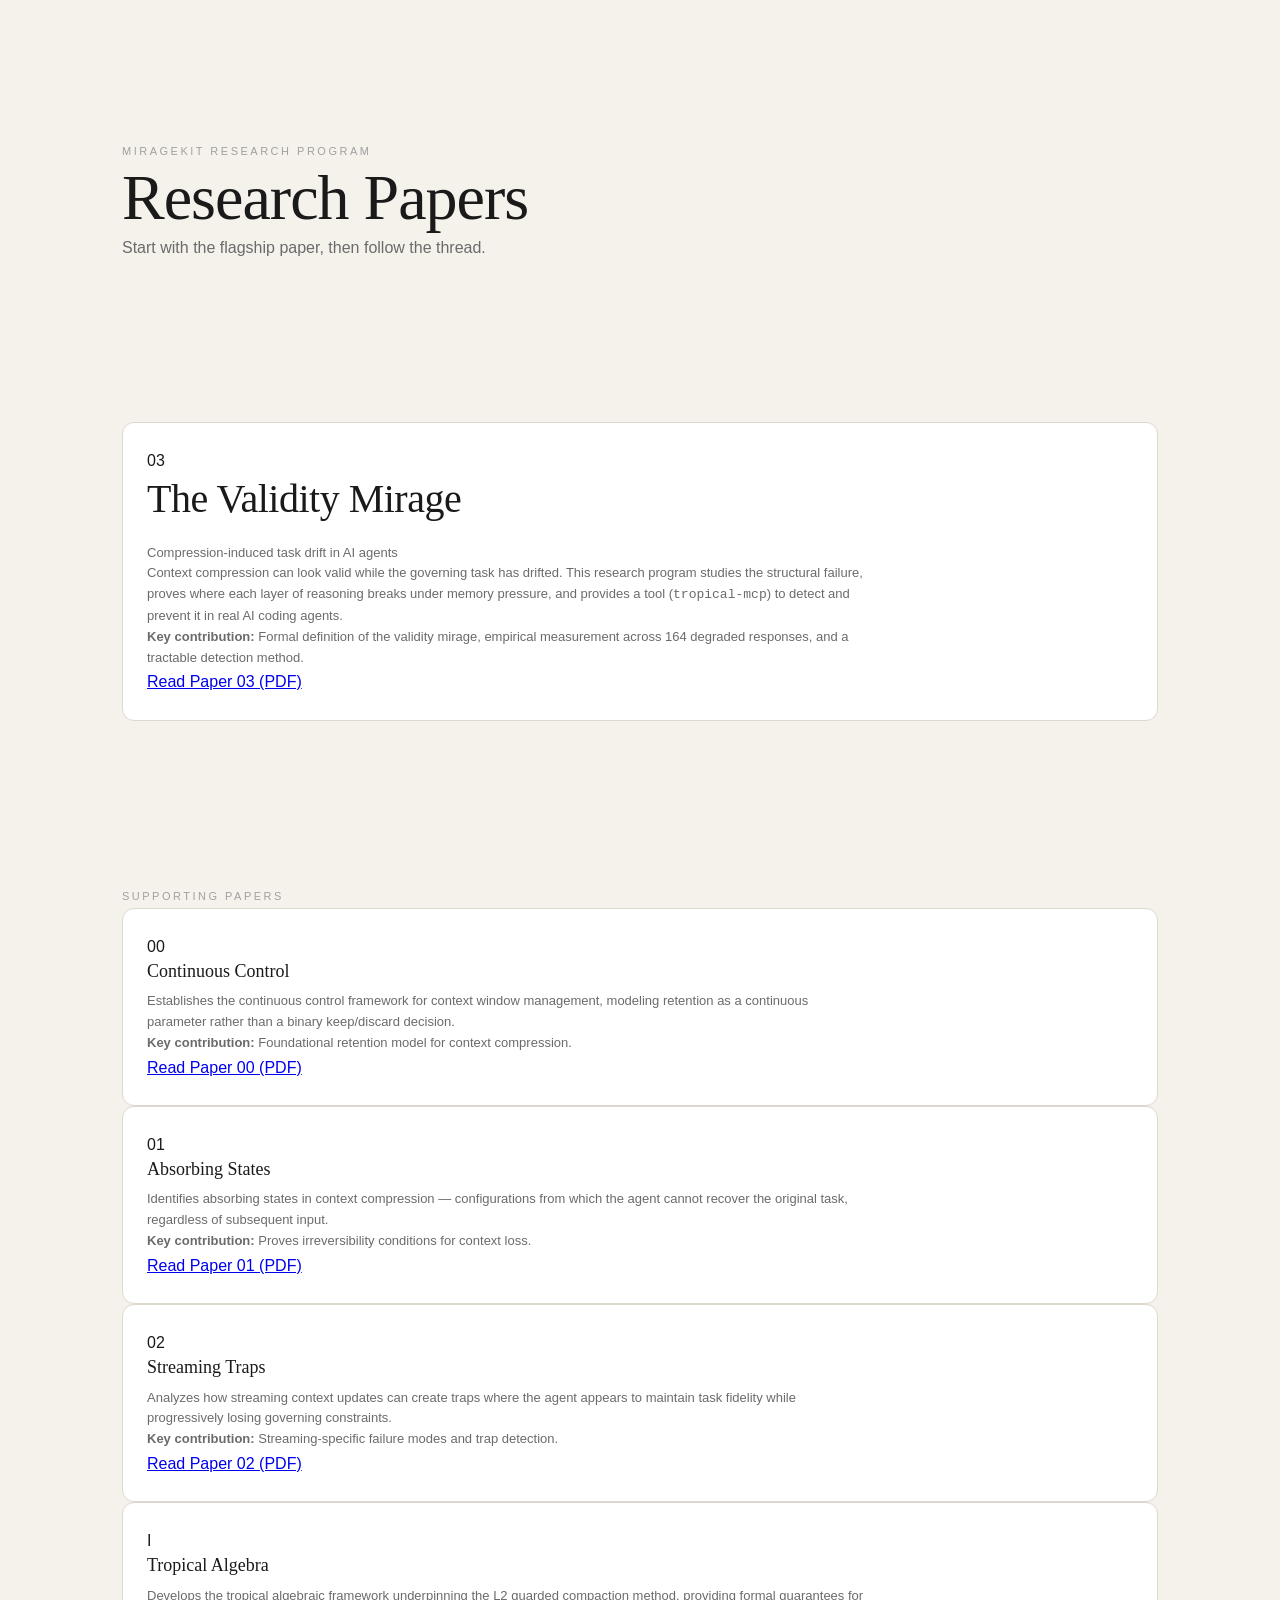
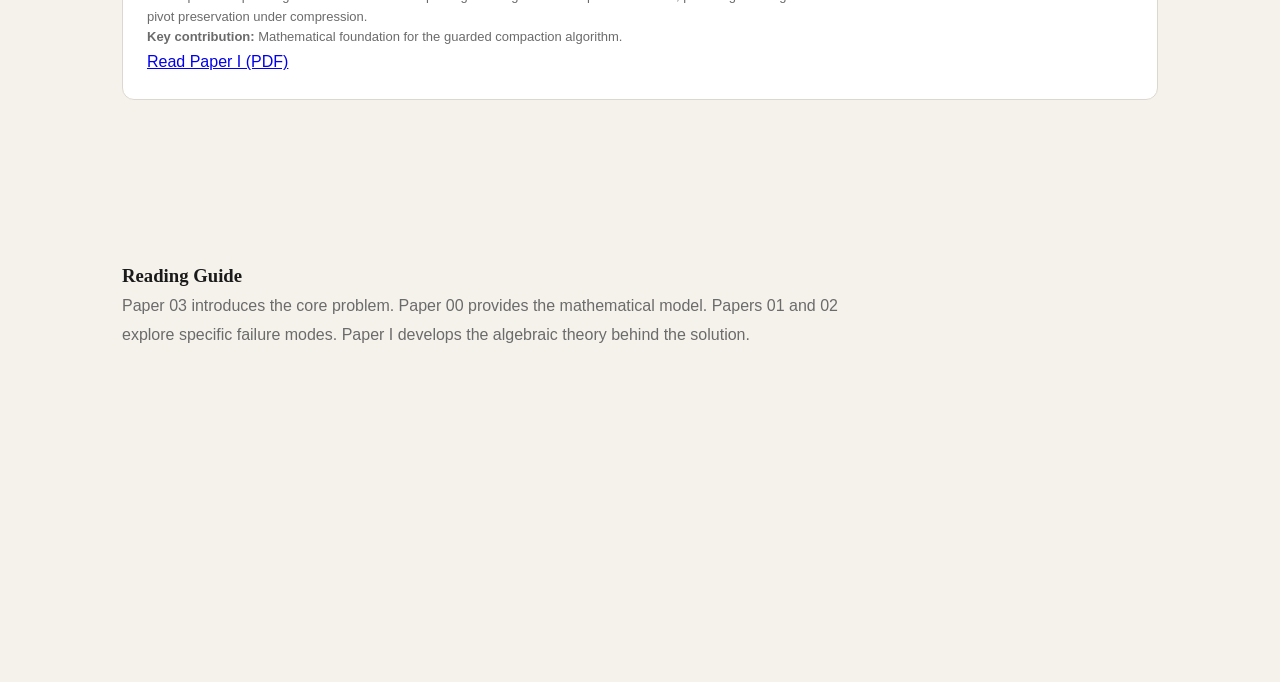
<file: site/papers.html>
<!doctype html>
<html lang="en">
  <head>
    <meta charset="UTF-8" />
    <meta name="viewport" content="width=device-width, initial-scale=1.0" />
    <title>Research Papers — The Validity Mirage</title>
    <meta name="description" content="Five research papers on the validity mirage: continuous control, absorbing states, streaming traps, the flagship compression study, and tropical algebra." />
    <meta name="author" content="Jack Chaudier Gaffney" />
    <meta id="themeColorMeta" name="theme-color" content="#1f3d63" />
    <meta name="color-scheme" content="light dark" />
    <meta name="robots" content="index,follow" />
    <link rel="canonical" href="https://dreams-dun.vercel.app/papers.html" />
    <meta property="og:type" content="website" />
    <meta property="og:site_name" content="The Validity Mirage" />
    <meta property="og:title" content="Research Papers — The Validity Mirage" />
    <meta property="og:description" content="Five research papers on the validity mirage: continuous control, absorbing states, streaming traps, the flagship compression study, and tropical algebra." />
    <meta property="og:url" content="https://dreams-dun.vercel.app/papers.html" />
    <meta property="og:image" content="https://dreams-dun.vercel.app/results/mirage-shelf-grok-2026-03/mirage_shelf.png" />
    <meta property="og:image:alt" content="The Validity Mirage: research on silent task drift under AI context compression." />
    <meta name="twitter:card" content="summary_large_image" />
    <meta name="twitter:site" content="@jackcgaffney" />
    <meta name="twitter:creator" content="@jackcgaffney" />
    <meta name="twitter:title" content="Research Papers — The Validity Mirage" />
    <meta name="twitter:description" content="Five research papers on the validity mirage: continuous control, absorbing states, streaming traps, the flagship compression study, and tropical algebra." />
    <meta name="twitter:image" content="https://dreams-dun.vercel.app/results/mirage-shelf-grok-2026-03/mirage_shelf.png" />
    <meta name="twitter:image:alt" content="The Validity Mirage: research on silent task drift under AI context compression." />
    <link rel="icon" type="image/svg+xml" href="./favicon.svg" />
    <script>
      (function () {
        try {
          var queryTheme = new URLSearchParams(window.location.search).get('theme');
          var storedTheme = localStorage.getItem('miragekit-theme');
          var prefersDark = window.matchMedia && window.matchMedia('(prefers-color-scheme: dark)').matches;
          var theme = queryTheme === 'dark' || queryTheme === 'light'
            ? queryTheme
            : (storedTheme === 'dark' || storedTheme === 'light'
              ? storedTheme
              : (prefersDark ? 'dark' : 'light'));
          document.documentElement.dataset.theme = theme;
          var themeColor = document.querySelector('meta[name="theme-color"]');
          if (themeColor) {
            themeColor.setAttribute('content', theme === 'dark' ? '#101419' : '#f6f2ea');
          }
        } catch (err) {
          document.documentElement.dataset.theme = 'light';
        }
      })();
    </script>
    <link rel="stylesheet" href="./styles.css" />
  </head>
  <body>
    <main>
      <section class="section fade-up">
        <span class="section-label">MirageKit Research Program</span>
        <h1>Research Papers</h1>
        <p class="hero-subtitle">Start with the flagship paper, then follow the thread.</p>
      </section>

      <section class="section fade-up">
        <article class="paper-card paper-card--flagship">
          <span class="paper-number">03</span>
          <h2>The Validity Mirage</h2>
          <p class="hero-subtitle">Compression-induced task drift in AI agents</p>
          <p>Context compression can look valid while the governing task has drifted. This research program studies the structural failure, proves where each layer of reasoning breaks under memory pressure, and provides a tool (<code>tropical-mcp</code>) to detect and prevent it in real AI coding agents.</p>
          <p><strong>Key contribution:</strong> Formal definition of the validity mirage, empirical measurement across 164 degraded responses, and a tractable detection method.</p>
          <a class="btn" href="/papers/paper_03_validity_mirage_compression.pdf" target="_blank" rel="noopener">Read Paper 03 (PDF)</a>
        </article>
      </section>

      <section class="section fade-up">
        <span class="section-label">Supporting Papers</span>
        <div class="card-grid card-grid--2col">
          <article class="paper-card">
            <span class="paper-number">00</span>
            <h3>Continuous Control</h3>
            <p>Establishes the continuous control framework for context window management, modeling retention as a continuous parameter rather than a binary keep/discard decision.</p>
            <p><strong>Key contribution:</strong> Foundational retention model for context compression.</p>
            <a class="btn btn-outline" href="/papers/paper_00_continuous_control_structural_regularization.pdf" target="_blank" rel="noopener">Read Paper 00 (PDF)</a>
          </article>

          <article class="paper-card">
            <span class="paper-number">01</span>
            <h3>Absorbing States</h3>
            <p>Identifies absorbing states in context compression &mdash; configurations from which the agent cannot recover the original task, regardless of subsequent input.</p>
            <p><strong>Key contribution:</strong> Proves irreversibility conditions for context loss.</p>
            <a class="btn btn-outline" href="/papers/paper_01_absorbing_states_in_greedy_search.pdf" target="_blank" rel="noopener">Read Paper 01 (PDF)</a>
          </article>

          <article class="paper-card">
            <span class="paper-number">02</span>
            <h3>Streaming Traps</h3>
            <p>Analyzes how streaming context updates can create traps where the agent appears to maintain task fidelity while progressively losing governing constraints.</p>
            <p><strong>Key contribution:</strong> Streaming-specific failure modes and trap detection.</p>
            <a class="btn btn-outline" href="/papers/paper_02_streaming_oscillation_traps.pdf" target="_blank" rel="noopener">Read Paper 02 (PDF)</a>
          </article>

          <article class="paper-card">
            <span class="paper-number">I</span>
            <h3>Tropical Algebra</h3>
            <p>Develops the tropical algebraic framework underpinning the L2 guarded compaction method, providing formal guarantees for pivot preservation under compression.</p>
            <p><strong>Key contribution:</strong> Mathematical foundation for the guarded compaction algorithm.</p>
            <a class="btn btn-outline" href="/papers/paper_i_tropical_algebra.pdf" target="_blank" rel="noopener">Read Paper I (PDF)</a>
          </article>
        </div>
      </section>

      <section class="section reading-guide fade-up">
        <h3>Reading Guide</h3>
        <p>Paper 03 introduces the core problem. Paper 00 provides the mathematical model. Papers 01 and 02 explore specific failure modes. Paper I develops the algebraic theory behind the solution.</p>
      </section>
    </main>

    <footer class="site-footer reveal">
      <p class="footer-quote"><em>The roots remember what the canopy forgets.</em></p>
      <p class="footer-credit">
        Jack Chaudier Gaffney &middot; University of Michigan &middot; 2026 &middot;
        <a class="footer-doi" href="https://doi.org/10.5281/zenodo.18794293" target="_blank" rel="noopener">DOI: 10.5281/zenodo.18794293</a>
      </p>
      <div class="footer-links">
        <a class="footer-link" href="https://github.com/jack-chaudier/dreams" target="_blank" rel="noopener">Repo</a>
        <a class="footer-link" href="/papers/paper_03_validity_mirage_compression.pdf" target="_blank" rel="noopener">Flagship paper</a>
        <a class="footer-link" href="/evidence">Evidence &amp; validation</a>
        <a class="footer-link" href="https://github.com/jack-chaudier/tropical-mcp" target="_blank" rel="noopener">tropical-mcp</a>
        <a class="footer-link" href="mailto:jackgaff@umich.edu">Correspondence</a>
        <a class="footer-link" href="https://x.com/jackcgaffney" target="_blank" rel="noopener">X / updates</a>
        <a class="footer-link" href="https://github.com/jack-chaudier" target="_blank" rel="noopener">GitHub</a>
      </div>
      <div class="paper-badges">
        <a class="paper-badge paper-badge-flagship" href="/papers/paper_03_validity_mirage_compression.pdf" target="_blank" rel="noopener">
          <span class="badge-num">03</span> Validity Mirage <span class="badge-arrow">&nearr;</span>
        </a>
        <a class="paper-badge" href="/papers/paper_00_continuous_control_structural_regularization.pdf" target="_blank" rel="noopener">
          <span class="badge-num">00</span> Continuous Control <span class="badge-arrow">&nearr;</span>
        </a>
        <a class="paper-badge" href="/papers/paper_01_absorbing_states_in_greedy_search.pdf" target="_blank" rel="noopener">
          <span class="badge-num">01</span> Absorbing States <span class="badge-arrow">&nearr;</span>
        </a>
        <a class="paper-badge" href="/papers/paper_02_streaming_oscillation_traps.pdf" target="_blank" rel="noopener">
          <span class="badge-num">02</span> Streaming Traps <span class="badge-arrow">&nearr;</span>
        </a>
        <a class="paper-badge" href="/papers/paper_i_tropical_algebra.pdf" target="_blank" rel="noopener">
          <span class="badge-num">I</span> Tropical Algebra <span class="badge-arrow">&nearr;</span>
        </a>
      </div>
    </footer>

    <script src="./app.js" defer></script>
  </body>
</html>
</file>
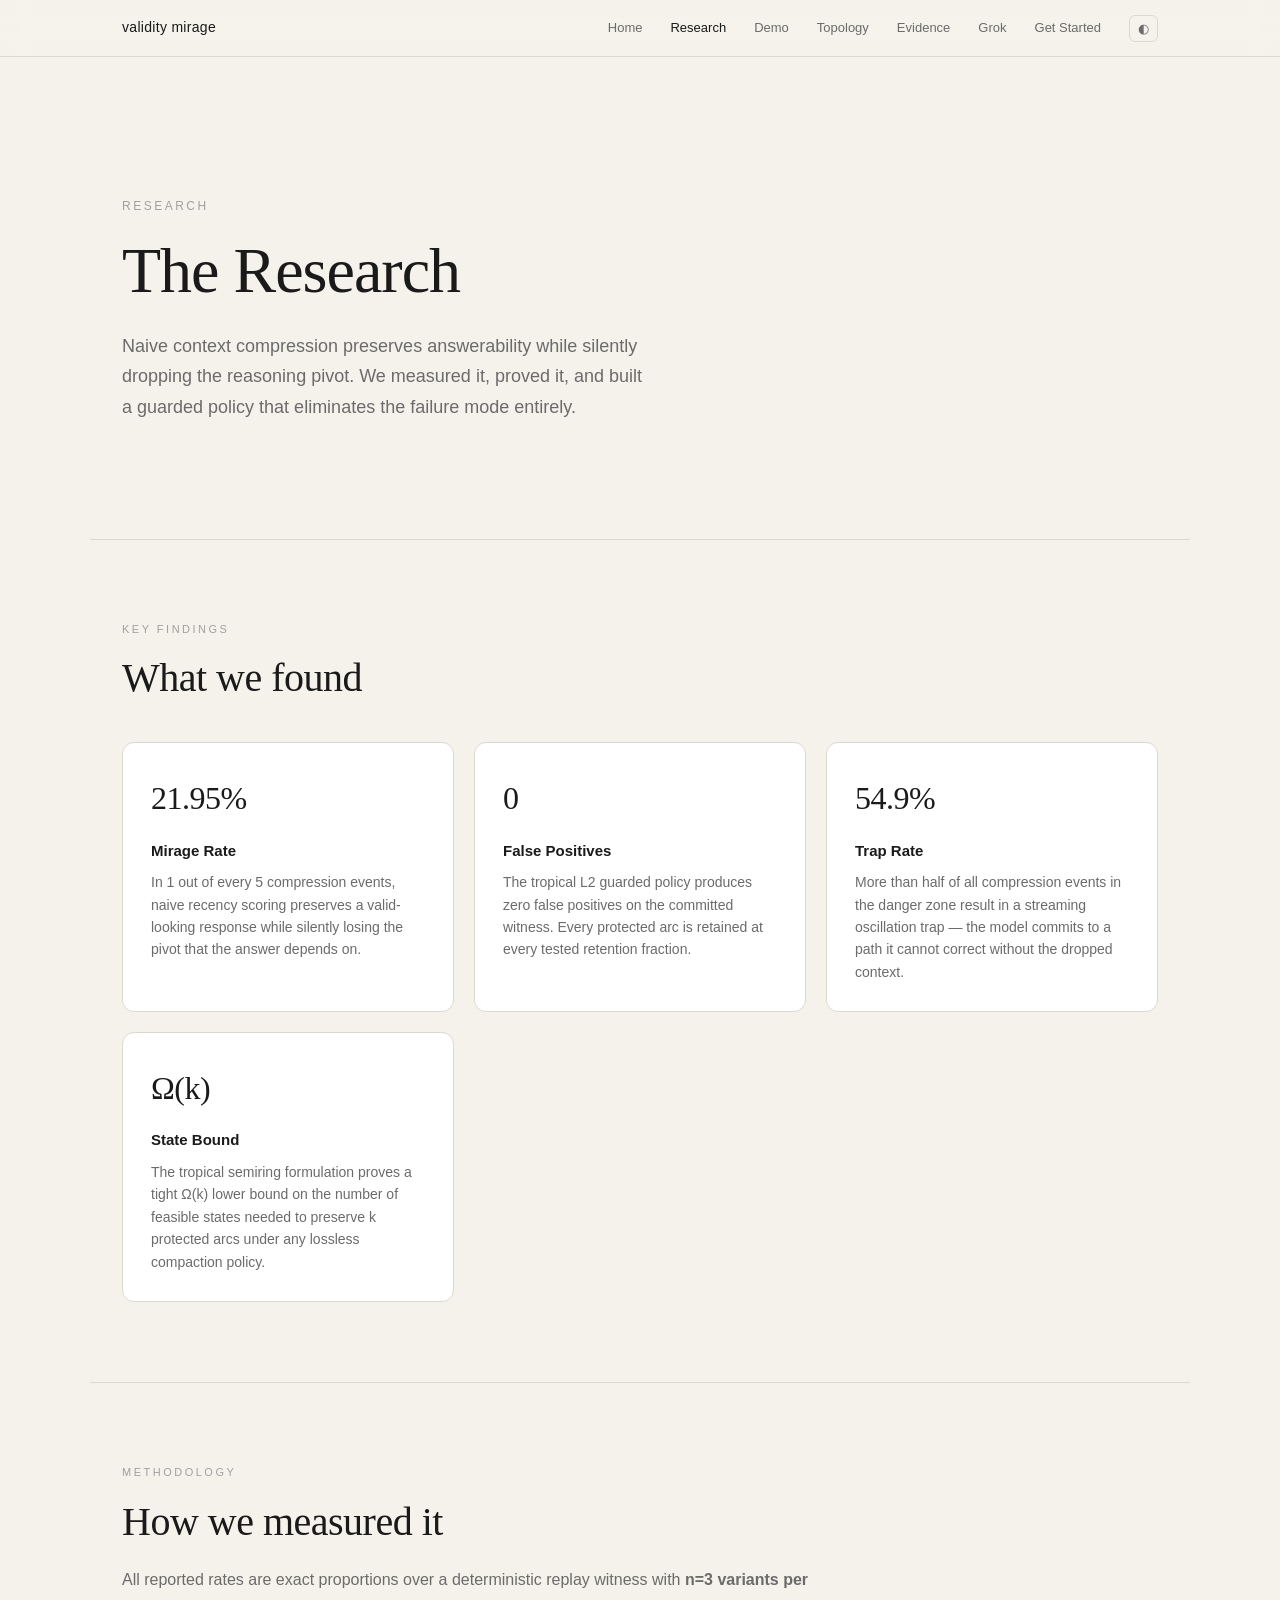
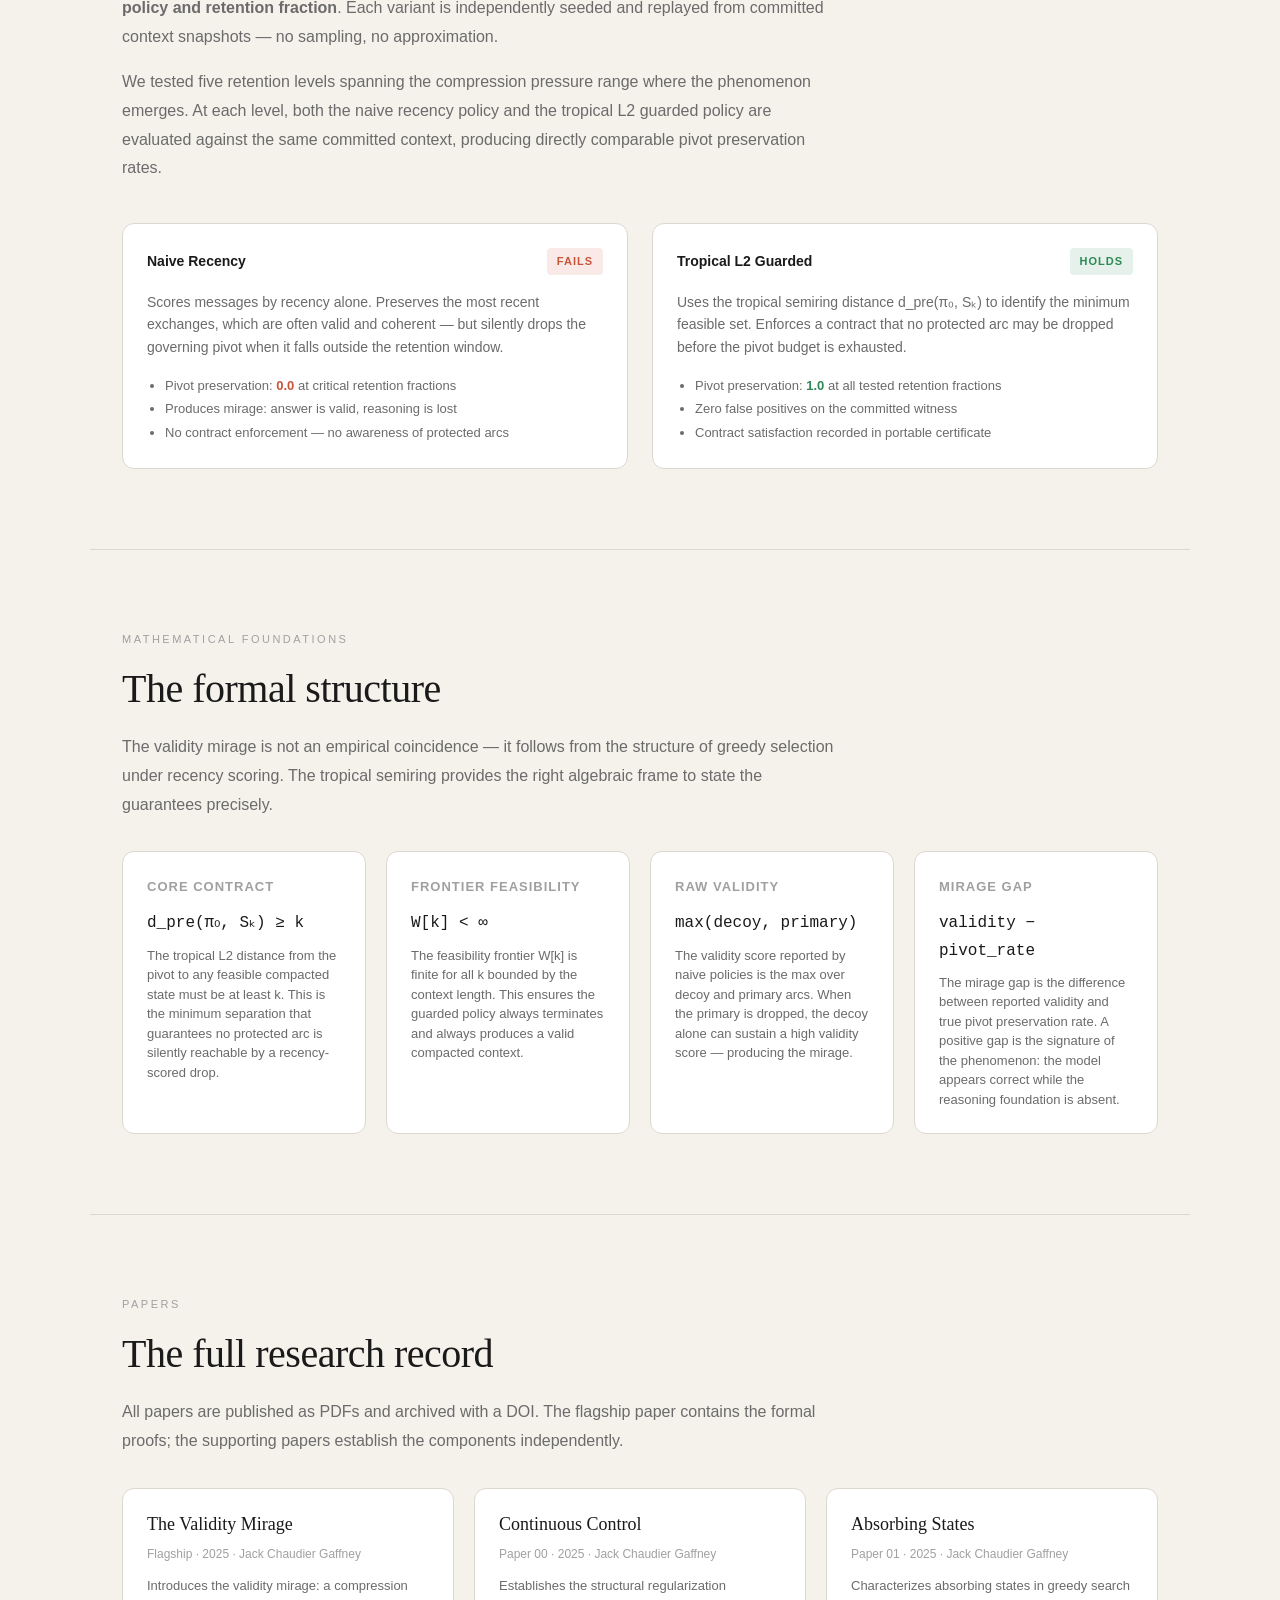
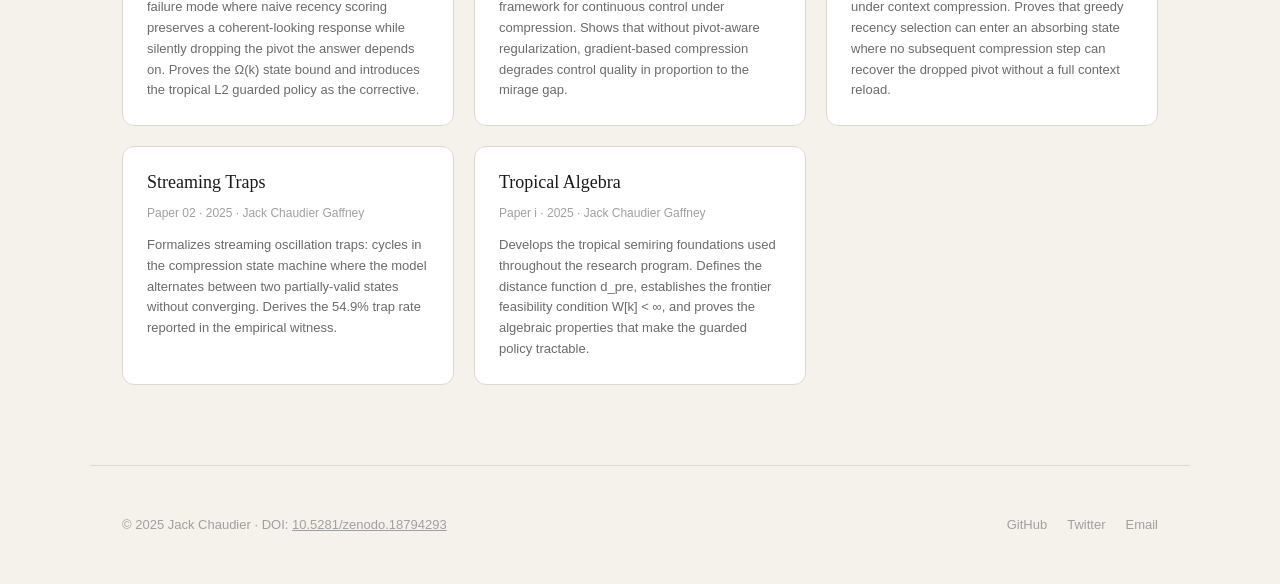
<file: site/research.html>
<!doctype html>
<html lang="en">
<head>
  <meta charset="UTF-8">
  <meta name="viewport" content="width=device-width, initial-scale=1.0">
  <title>The Research | The Validity Mirage</title>
  <meta name="description" content="The mathematical research behind the validity mirage: deterministic replay witnesses, tropical algebra foundations, and the guarded compaction policy that eliminates false positives.">
  <meta name="author" content="Jack Chaudier Gaffney">
  <meta id="themeColorMeta" name="theme-color" content="#f5f2ec">
  <meta name="color-scheme" content="light dark">
  <link rel="canonical" href="https://dreams-dun.vercel.app/research">
  <meta property="og:type" content="website">
  <meta property="og:site_name" content="The Validity Mirage">
  <meta property="og:title" content="The Research | The Validity Mirage">
  <meta property="og:description" content="The mathematical research behind the validity mirage: deterministic replay witnesses, tropical algebra foundations, and the guarded compaction policy that eliminates false positives.">
  <meta property="og:url" content="https://dreams-dun.vercel.app/research">
  <meta property="og:image" content="https://dreams-dun.vercel.app/social-card.png">
  <meta property="og:image:alt" content="The Validity Mirage: AI context compression research findings.">
  <meta name="twitter:card" content="summary_large_image">
  <meta name="twitter:site" content="@jackcgaffney">
  <meta name="twitter:creator" content="@jackcgaffney">
  <meta name="twitter:title" content="The Research | The Validity Mirage">
  <meta name="twitter:description" content="The mathematical research behind the validity mirage: deterministic replay witnesses, tropical algebra foundations, and the guarded compaction policy.">
  <meta name="twitter:image" content="https://dreams-dun.vercel.app/social-card.png">
  <link rel="icon" type="image/svg+xml" href="./favicon.svg">
  <link rel="stylesheet" href="./styles.css">
  <script>
  (function(){
    try {
      var q = new URLSearchParams(location.search).get('theme');
      var s = localStorage.getItem('miragekit-theme');
      var d = matchMedia('(prefers-color-scheme:dark)').matches;
      var t = q==='dark'||q==='light' ? q : s==='dark'||s==='light' ? s : d?'dark':'light';
      document.documentElement.dataset.theme = t;
      var m = document.getElementById('themeColorMeta');
      if (m) m.setAttribute('content', t === 'dark' ? '#111110' : '#f5f2ec');
    } catch(e) { document.documentElement.dataset.theme = 'light'; }
  })();
  </script>
</head>
<body>

<nav>
  <div class="nav-inner">
    <a href="/" class="nav-logo">validity mirage</a>
    <div class="nav-links">
      <a href="/">Home</a>
      <a href="/research" class="active">Research</a>
      <a href="/demo">Demo</a>
      <a href="/topology-demo">Topology</a>
      <a href="/evidence">Evidence</a>
      <a href="/grok">Grok</a>
      <a href="/get-started">Get Started</a>
      <button class="theme-btn" id="themeToggle" aria-label="Toggle theme">◐</button>
    </div>
    <button class="nav-hamburger" id="hamburgerBtn" aria-label="Menu">☰</button>
  </div>
  <div class="nav-mobile-panel" id="mobilePanel">
    <a href="/">Home</a> <a href="/research">Research</a> <a href="/demo">Demo</a>
    <a href="/topology-demo">Topology</a>
    <a href="/evidence">Evidence</a> <a href="/grok">Grok</a> <a href="/get-started">Get Started</a>
  </div>
</nav>

<section class="hero reveal">
  <div class="hero-eyebrow">Research</div>
  <h1>The Research</h1>
  <p class="hero-sub">Naive context compression preserves answerability while silently dropping the reasoning pivot. We measured it, proved it, and built a guarded policy that eliminates the failure mode entirely.</p>
</section>

<hr class="section-divider">

<section class="section reveal">
  <div class="section-label">Key Findings</div>
  <h2>What we found</h2>
  <div class="papers-grid" style="margin-top: 40px;">
    <div class="card">
      <div class="stat-value">21.95%</div>
      <h3 style="margin-top: 12px;">Mirage Rate</h3>
      <p>In 1 out of every 5 compression events, naive recency scoring preserves a valid-looking response while silently losing the pivot that the answer depends on.</p>
    </div>
    <div class="card">
      <div class="stat-value">0</div>
      <h3 style="margin-top: 12px;">False Positives</h3>
      <p>The tropical L2 guarded policy produces zero false positives on the committed witness. Every protected arc is retained at every tested retention fraction.</p>
    </div>
    <div class="card">
      <div class="stat-value">54.9%</div>
      <h3 style="margin-top: 12px;">Trap Rate</h3>
      <p>More than half of all compression events in the danger zone result in a streaming oscillation trap — the model commits to a path it cannot correct without the dropped context.</p>
    </div>
    <div class="card">
      <div class="stat-value">Ω(k)</div>
      <h3 style="margin-top: 12px;">State Bound</h3>
      <p>The tropical semiring formulation proves a tight Ω(k) lower bound on the number of feasible states needed to preserve k protected arcs under any lossless compaction policy.</p>
    </div>
  </div>
</section>

<hr class="section-divider">

<section class="section reveal">
  <div class="section-label">Methodology</div>
  <h2>How we measured it</h2>
  <p>All reported rates are exact proportions over a deterministic replay witness with <strong>n=3 variants per policy and retention fraction</strong>. Each variant is independently seeded and replayed from committed context snapshots — no sampling, no approximation.</p>
  <p style="margin-top: 16px;">We tested five retention levels spanning the compression pressure range where the phenomenon emerges. At each level, both the naive recency policy and the tropical L2 guarded policy are evaluated against the same committed context, producing directly comparable pivot preservation rates.</p>

  <div class="comparison-grid" style="margin-top: 40px;">
    <div class="card-naive card">
      <div class="card-header">
        <span class="card-title">Naive Recency</span>
        <span class="card-status regime-badge danger">Fails</span>
      </div>
      <p style="font-size: 14px; color: var(--ink-secondary); margin-bottom: 16px;">Scores messages by recency alone. Preserves the most recent exchanges, which are often valid and coherent — but silently drops the governing pivot when it falls outside the retention window.</p>
      <ul style="font-size: 13px; color: var(--ink-secondary); padding-left: 18px; line-height: 1.8;">
        <li>Pivot preservation: <strong style="color: var(--danger);">0.0</strong> at critical retention fractions</li>
        <li>Produces mirage: answer is valid, reasoning is lost</li>
        <li>No contract enforcement — no awareness of protected arcs</li>
      </ul>
    </div>
    <div class="card-guarded card">
      <div class="card-header">
        <span class="card-title">Tropical L2 Guarded</span>
        <span class="card-status regime-badge safe">Holds</span>
      </div>
      <p style="font-size: 14px; color: var(--ink-secondary); margin-bottom: 16px;">Uses the tropical semiring distance d_pre(π₀, Sₖ) to identify the minimum feasible set. Enforces a contract that no protected arc may be dropped before the pivot budget is exhausted.</p>
      <ul style="font-size: 13px; color: var(--ink-secondary); padding-left: 18px; line-height: 1.8;">
        <li>Pivot preservation: <strong style="color: var(--safe);">1.0</strong> at all tested retention fractions</li>
        <li>Zero false positives on the committed witness</li>
        <li>Contract satisfaction recorded in portable certificate</li>
      </ul>
    </div>
  </div>
</section>

<hr class="section-divider">

<section class="section reveal">
  <div class="section-label">Mathematical Foundations</div>
  <h2>The formal structure</h2>
  <p>The validity mirage is not an empirical coincidence — it follows from the structure of greedy selection under recency scoring. The tropical semiring provides the right algebraic frame to state the guarantees precisely.</p>
  <div class="formula-grid">
    <div class="formula-card">
      <h3>Core Contract</h3>
      <div class="formula">d_pre(π₀, Sₖ) ≥ k</div>
      <p>The tropical L2 distance from the pivot to any feasible compacted state must be at least k. This is the minimum separation that guarantees no protected arc is silently reachable by a recency-scored drop.</p>
    </div>
    <div class="formula-card">
      <h3>Frontier Feasibility</h3>
      <div class="formula">W[k] &lt; ∞</div>
      <p>The feasibility frontier W[k] is finite for all k bounded by the context length. This ensures the guarded policy always terminates and always produces a valid compacted context.</p>
    </div>
    <div class="formula-card">
      <h3>Raw Validity</h3>
      <div class="formula">max(decoy, primary)</div>
      <p>The validity score reported by naive policies is the max over decoy and primary arcs. When the primary is dropped, the decoy alone can sustain a high validity score — producing the mirage.</p>
    </div>
    <div class="formula-card">
      <h3>Mirage Gap</h3>
      <div class="formula">validity − pivot_rate</div>
      <p>The mirage gap is the difference between reported validity and true pivot preservation rate. A positive gap is the signature of the phenomenon: the model appears correct while the reasoning foundation is absent.</p>
    </div>
  </div>
</section>

<hr class="section-divider">

<section class="section reveal">
  <div class="section-label">Papers</div>
  <h2>The full research record</h2>
  <p>All papers are published as PDFs and archived with a DOI. The flagship paper contains the formal proofs; the supporting papers establish the components independently.</p>
  <div class="papers-grid">
    <a class="paper-card" href="/papers/paper_03_validity_mirage_compression.pdf" target="_blank" rel="noopener">
      <h3>The Validity Mirage</h3>
      <div class="paper-meta">Flagship · 2025 · Jack Chaudier Gaffney</div>
      <p>Introduces the validity mirage: a compression failure mode where naive recency scoring preserves a coherent-looking response while silently dropping the pivot the answer depends on. Proves the Ω(k) state bound and introduces the tropical L2 guarded policy as the corrective.</p>
    </a>
    <a class="paper-card" href="/papers/paper_00_continuous_control_structural_regularization.pdf" target="_blank" rel="noopener">
      <h3>Continuous Control</h3>
      <div class="paper-meta">Paper 00 · 2025 · Jack Chaudier Gaffney</div>
      <p>Establishes the structural regularization framework for continuous control under compression. Shows that without pivot-aware regularization, gradient-based compression degrades control quality in proportion to the mirage gap.</p>
    </a>
    <a class="paper-card" href="/papers/paper_01_absorbing_states_in_greedy_search.pdf" target="_blank" rel="noopener">
      <h3>Absorbing States</h3>
      <div class="paper-meta">Paper 01 · 2025 · Jack Chaudier Gaffney</div>
      <p>Characterizes absorbing states in greedy search under context compression. Proves that greedy recency selection can enter an absorbing state where no subsequent compression step can recover the dropped pivot without a full context reload.</p>
    </a>
    <a class="paper-card" href="/papers/paper_02_streaming_oscillation_traps.pdf" target="_blank" rel="noopener">
      <h3>Streaming Traps</h3>
      <div class="paper-meta">Paper 02 · 2025 · Jack Chaudier Gaffney</div>
      <p>Formalizes streaming oscillation traps: cycles in the compression state machine where the model alternates between two partially-valid states without converging. Derives the 54.9% trap rate reported in the empirical witness.</p>
    </a>
    <a class="paper-card" href="/papers/paper_i_tropical_algebra.pdf" target="_blank" rel="noopener">
      <h3>Tropical Algebra</h3>
      <div class="paper-meta">Paper i · 2025 · Jack Chaudier Gaffney</div>
      <p>Develops the tropical semiring foundations used throughout the research program. Defines the distance function d_pre, establishes the frontier feasibility condition W[k] &lt; ∞, and proves the algebraic properties that make the guarded policy tractable.</p>
    </a>
  </div>
</section>

<footer>
  <div class="footer-left">© 2025 Jack Chaudier · DOI: <a href="https://doi.org/10.5281/zenodo.18794293" style="color: inherit;">10.5281/zenodo.18794293</a></div>
  <div class="footer-links">
    <a href="https://github.com/jack-chaudier/dreams">GitHub</a>
    <a href="https://x.com/jackcgaffney">Twitter</a>
    <a href="mailto:jack@miragekit.dev">Email</a>
  </div>
</footer>

<script>
(function(){
  var KEY='miragekit-theme', toggle=document.getElementById('themeToggle'),
      hamburger=document.getElementById('hamburgerBtn'), panel=document.getElementById('mobilePanel'),
      meta=document.getElementById('themeColorMeta');
  if(toggle) toggle.addEventListener('click',function(){
    var c=document.documentElement.dataset.theme, n=c==='dark'?'light':'dark';
    document.documentElement.dataset.theme=n;
    try{localStorage.setItem(KEY,n);}catch(e){}
    if(meta) meta.setAttribute('content',n==='dark'?'#111110':'#f5f2ec');
  });
  if(hamburger&&panel){
    hamburger.addEventListener('click',function(){
      panel.classList.toggle('open');
      hamburger.textContent=panel.classList.contains('open')?'✕':'☰';
    });
    panel.querySelectorAll('a').forEach(function(a){
      a.addEventListener('click',function(){panel.classList.remove('open');hamburger.textContent='☰';});
    });
  }
  var els=document.querySelectorAll('.reveal');
  if(!('IntersectionObserver' in window)){els.forEach(function(el){el.classList.add('revealed');});return;}
  var obs=new IntersectionObserver(function(entries){
    entries.forEach(function(e){if(e.isIntersecting){e.target.classList.add('revealed');obs.unobserve(e.target);}});
  },{threshold:0.1,rootMargin:'0px 0px -40px 0px'});
  els.forEach(function(el){obs.observe(el);});
})();
</script>
</body>
</html>
</file>
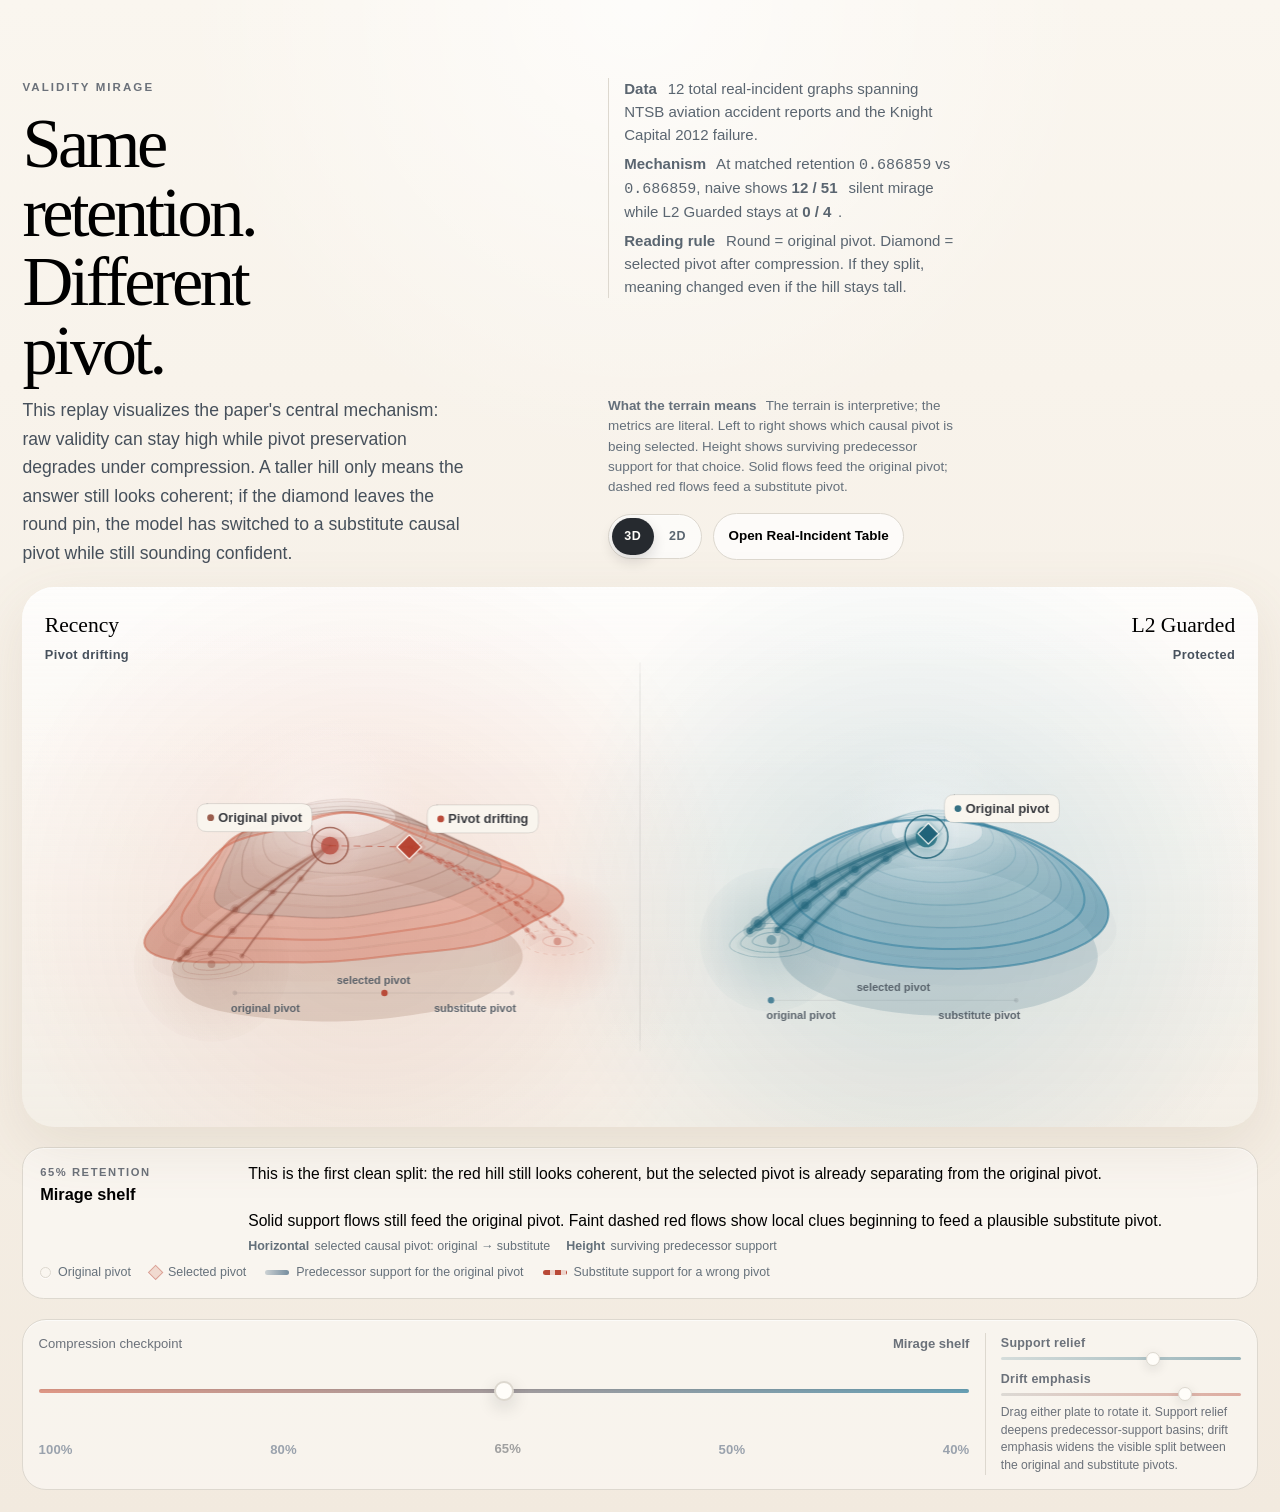
<file: site/topology-demo.html>
<!DOCTYPE html>
<html lang="en">
<head>
<meta charset="UTF-8">
<meta name="viewport" content="width=device-width, initial-scale=1.0">
<title>The Validity Mirage — Same retention, different pivot</title>
<meta name="description" content="A topological replay of the validity mirage, using real-incident results to compare recency against L2 Guarded retention under compression.">
<meta name="robots" content="noindex,follow">
<meta id="themeColorMeta" name="theme-color" content="#f7f1e7">
<link rel="canonical" href="https://dreams-dun.vercel.app/topology-demo">
<link rel="icon" type="image/svg+xml" href="./favicon.svg">
<script>
  (function () {
    try {
      var queryTheme = new URLSearchParams(window.location.search).get('theme');
      var storedTheme = localStorage.getItem('miragekit-theme');
      var prefersDark = window.matchMedia && window.matchMedia('(prefers-color-scheme: dark)').matches;
      var theme = queryTheme === 'dark' || queryTheme === 'light'
        ? queryTheme
        : (storedTheme === 'dark' || storedTheme === 'light'
          ? storedTheme
          : (prefersDark ? 'dark' : 'light'));
      document.documentElement.dataset.theme = theme;
      var themeColor = document.querySelector('meta[name="theme-color"]');
      if (themeColor) {
        themeColor.setAttribute('content', theme === 'dark' ? '#0c0f14' : '#faf8f4');
      }
    } catch (err) {
      document.documentElement.dataset.theme = 'light';
    }
  })();
</script>
<link rel="stylesheet" href="./styles.css" />
<link rel="stylesheet" href="./topology-demo.css">
<script defer src="./app.js"></script>
<script defer src="./topology-demo.js"></script>
</head>
<body>
  <main class="artifact">
    <header class="artifact-head fade-up">
      <p class="artifact-kicker">Validity Mirage</p>
      <h1 class="artifact-title">Same retention. Different pivot.</h1>
      <p class="artifact-note">
        This replay visualizes the paper's central mechanism: raw validity can stay high while pivot preservation degrades under compression. A taller hill only means the answer still looks coherent; if the diamond leaves the round pin, the model has switched to a substitute causal pivot while still sounding confident.
      </p>
      <div class="artifact-brief" aria-label="How to read this artifact">
        <p><strong>Data</strong> 12 total real-incident graphs spanning NTSB aviation accident reports and the Knight Capital 2012 failure.</p>
        <p><strong>Mechanism</strong> At matched retention <code>0.686859</code> vs <code>0.686859</code>, naive shows <strong>12 / 51</strong> silent mirage while L2 Guarded stays at <strong>0 / 4</strong>.</p>
        <p><strong>Reading rule</strong> Round = original pivot. Diamond = selected pivot after compression. If they split, meaning changed even if the hill stays tall.</p>
      </div>
      <div class="artifact-tools">
        <p class="artifact-axis-note"><strong>What the terrain means</strong> The terrain is interpretive; the metrics are literal. Left to right shows which causal pivot is being selected. Height shows surviving predecessor support for that choice. Solid flows feed the original pivot; dashed red flows feed a substitute pivot.</p>
        <div class="artifact-actions">
          <div class="view-toggle" role="group" aria-label="View mode">
            <button class="view-toggle-button is-active" id="viewMode3d" type="button" aria-pressed="true">3D</button>
            <button class="view-toggle-button" id="viewMode2d" type="button" aria-pressed="false">2D</button>
          </div>
          <button class="artifact-action" id="openExperiment" type="button">Open Real-Incident Table</button>
        </div>
      </div>
    </header>

    <section class="stage fade-up">
      <div class="plate-label plate-label--left">
        <span class="plate-name">Recency</span>
        <span class="plate-sub" id="recencyStatus">Aligned</span>
      </div>

      <div class="plate-label plate-label--right">
        <span class="plate-name">L2 Guarded</span>
        <span class="plate-sub" id="guardedStatus">Protected</span>
      </div>

      <canvas id="mapCanvas" aria-label="Comparative topological maps of recency and L2 Guarded retention"></canvas>
    </section>

    <section class="figure-caption fade-up" aria-live="polite">
      <div class="figure-caption-step">
        <span class="caption-step" id="checkpointLabel">65% retention</span>
        <span class="figure-caption-title" id="figureCheckpointTitle">Mirage shelf</span>
      </div>
      <p id="checkpointSummary">The mirage shelf appears: recency still looks coherent from the outside while the protected core begins to slip.</p>
      <p class="caption-support" id="supportSummary">Solid flows are retained predecessor support. Faint dashed red flows show substitute support beginning to feed a substitute pivot.</p>
      <div class="axis-legend" aria-label="How to read the axes">
        <span class="axis-key"><strong>Horizontal</strong> selected causal pivot: original &rarr; substitute</span>
        <span class="axis-key"><strong>Height</strong> surviving predecessor support</span>
      </div>
      <div class="ribbon-legend" aria-label="Ribbon legend">
        <span class="ribbon-key"><span class="marker-swatch marker-swatch--pivot"></span>Original pivot</span>
        <span class="ribbon-key"><span class="marker-swatch marker-swatch--selected"></span>Selected pivot</span>
        <span class="ribbon-key"><span class="ribbon-swatch ribbon-swatch--support"></span>Predecessor support for the original pivot</span>
        <span class="ribbon-key"><span class="ribbon-swatch ribbon-swatch--faux"></span>Substitute support for a wrong pivot</span>
      </div>
    </section>

    <section class="scrubber fade-up" aria-label="Compression checkpoints">
      <div class="scrubber-head">
        <span>Compression checkpoint</span>
        <span id="checkpointTitle">Mirage shelf</span>
      </div>
      <input id="checkpointSlider" class="checkpoint-slider" type="range" min="0" max="4" step="1" value="2" aria-label="Compression checkpoint">
      <div class="slider-labels">
        <button class="slider-label" data-step="0" type="button">100%</button>
        <button class="slider-label" data-step="1" type="button">80%</button>
        <button class="slider-label is-active" data-step="2" type="button">65%</button>
        <button class="slider-label" data-step="3" type="button">50%</button>
        <button class="slider-label" data-step="4" type="button">40%</button>
      </div>
      <div class="impact-controls">
        <label class="impact-control">
          <span class="impact-label">Support relief</span>
          <input id="reliefSlider" class="mini-slider" type="range" min="0" max="100" step="1" value="64" aria-label="Support relief lens">
        </label>
        <label class="impact-control">
          <span class="impact-label">Drift emphasis</span>
          <input id="contrastSlider" class="mini-slider" type="range" min="0" max="100" step="1" value="78" aria-label="Drift emphasis lens">
        </label>
        <p class="impact-hint" id="impactHint">Display only. Support relief deepens predecessor-support terrain; drift emphasis widens the visible split between the original and substitute pivots.</p>
      </div>
    </section>
  </main>

  <div class="modal-shell" id="experimentModal" hidden>
    <div class="modal-backdrop" data-close-modal></div>
    <section class="modal-card" role="dialog" aria-modal="true" aria-labelledby="experimentTitle">
      <button class="modal-close" id="closeExperiment" type="button" aria-label="Close witness snapshot">Close</button>
      <div class="modal-copy">
        <p class="modal-kicker">Real-Incident Snapshot</p>
        <h2 id="experimentTitle">What the experiment is actually showing</h2>
        <p class="modal-intro">
          These numbers come from 12 total real-incident graphs built from NTSB aviation accident reports and the Knight Capital 2012 trading failure.
          The terrain in the demo is interpretive, but every number below is literal Paper 03 output.
        </p>
      </div>

      <section class="modal-highlight" aria-label="Real-incident overview">
        <article class="modal-highlight-callout">
          <span class="modal-highlight-label">Data</span>
          <strong>12 total incident graphs</strong>
          <p>NTSB aviation accident reports and Knight Capital 2012.</p>
        </article>
        <article class="modal-highlight-stat">
          <span>Matched retention</span>
          <strong>0.686859 vs 0.686859</strong>
        </article>
        <article class="modal-highlight-stat">
          <span>Naive / recency</span>
          <strong>12 / 51 silent mirage</strong>
        </article>
        <article class="modal-highlight-stat">
          <span>L2 Guarded</span>
          <strong>0 / 4 silent mirage</strong>
        </article>
      </section>

      <p class="modal-bridge"><strong>Mechanism</strong> This isolates prerequisite preservation as the mechanism, not raw retained volume. The round marker is the original pivot; the diamond is the selected pivot after compression. Solid flows denote predecessor support, while dashed red flows denote substitute support feeding a wrong pivot.</p>

      <section class="modal-table-section" aria-label="Real-incident validation cells">
        <div class="modal-table-head">
          <h3>Real-incident validation cells</h3>
          <p>Paper 03 tracks pivot preservation, information shift, and silent mirage. Silent mirage means a wrong pivot with no degraded-evidence flag.</p>
        </div>
        <div class="modal-table-wrap">
          <table class="modal-table">
            <thead>
              <tr>
                <th scope="col">Budget</th>
                <th scope="col">Achieved retention</th>
                <th scope="col">Naive / recency</th>
                <th scope="col">L2 Guarded</th>
              </tr>
            </thead>
            <tbody>
              <tr>
                <th scope="row">0.7</th>
                <td>0.686859 vs 0.686859</td>
                <td>Pivot preserve 60.0%; silent mirage 12 / 51 (23.5%)</td>
                <td>Pivot preserve 100.0%; silent mirage 0 / 4 (0.0%)</td>
              </tr>
              <tr>
                <th scope="row">0.5</th>
                <td>0.478276 vs 0.487536</td>
                <td>Pivot preserve 45.0%; silent mirage 11 / 56 (19.6%)</td>
                <td>Pivot preserve 100.0%; silent mirage 0 / 8 (0.0%)</td>
              </tr>
              <tr>
                <th scope="row">0.3</th>
                <td>0.313141 vs 0.450570</td>
                <td>Pivot preserve 23.3%; silent mirage 13 / 57 (22.8%)</td>
                <td>Pivot preserve 100.0%; silent mirage 0 / 10 (0.0%)</td>
              </tr>
            </tbody>
          </table>
        </div>
      </section>

      <p class="modal-footnote">Across degraded rows in this run, naive reaches <strong>36 / 164 = 21.95%</strong> silent mirage while L2 Guarded stays at <strong>0%</strong> in every budget cell.</p>
    </section>
  </div>

</body>
</html>
</file>
<file: site/styles.css>
/* ==========================================================
   Validity Mirage — Design System
   Warm editorial aesthetic with full light/dark mode support.
   ========================================================== */

/* ── Reset ───────────────────────────────────────────────── */
*, *::before, *::after { margin: 0; padding: 0; box-sizing: border-box; }

/* ── Tokens: Light (default) ────────────────────────────── */
:root {
  /* Colors */
  --bg: #f5f2ec;
  --bg-secondary: #edeae3;
  --surface: #ffffff;
  --ink: #1a1a1a;
  --ink-secondary: #6b6b6b;
  --ink-tertiary: #a0a0a0;
  --accent: #c8553a;
  --accent-hover: #b04a33;
  --rule: #ddd8cf;
  --nav-bg: rgba(245, 242, 236, 0.85);
  --safe: #2d8a56;
  --warn: #b8860b;
  --danger: #c8553a;

  /* Typography */
  --serif: Charter, 'Iowan Old Style', 'Palatino Linotype', Palatino, Georgia, serif;
  --sans: -apple-system, BlinkMacSystemFont, 'Segoe UI', sans-serif;
  --mono: 'IBM Plex Mono', ui-monospace, 'SFMono-Regular', Menlo, Consolas, monospace;

  /* Layout */
  --max-width: 1100px;
  --content-width: 720px;
}

/* ── Tokens: Dark ───────────────────────────────────────── */
[data-theme="dark"] {
  --bg: #111110;
  --bg-secondary: #1a1918;
  --surface: #1f1e1d;
  --ink: #e8e4de;
  --ink-secondary: #9a9590;
  --ink-tertiary: #5a5652;
  --accent: #d4775f;
  --accent-hover: #e08a73;
  --rule: #2a2825;
  --nav-bg: rgba(17, 17, 16, 0.85);
  --safe: #3da06a;
  --warn: #d4a952;
  --danger: #d4775f;
}

/* ── Base & Typography ──────────────────────────────────── */
body {
  background: var(--bg);
  color: var(--ink);
  font-family: var(--sans);
  font-size: 16px;
  line-height: 1.7;
  -webkit-font-smoothing: antialiased;
  transition: background 0.3s, color 0.3s;
  padding-top: 56px;
}

h1, h2, h3 { font-family: var(--serif); }

h1 { font-size: clamp(40px, 6vw, 64px); font-weight: 400; line-height: 1.1; letter-spacing: -1px; }
h2 { font-size: clamp(28px, 4vw, 40px); font-weight: 400; line-height: 1.2; letter-spacing: -0.5px; }

/* ── Nav ────────────────────────────────────────────────── */
nav {
  position: fixed; top: 0; left: 0; right: 0; z-index: 100;
  background: var(--nav-bg);
  backdrop-filter: blur(12px);
  -webkit-backdrop-filter: blur(12px);
  border-bottom: 1px solid var(--rule);
}
.nav-inner {
  max-width: var(--max-width);
  margin: 0 auto;
  padding: 0 32px;
  height: 56px;
  display: flex;
  align-items: center;
  justify-content: space-between;
}
.nav-logo {
  font-family: var(--sans);
  font-size: 14px;
  font-weight: 500;
  letter-spacing: 0.3px;
  color: var(--ink);
  text-decoration: none;
}
.nav-links {
  display: flex;
  gap: 28px;
  align-items: center;
}
.nav-links a {
  font-size: 13px;
  color: var(--ink-secondary);
  text-decoration: none;
  font-weight: 400;
  transition: color 0.2s;
}
.nav-links a:hover { color: var(--ink); }
.nav-links a.active { color: var(--ink); font-weight: 500; }
.theme-btn {
  background: none; border: 1px solid var(--rule);
  border-radius: 6px; padding: 5px 8px;
  color: var(--ink-secondary); cursor: pointer;
  font-size: 13px; transition: all 0.2s;
}
.theme-btn:hover { border-color: var(--ink-secondary); }
.nav-hamburger {
  display: none;
  background: none;
  border: none;
  color: var(--ink);
  font-size: 20px;
  cursor: pointer;
}
.nav-mobile-panel {
  position: absolute;
  top: 56px;
  left: 0;
  right: 0;
  background: var(--nav-bg);
  backdrop-filter: blur(12px);
  border-bottom: 1px solid var(--rule);
  padding: 0 32px;
  max-height: 0;
  overflow: hidden;
  transition: max-height 0.2s ease, padding 0.2s ease;
}
.nav-mobile-panel.open {
  max-height: 400px;
  padding: 16px 32px;
}
.nav-mobile-panel a {
  display: block;
  padding: 12px 0;
  color: var(--ink-secondary);
  text-decoration: none;
  font-size: 15px;
  border-bottom: 1px solid var(--rule);
}
.nav-mobile-panel a:last-child { border-bottom: none; }
@media (max-width: 768px) {
  .nav-links { display: none; }
  .nav-hamburger { display: block; }
}

/* ── Section Layout ─────────────────────────────────────── */
.section {
  max-width: var(--max-width);
  margin: 0 auto;
  padding: 80px 32px;
}
.section-divider {
  border: none;
  border-top: 1px solid var(--rule);
  max-width: var(--max-width);
  margin: 0 auto;
}
.section-label {
  font-size: 11px;
  letter-spacing: 2.5px;
  text-transform: uppercase;
  color: var(--ink-tertiary);
  margin-bottom: 16px;
  font-weight: 500;
}
.section h2 { margin-bottom: 20px; max-width: 600px; }
.section p {
  color: var(--ink-secondary);
  max-width: var(--content-width);
  font-weight: 300;
  font-size: 16px;
  line-height: 1.8;
}

/* ── Hero ───────────────────────────────────────────────── */
.hero {
  max-width: var(--max-width);
  margin: 0 auto;
  padding: 140px 32px 80px;
}
.hero-eyebrow {
  font-size: 12px;
  letter-spacing: 2.5px;
  text-transform: uppercase;
  color: var(--ink-tertiary);
  margin-bottom: 20px;
  font-weight: 500;
}
.hero h1 { color: var(--ink); margin-bottom: 24px; max-width: 700px; }
.hero-sub {
  font-size: 18px;
  line-height: 1.7;
  color: var(--ink-secondary);
  max-width: 520px;
  font-weight: 300;
  margin-bottom: 36px;
}
.hero-actions {
  display: flex;
  gap: 16px;
  align-items: center;
  margin-bottom: 64px;
}

/* ── Buttons ────────────────────────────────────────────── */
.btn-primary {
  background: var(--ink);
  color: var(--bg);
  padding: 12px 28px;
  border-radius: 8px;
  font-size: 14px;
  font-weight: 500;
  text-decoration: none;
  transition: all 0.2s;
  border: none;
  cursor: pointer;
  font-family: var(--sans);
}
.btn-primary:hover { opacity: 0.85; }
.btn-ghost {
  color: var(--ink-secondary);
  font-size: 14px;
  text-decoration: none;
  font-weight: 400;
  transition: color 0.2s;
}
.btn-ghost:hover { color: var(--ink); }
.btn-secondary {
  background: var(--surface);
  color: var(--ink);
  border: 1px solid var(--rule);
  padding: 10px 20px;
  border-radius: 8px;
  font-size: 13px;
  font-weight: 500;
  cursor: pointer;
  font-family: var(--sans);
  transition: border-color 0.2s;
}
.btn-secondary:hover { border-color: var(--ink-tertiary); }

/* ── Stats ──────────────────────────────────────────────── */
.stats-row {
  display: flex;
  gap: 48px;
  padding-top: 48px;
  border-top: 1px solid var(--rule);
}
.stat { display: flex; flex-direction: column; }
.stat-value {
  font-family: var(--serif);
  font-size: 32px;
  font-weight: 400;
  color: var(--ink);
  letter-spacing: -0.5px;
}
.stat-label {
  font-size: 11px;
  letter-spacing: 2.5px;
  text-transform: uppercase;
  color: var(--ink-tertiary);
  margin-top: 4px;
  font-weight: 500;
}

/* ── Cards ──────────────────────────────────────────────── */
.card {
  background: var(--surface);
  border: 1px solid var(--rule);
  border-radius: 12px;
  padding: 28px;
}
.card h3 {
  font-family: var(--sans);
  font-size: 15px;
  font-weight: 600;
  margin-bottom: 8px;
}
.card p {
  font-size: 14px;
  line-height: 1.6;
  color: var(--ink-secondary);
}

/* ── Problem Grid ───────────────────────────────────────── */
.problem-grid {
  display: grid;
  grid-template-columns: 1fr 1fr;
  gap: 32px;
  margin-top: 40px;
}

/* ── Papers Grid ────────────────────────────────────────── */
.papers-grid {
  display: grid;
  grid-template-columns: repeat(auto-fit, minmax(280px, 1fr));
  gap: 20px;
  margin-top: 32px;
}
.paper-card {
  background: var(--surface);
  border: 1px solid var(--rule);
  border-radius: 12px;
  padding: 24px;
  transition: border-color 0.2s;
  cursor: pointer;
  text-decoration: none;
  color: inherit;
  display: block;
}
.paper-card:hover { border-color: var(--ink-tertiary); }
.paper-card h3 {
  font-family: var(--serif);
  font-size: 18px;
  font-weight: 400;
  margin-bottom: 8px;
  line-height: 1.3;
}
.paper-meta {
  font-size: 12px;
  color: var(--ink-tertiary);
  margin-bottom: 12px;
}
.paper-card p {
  font-size: 13px;
  line-height: 1.6;
  color: var(--ink-secondary);
}

/* ── Demo Preview (static, homepage only) ───────────────── */
.demo-preview {
  background: var(--surface);
  border: 1px solid var(--rule);
  border-radius: 16px;
  padding: 40px;
  margin-top: 40px;
}
.demo-preview-inner {
  display: flex;
  gap: 32px;
  align-items: center;
}
.slider-mock { flex: 1; display: flex; flex-direction: column; gap: 12px; }
.slider-track { height: 4px; background: var(--rule); border-radius: 4px; position: relative; }
.slider-fill { position: absolute; left: 0; top: 0; bottom: 0; width: 65%; background: var(--accent); border-radius: 4px; }
.slider-thumb {
  position: absolute; right: 35%; top: -6px;
  width: 16px; height: 16px;
  background: var(--ink); border-radius: 50%;
  border: 2px solid var(--bg); transform: translateX(50%);
}
.slider-labels { display: flex; justify-content: space-between; font-size: 11px; color: var(--ink-tertiary); }
.demo-result { flex: 1; display: flex; gap: 16px; }
.demo-column { flex: 1; background: var(--bg); border-radius: 8px; padding: 16px; }
.demo-column-title {
  font-size: 11px; font-weight: 600; letter-spacing: 1px;
  text-transform: uppercase; color: var(--ink-tertiary); margin-bottom: 12px;
}
.metric-row {
  display: flex; justify-content: space-between; align-items: center;
  padding: 6px 0; border-bottom: 1px solid var(--rule); font-size: 13px;
}
.metric-row:last-child { border: none; }
.metric-value { font-weight: 500; font-family: var(--mono); font-size: 12px; }
.metric-safe { color: var(--safe); }
.metric-danger { color: var(--danger); }

/* ── Footer ─────────────────────────────────────────────── */
footer {
  max-width: var(--max-width);
  margin: 0 auto;
  padding: 48px 32px;
  border-top: 1px solid var(--rule);
  display: flex;
  justify-content: space-between;
  align-items: center;
}
.footer-left { font-size: 13px; color: var(--ink-tertiary); }
.footer-links { display: flex; gap: 20px; }
.footer-links a {
  font-size: 13px;
  color: var(--ink-tertiary);
  text-decoration: none;
}
.footer-links a:hover { color: var(--ink); }

/* ── Responsive ─────────────────────────────────────────── */
@media (max-width: 1100px) {
  .papers-grid { grid-template-columns: repeat(2, 1fr); }
}
@media (max-width: 768px) {
  .hero { padding: 100px 20px 60px; }
  .section { padding: 60px 20px; }
  .problem-grid { grid-template-columns: 1fr; }
  .papers-grid { grid-template-columns: 1fr; }
  .demo-preview-inner { flex-direction: column; }
  .demo-preview { padding: 24px; }
  .stats-row { flex-wrap: wrap; gap: 32px; }
  footer { flex-direction: column; gap: 16px; text-align: center; }
  .footer-links { justify-content: center; }
}

/* ── Scroll Reveal & Animation ──────────────────────────── */
.reveal {
  opacity: 0;
  transform: translateY(20px);
  transition: opacity 0.6s ease-out, transform 0.6s ease-out;
}
.reveal.revealed {
  opacity: 1;
  transform: translateY(0);
}
@media (prefers-reduced-motion: reduce) {
  .reveal { opacity: 1; transform: none; transition: none; }
}

/* ── Slider & Interactive Demo ──────────────────────────── */
.slider-area { margin: 32px 0; }
.slider-header { display: flex; justify-content: space-between; align-items: baseline; margin-bottom: 8px; }
#retentionSlider { width: 100%; accent-color: var(--accent); }
.slider-track-wrap { position: relative; height: 6px; background: var(--rule); border-radius: 3px; margin: 16px 0; }
.slider-track-progress { position: absolute; left: 0; top: 0; bottom: 0; background: var(--accent); border-radius: 3px; transition: width 0.15s; }
.slider-danger-zone { position: absolute; right: 0; top: 0; bottom: 0; width: 30%; background: rgba(200, 85, 58, 0.1); border-radius: 0 3px 3px 0; }

.comparison-grid { display: grid; grid-template-columns: 1fr 1fr; gap: 24px; margin-top: 32px; }
@media (max-width: 768px) { .comparison-grid { grid-template-columns: 1fr; } }

/* Comparison card states */
.card-naive,
.card-guarded {
  background: var(--surface);
  border: 1px solid var(--rule);
  border-radius: 12px;
  padding: 24px;
  transition: border-color 0.2s;
}
.card-header {
  display: flex;
  justify-content: space-between;
  align-items: center;
  margin-bottom: 16px;
}
.card-title {
  font-family: var(--sans);
  font-size: 14px;
  font-weight: 600;
  color: var(--ink);
}
.card-status {
  font-size: 11px;
  font-weight: 600;
  letter-spacing: 1px;
  text-transform: uppercase;
  padding: 3px 8px;
  border-radius: 4px;
}
.state-healthy { border-color: var(--rule); }
.state-degraded { border-color: var(--warn); }
.state-critical { border-color: var(--danger); }

/* Metric bars */
.metric {
  margin-bottom: 12px;
}
.metric-header {
  display: flex;
  justify-content: space-between;
  align-items: baseline;
  margin-bottom: 4px;
}
.metric-label {
  font-size: 12px;
  color: var(--ink-secondary);
}
.metric-bar {
  height: 4px;
  background: var(--rule);
  border-radius: 2px;
  overflow: hidden;
}
.metric-fill {
  height: 100%;
  border-radius: 2px;
  transition: width 0.3s ease;
}
.metric-note {
  font-size: 11px;
  color: var(--ink-tertiary);
  margin-top: 3px;
}

/* Contract badges */
.contract-badge {
  font-size: 11px;
  font-weight: 600;
  letter-spacing: 0.5px;
  text-transform: uppercase;
  padding: 3px 8px;
  border-radius: 4px;
  display: inline-block;
}
.contract-badge.satisfied {
  background: rgba(45, 138, 86, 0.12);
  color: var(--safe);
}
.contract-badge.violated {
  background: rgba(200, 85, 58, 0.12);
  color: var(--danger);
}
.contract-badge.not-applicable {
  background: transparent;
  color: var(--ink-tertiary);
}

/* Regime badge */
.regime-badge {
  font-size: 11px;
  font-weight: 600;
  letter-spacing: 1px;
  text-transform: uppercase;
  padding: 4px 10px;
  border-radius: 4px;
  display: inline-block;
}
.regime-badge.safe { background: rgba(45, 138, 86, 0.12); color: var(--safe); }
.regime-badge.warn { background: rgba(184, 134, 11, 0.12); color: var(--warn); }
.regime-badge.danger { background: rgba(200, 85, 58, 0.12); color: var(--danger); }

/* Status dots */
.status-dot {
  display: inline-block;
  width: 8px;
  height: 8px;
  border-radius: 50%;
  margin-right: 6px;
}
.status-dot.safe { background: var(--safe); }
.status-dot.warn { background: var(--warn); }
.status-dot.danger { background: var(--danger); }

/* Mirage contradiction highlight */
.mirage-contradiction {
  background: rgba(200, 85, 58, 0.08);
  border: 1px solid rgba(200, 85, 58, 0.25);
  border-radius: 6px;
  padding: 2px 6px;
}

/* Mirage warning alert */
#mirageWarning {
  background: rgba(200, 85, 58, 0.06);
  border: 1px solid rgba(200, 85, 58, 0.3);
  border-radius: 10px;
  padding: 16px 20px;
  margin-top: 20px;
  overflow: hidden;
  max-height: 0;
  opacity: 0;
  transition: max-height 0.3s ease, opacity 0.3s ease, padding 0.3s ease, margin 0.3s ease;
}
#mirageWarning.visible {
  max-height: 200px;
  opacity: 1;
}

/* ── Evidence, Research, Get Started ────────────────────── */
/* Code blocks */
.code-block {
  background: var(--surface);
  border: 1px solid var(--rule);
  border-radius: 8px;
  padding: 20px;
  font-family: var(--mono);
  font-size: 14px;
  overflow-x: auto;
  line-height: 1.6;
}

/* Expandable details */
details.expandable { margin-top: 16px; }
details.expandable summary {
  cursor: pointer;
  font-size: 14px;
  font-weight: 500;
  color: var(--ink-secondary);
  padding: 12px 0;
  list-style: none;
}
details.expandable summary::before { content: '▸ '; }
details.expandable[open] summary::before { content: '▾ '; }
.expandable-content { padding: 16px 0; }

/* Repo cards grid */
.repo-grid {
  display: grid;
  grid-template-columns: repeat(auto-fit, minmax(240px, 1fr));
  gap: 20px;
  margin-top: 32px;
}

/* Report table */
.report-table {
  width: 100%;
  border-collapse: collapse;
  font-size: 13px;
  margin-top: 24px;
}
.report-table th {
  text-align: left;
  padding: 10px 12px;
  border-bottom: 2px solid var(--rule);
  font-size: 11px;
  letter-spacing: 1px;
  text-transform: uppercase;
  color: var(--ink-tertiary);
  font-weight: 500;
}
.report-table td {
  padding: 10px 12px;
  border-bottom: 1px solid var(--rule);
  font-family: var(--mono);
}
.report-table .mirage-row { background: rgba(200, 85, 58, 0.06); }
[data-theme="dark"] .report-table .mirage-row { background: rgba(212, 119, 95, 0.08); }

.report-actions {
  display: flex;
  gap: 12px;
  margin-top: 20px;
}

/* Evidence chunks */
.chunk-list { list-style: none; padding: 0; }
.chunk-item {
  display: flex;
  justify-content: space-between;
  padding: 6px 12px;
  border-bottom: 1px solid var(--rule);
  font-size: 13px;
}
.chunk-id { font-family: var(--mono); }
.chunk-role { font-size: 11px; color: var(--ink-tertiary); text-transform: uppercase; letter-spacing: 1px; }
.chunk-pivot { color: var(--accent); font-weight: 500; }
.chunk-predecessor { color: var(--safe); }
.chunk-noise { color: var(--ink-tertiary); }
.chunk-dropped { opacity: 0.5; text-decoration: line-through; }

/* Certificate comparison */
.certificate-compare { display: grid; grid-template-columns: 1fr 1fr; gap: 24px; margin-top: 24px; }
@media (max-width: 768px) { .certificate-compare { grid-template-columns: 1fr; } }
.certificate-policy { background: var(--surface); border: 1px solid var(--rule); border-radius: 12px; padding: 24px; }
.certificate-badge { font-size: 13px; padding: 8px 12px; border-radius: 6px; margin-top: 12px; display: inline-block; }
.certificate-badge.satisfied { background: rgba(45, 138, 86, 0.1); color: var(--safe); }
.certificate-badge.violated { background: rgba(200, 85, 58, 0.1); color: var(--danger); }
.certificate-badge.not-applicable { color: var(--ink-tertiary); }

/* Math formula cards */
.formula-grid { display: grid; grid-template-columns: repeat(auto-fit, minmax(240px, 1fr)); gap: 20px; margin-top: 32px; }
.formula-card {
  background: var(--surface);
  border: 1px solid var(--rule);
  border-radius: 12px;
  padding: 24px;
}
.formula-card h3 {
  font-family: var(--sans);
  font-size: 13px;
  font-weight: 600;
  letter-spacing: 1px;
  text-transform: uppercase;
  color: var(--ink-tertiary);
  margin-bottom: 12px;
}
.formula-card .formula {
  font-family: var(--mono);
  font-size: 16px;
  color: var(--ink);
  margin-bottom: 8px;
}
.formula-card p { font-size: 13px; color: var(--ink-secondary); line-height: 1.5; }

/* ── Utilities ───────────────────────────────────────────── */
.mono { font-family: var(--mono); }
.hidden { display: none !important; }
</file>
<file: site/topology-demo.css>
/* ==========================================================
   Topology Demo — Canvas Visualization
   Standalone styles for the tectonic-plate topology viewer.
   References design-system tokens from styles.css where possible.
   ========================================================== */

*,
*::before,
*::after {
  box-sizing: border-box;
}

:root {
  /* Topology-specific palette (canvas colors used by JS) */
  --paper: #f7f1e7;
  --paper-shadow: #ece3d5;
  --recency: #d46c55;
  --guarded: #23789a;
  --core: #18354a;

  /* Map to design-system tokens */
  --ink: var(--ink, #14181f);
  --muted: var(--ink-3, #6b717a);
  --faint: #9aa2ad;
  --line: rgba(20, 24, 31, 0.1);
  --safe: var(--safe, #2f6f67);
}

html {
  text-size-adjust: none;
  -webkit-font-smoothing: antialiased;
  -moz-osx-font-smoothing: grayscale;
}

body {
  margin: 0;
  min-height: 100svh;
  font-family: var(--sans, "Helvetica Neue", Arial, sans-serif);
  color: var(--ink);
  background:
    radial-gradient(circle at top, rgba(255, 255, 255, 0.7), transparent 28%),
    linear-gradient(180deg, #faf6ef, #f2eadf);
}

button,
input,
textarea,
select {
  font: inherit;
}

/* ==========================================================
   Artifact Layout
   ========================================================== */

.artifact {
  min-height: 100svh;
  display: grid;
  grid-template-rows: auto minmax(0, 1fr) auto;
  gap: 1.25rem;
  padding: 1.4rem;
}

.artifact-head {
  display: grid;
  grid-template-columns: minmax(0, 34rem) minmax(16rem, 22rem);
  gap: 0.7rem 2.6rem;
  align-items: start;
}

.artifact-head.fade-up.visible {
  opacity: 1;
  transform: translateY(0);
}

.artifact-return {
  margin: 0;
  grid-column: 1 / -1;
}

.artifact-return a {
  display: inline-flex;
  align-items: center;
  gap: 0.25rem;
  color: var(--muted);
  text-decoration: none;
  font-size: 0.8rem;
}

.artifact-return a:hover {
  color: var(--ink);
}

.artifact-kicker {
  margin: 0;
  color: var(--muted);
  text-transform: uppercase;
  letter-spacing: 0.18em;
  font-size: 0.72rem;
  font-weight: 600;
  grid-column: 1;
}

.artifact-title {
  margin: 0;
  font-family: var(--serif, "Iowan Old Style", "Palatino Linotype", "Book Antiqua", Georgia, serif);
  font-size: clamp(2.6rem, 5.5vw, 5rem);
  line-height: 0.98;
  letter-spacing: -0.05em;
  font-weight: 500;
  color: var(--ink);
  max-width: 8.5ch;
  grid-column: 1;
}

.artifact-note {
  margin: 0;
  max-width: 28rem;
  color: var(--ink-2, #46505b);
  font-size: clamp(1rem, 1.6vw, 1.1rem);
  line-height: 1.62;
  grid-column: 1;
}

.artifact-brief {
  display: grid;
  gap: 0.46rem;
  align-self: start;
  padding-left: 0.95rem;
  border-left: 1px solid var(--rule, rgba(20, 24, 31, 0.12));
  grid-column: 2;
  grid-row: 1 / span 2;
}

.artifact-brief p {
  margin: 0;
  color: var(--ink-2, #5a6570);
  font-size: 0.94rem;
  line-height: 1.5;
}

.artifact-brief strong {
  color: var(--ink);
  font-weight: 600;
  margin-right: 0.42rem;
}

.artifact-tools {
  display: flex;
  flex-direction: column;
  align-items: flex-start;
  justify-content: flex-start;
  gap: 1rem;
  grid-column: 2;
}

.artifact-axis-note {
  margin: 0;
  color: var(--ink-3, #65707b);
  font-size: 0.84rem;
  line-height: 1.5;
  max-width: 28rem;
}

.artifact-axis-note strong {
  color: var(--ink);
  margin-right: 0.35rem;
}

/* ==========================================================
   Action Buttons
   ========================================================== */

.artifact-action,
.modal-close {
  appearance: none;
  -webkit-appearance: none;
  border: 1px solid var(--rule, rgba(20, 24, 31, 0.12));
  background: rgba(255, 255, 255, 0.72);
  color: var(--ink);
  border-radius: 999px;
  padding: 0.68rem 0.92rem;
  font-size: 0.84rem;
  font-weight: 600;
  cursor: pointer;
  transition: background 160ms ease, transform 160ms ease, border-color 160ms ease;
}

.artifact-action:hover,
.modal-close:hover {
  background: rgba(255, 255, 255, 0.92);
  border-color: rgba(20, 24, 31, 0.18);
  transform: translateY(-1px);
}

.artifact-actions {
  display: flex;
  flex-wrap: wrap;
  justify-content: flex-end;
  align-items: center;
  gap: 0.65rem;
}

/* ==========================================================
   View Toggle
   ========================================================== */

.view-toggle {
  display: inline-flex;
  align-items: center;
  gap: 0.18rem;
  padding: 0.18rem;
  border-radius: 999px;
  background: rgba(255, 255, 255, 0.68);
  border: 1px solid var(--rule, rgba(20, 24, 31, 0.1));
  box-shadow: inset 0 1px 0 rgba(255, 255, 255, 0.56);
}

.view-toggle-button {
  appearance: none;
  -webkit-appearance: none;
  border: 0;
  background: transparent;
  color: var(--ink-3, #5a6570);
  border-radius: 999px;
  padding: 0.5rem 0.78rem;
  font-size: 0.78rem;
  font-weight: 700;
  letter-spacing: 0.04em;
  cursor: pointer;
  transition: background 160ms ease, color 160ms ease, transform 160ms ease;
}

.view-toggle-button:hover {
  color: var(--ink);
}

.view-toggle-button.is-active {
  background: rgba(20, 24, 31, 0.92);
  color: #fffdf9;
  box-shadow: 0 6px 14px rgba(20, 24, 31, 0.14);
}

/* ==========================================================
   Stage (Canvas Container)
   ========================================================== */

.stage {
  position: relative;
  min-height: 60svh;
  border-radius: 2rem;
  background:
    linear-gradient(180deg, rgba(255, 255, 255, 0.74), rgba(255, 255, 255, 0.34)),
    var(--paper);
  box-shadow:
    inset 0 1px 0 rgba(255, 255, 255, 0.65),
    0 18px 60px rgba(134, 110, 75, 0.12);
  overflow: hidden;
}

.stage::before {
  content: "";
  position: absolute;
  inset: 0;
  background:
    radial-gradient(48% 72% at 24% 56%, rgba(212, 108, 85, 0.08), transparent 70%),
    radial-gradient(48% 72% at 76% 56%, rgba(35, 120, 154, 0.09), transparent 70%),
    linear-gradient(180deg, rgba(255, 255, 255, 0.2), transparent 40%);
  opacity: 0.78;
  pointer-events: none;
}

#mapCanvas {
  position: absolute;
  inset: 0;
  width: 100%;
  height: 100%;
  display: block;
  cursor: grab;
  touch-action: none;
}

#mapCanvas.is-dragging {
  cursor: grabbing;
}

#mapCanvas.is-flat {
  cursor: default;
}

/* ==========================================================
   Plate Labels
   ========================================================== */

.plate-label {
  position: absolute;
  z-index: 1;
  top: 1.25rem;
  display: grid;
  gap: 0.12rem;
}

.plate-label--left {
  left: 1.4rem;
}

.plate-label--right {
  right: 1.4rem;
  text-align: right;
}

.plate-name {
  font-family: var(--serif, "Iowan Old Style", "Palatino Linotype", Georgia, serif);
  font-size: 1.35rem;
}

.plate-sub {
  color: var(--ink-2, #47515d);
  font-size: 0.8rem;
  letter-spacing: 0.03em;
  font-weight: 600;
  line-height: 1.35;
  max-width: 12rem;
}

/* ==========================================================
   Figure Caption
   ========================================================== */

.caption-step {
  display: block;
  color: var(--muted);
  text-transform: uppercase;
  letter-spacing: 0.14em;
  font-size: 0.7rem;
  font-weight: 700;
}

.figure-caption {
  display: grid;
  grid-template-columns: minmax(10rem, 12rem) 1fr;
  gap: 0.3rem 1rem;
  align-items: start;
  padding: 0.95rem 1.05rem;
  border-radius: 1.35rem;
  background: rgba(255, 255, 255, 0.44);
  border: 1px solid var(--rule, rgba(20, 24, 31, 0.08));
  box-shadow: inset 0 1px 0 rgba(255, 255, 255, 0.62);
}

.figure-caption-step {
  display: grid;
  gap: 0.18rem;
}

.figure-caption-title {
  color: var(--ink);
  font-size: 1.02rem;
  font-weight: 600;
  line-height: 1.2;
}

.figure-caption p {
  margin: 0;
  color: var(--ink);
  line-height: 1.45;
  font-size: 0.98rem;
}

.caption-support {
  grid-column: 2;
  color: var(--ink-2, #5b6671);
  font-size: 0.85rem;
  line-height: 1.4;
}

/* ==========================================================
   Axis & Ribbon Legends
   ========================================================== */

.axis-legend {
  grid-column: 2;
  display: flex;
  flex-wrap: wrap;
  gap: 0.4rem 1rem;
  color: var(--ink-3, #64707a);
  font-size: 0.78rem;
  line-height: 1.45;
}

.axis-key {
  display: inline-flex;
  align-items: baseline;
  gap: 0.34rem;
}

.axis-key strong {
  color: var(--ink);
  font-weight: 600;
}

.ribbon-legend {
  grid-column: 1 / -1;
  display: flex;
  flex-wrap: wrap;
  gap: 0.9rem 1.2rem;
  margin-top: 0.1rem;
  color: var(--ink-3, #66717b);
  font-size: 0.78rem;
}

.ribbon-key {
  display: inline-flex;
  align-items: center;
  gap: 0.42rem;
}

.marker-swatch {
  display: inline-block;
  width: 0.7rem;
  height: 0.7rem;
  border: 1px solid var(--rule, rgba(20, 24, 31, 0.12));
  background: rgba(250, 246, 239, 0.96);
  box-shadow: 0 1px 0 rgba(255, 255, 255, 0.65);
}

.marker-swatch--pivot {
  border-radius: 50%;
}

.marker-swatch--selected {
  transform: rotate(45deg);
  background: rgba(212, 108, 85, 0.2);
  border-color: rgba(181, 62, 43, 0.36);
}

.ribbon-swatch {
  display: inline-block;
  width: 1.5rem;
  height: 0.32rem;
  border-radius: 999px;
}

.ribbon-swatch--support {
  background: linear-gradient(90deg, rgba(89, 118, 140, 0.28), rgba(89, 118, 140, 0.82));
}

.ribbon-swatch--faux {
  background: repeating-linear-gradient(90deg, rgba(181, 62, 43, 0.94) 0 0.42rem, rgba(181, 62, 43, 0.18) 0.42rem 0.72rem);
}

/* ==========================================================
   Scrubber / Slider Controls
   ========================================================== */

.scrubber {
  display: grid;
  grid-template-columns: minmax(0, 1fr) minmax(13rem, 16rem);
  gap: 0.45rem 1rem;
  padding: 0.82rem 0.95rem 0.88rem;
  border-radius: 1.5rem;
  background: rgba(255, 255, 255, 0.42);
  border: 1px solid var(--rule, rgba(20, 24, 31, 0.08));
  box-shadow: inset 0 1px 0 rgba(255, 255, 255, 0.65);
}

.scrubber-head {
  display: flex;
  align-items: baseline;
  justify-content: space-between;
  gap: 1rem;
  grid-column: 1 / 2;
  color: var(--muted);
  font-size: 0.82rem;
}

.scrubber-head span:last-child {
  color: var(--ink);
  font-weight: 600;
}

.scrubber-note {
  margin: -0.2rem 0 0.1rem;
  color: var(--ink-2, #616b76);
  font-size: 0.88rem;
  line-height: 1.45;
}

.checkpoint-slider {
  grid-column: 1 / 2;
  width: 100%;
  appearance: none;
  -webkit-appearance: none;
  height: 4px;
  border-radius: 999px;
  background: linear-gradient(90deg, rgba(212, 108, 85, 0.68), rgba(35, 120, 154, 0.68));
  outline: none;
  box-shadow: inset 0 1px 2px rgba(20, 24, 31, 0.08);
}

.checkpoint-slider::-webkit-slider-thumb {
  appearance: none;
  -webkit-appearance: none;
  width: 20px;
  height: 20px;
  border-radius: 50%;
  border: 2px solid var(--rule, rgba(20, 24, 31, 0.14));
  background: #fffdf9;
  box-shadow: 0 6px 18px rgba(20, 24, 31, 0.16);
}

.checkpoint-slider::-moz-range-thumb {
  width: 20px;
  height: 20px;
  border-radius: 50%;
  border: 2px solid var(--rule, rgba(20, 24, 31, 0.14));
  background: #fffdf9;
  box-shadow: 0 6px 18px rgba(20, 24, 31, 0.16);
}

.slider-labels {
  grid-column: 1 / 2;
  display: flex;
  justify-content: space-between;
  gap: 0.5rem;
  align-items: center;
}

.slider-label {
  appearance: none;
  -webkit-appearance: none;
  border: 0;
  background: transparent;
  color: var(--faint);
  font-size: 0.82rem;
  font-variant-numeric: tabular-nums;
  font-weight: 600;
  letter-spacing: 0.01em;
  padding: 0;
  cursor: pointer;
  transition: color 160ms ease, transform 160ms ease;
}

.slider-label:hover {
  color: var(--ink-2, #5f6872);
}

.slider-label.is-active {
  color: var(--ink);
  transform: translateY(-1px);
}

/* ==========================================================
   Impact Controls
   ========================================================== */

.impact-controls {
  display: grid;
  grid-column: 2 / 3;
  grid-row: 1 / span 3;
  grid-template-columns: 1fr;
  gap: 0.52rem;
  align-content: center;
  padding-left: 0.9rem;
  border-left: 1px solid var(--rule, rgba(20, 24, 31, 0.08));
}

.impact-control {
  display: grid;
  gap: 0.18rem;
}

.impact-label {
  color: var(--muted);
  font-size: 0.78rem;
  font-weight: 600;
  letter-spacing: 0.02em;
}

.mini-slider {
  width: 100%;
  appearance: none;
  -webkit-appearance: none;
  height: 3px;
  border-radius: 999px;
  background: rgba(20, 24, 31, 0.14);
  outline: none;
}

#reliefSlider {
  background: linear-gradient(90deg, rgba(31, 98, 120, 0.16), rgba(31, 98, 120, 0.44));
}

#contrastSlider {
  background: linear-gradient(90deg, rgba(20, 24, 31, 0.12), rgba(181, 62, 43, 0.4));
}

.mini-slider::-webkit-slider-thumb {
  appearance: none;
  -webkit-appearance: none;
  width: 14px;
  height: 14px;
  border-radius: 50%;
  border: 1px solid var(--rule, rgba(20, 24, 31, 0.12));
  background: #fffdf9;
  box-shadow: 0 3px 12px rgba(20, 24, 31, 0.12);
}

.mini-slider::-moz-range-thumb {
  width: 14px;
  height: 14px;
  border-radius: 50%;
  border: 1px solid var(--rule, rgba(20, 24, 31, 0.12));
  background: #fffdf9;
  box-shadow: 0 3px 12px rgba(20, 24, 31, 0.12);
}

.impact-hint {
  margin: 0;
  grid-column: auto;
  color: var(--muted);
  font-size: 0.76rem;
  line-height: 1.45;
}

/* ==========================================================
   Modal
   ========================================================== */

.modal-shell[hidden] {
  display: none;
}

.modal-shell {
  position: fixed;
  inset: 0;
  z-index: 20;
}

.modal-backdrop {
  position: absolute;
  inset: 0;
  background: rgba(20, 24, 31, 0.34);
  backdrop-filter: blur(6px);
}

.modal-card {
  position: relative;
  display: grid;
  gap: 0.88rem;
  width: min(60rem, calc(100% - 2rem));
  max-height: min(90vh, 48rem);
  margin: 4vh auto;
  overflow: auto;
  scrollbar-width: none;
  -ms-overflow-style: none;
  border-radius: 1.8rem;
  background:
    linear-gradient(180deg, rgba(255, 255, 255, 0.82), rgba(255, 255, 255, 0.68)),
    var(--paper);
  box-shadow: 0 24px 90px rgba(19, 24, 31, 0.22);
  border: 1px solid var(--rule, rgba(20, 24, 31, 0.08));
  padding: 1.4rem;
}

.modal-card::-webkit-scrollbar {
  display: none;
}

.modal-copy {
  max-width: 44rem;
  padding-right: 4.4rem;
}

.modal-kicker {
  margin: 0 0 0.35rem;
  color: var(--muted);
  text-transform: uppercase;
  letter-spacing: 0.16em;
  font-size: 0.7rem;
  font-weight: 700;
}

.modal-copy h2 {
  margin: 0;
  font-family: var(--serif, "Iowan Old Style", "Palatino Linotype", Georgia, serif);
  font-size: clamp(1.8rem, 3vw, 2.5rem);
  line-height: 1.02;
  letter-spacing: -0.04em;
  font-weight: 500;
}

.modal-intro {
  margin: 0.72rem 0 0;
  color: var(--ink-2, #56606b);
  line-height: 1.58;
}

/* ── Modal Highlight Grid ─────────────────────── */

.modal-highlight {
  display: grid;
  grid-template-columns: minmax(0, 1.15fr) repeat(3, minmax(0, 0.92fr));
  gap: 0.68rem;
  margin-top: -0.02rem;
}

.modal-highlight-callout,
.modal-highlight-stat {
  border-radius: 1.1rem;
  border: 1px solid var(--rule, rgba(20, 24, 31, 0.08));
  background: rgba(255, 255, 255, 0.7);
  padding: 0.82rem 0.92rem;
  box-shadow: inset 0 1px 0 rgba(255, 255, 255, 0.56);
}

.modal-highlight-callout {
  background:
    linear-gradient(180deg, rgba(255, 255, 255, 0.84), rgba(255, 255, 255, 0.62)),
    rgba(255, 255, 255, 0.74);
}

.modal-highlight-stat {
  display: grid;
  align-content: center;
}

.modal-highlight-label,
.modal-highlight-stat span {
  display: block;
  margin: 0 0 0.2rem;
  color: var(--muted);
  text-transform: uppercase;
  letter-spacing: 0.12em;
  font-size: 0.66rem;
  font-weight: 700;
}

.modal-highlight-callout strong,
.modal-highlight-stat strong {
  display: block;
  color: var(--ink);
  font-size: 1.1rem;
  line-height: 1.16;
}

.modal-highlight-callout p {
  margin: 0.4rem 0 0;
  color: var(--ink-2, #55606b);
  line-height: 1.45;
  font-size: 0.92rem;
}

/* ── Modal Bridge ─────────────────────────────── */

.modal-bridge {
  margin: -0.08rem 0 0;
  padding: 0.7rem 0.82rem 0.76rem;
  border-radius: 1rem;
  border: 1px solid var(--rule, rgba(20, 24, 31, 0.07));
  background: rgba(255, 255, 255, 0.46);
  color: var(--ink-2, #4e5964);
  line-height: 1.54;
}

/* ── Modal Table ──────────────────────────────── */

.modal-table-section {
  display: grid;
  gap: 0.6rem;
}

.modal-table-head {
  display: grid;
  gap: 0.28rem;
}

.modal-table-head h3 {
  margin: 0;
  font-size: 1rem;
}

.modal-table-head p {
  margin: 0;
  color: var(--ink-2, #58636e);
  line-height: 1.5;
}

.modal-table-wrap {
  overflow: hidden;
  border-radius: 1.15rem;
  border: 1px solid var(--rule, rgba(20, 24, 31, 0.08));
  background: rgba(255, 255, 255, 0.68);
  box-shadow: inset 0 1px 0 rgba(255, 255, 255, 0.56);
}

.modal-table {
  width: 100%;
  border-collapse: collapse;
  font-size: 0.9rem;
}

.modal-table th,
.modal-table td {
  padding: 0.82rem 0.9rem;
  text-align: left;
  vertical-align: top;
  border-bottom: 1px solid var(--rule, rgba(20, 24, 31, 0.08));
}

.modal-table thead th {
  color: var(--muted);
  font-size: 0.72rem;
  text-transform: uppercase;
  letter-spacing: 0.1em;
  font-weight: 700;
  background: rgba(255, 255, 255, 0.5);
}

.modal-table tbody th {
  color: var(--ink);
  font-weight: 700;
  width: 5rem;
}

.modal-table tbody td {
  color: var(--ink-2, #55606b);
  line-height: 1.45;
}

.modal-table tbody tr:last-child th,
.modal-table tbody tr:last-child td {
  border-bottom: 0;
}

.modal-footnote {
  margin: -0.06rem 0 0;
  color: var(--ink-2, #55606b);
  font-size: 0.9rem;
  line-height: 1.48;
}

/* ── Modal Grid & Panels ─────────────────────── */

.modal-grid {
  display: grid;
  grid-template-columns: repeat(2, minmax(0, 1fr));
  gap: 0.8rem;
}

.modal-panel {
  border-radius: 1.35rem;
  border: 1px solid var(--rule, rgba(20, 24, 31, 0.08));
  background: rgba(255, 255, 255, 0.62);
  padding: 0.88rem 0.92rem;
  box-shadow: inset 0 1px 0 rgba(255, 255, 255, 0.56);
}

.modal-panel--guarded {
  background: rgba(245, 251, 253, 0.9);
}

.modal-panel-kicker {
  margin: 0;
  color: var(--muted);
  text-transform: uppercase;
  letter-spacing: 0.12em;
  font-size: 0.68rem;
  font-weight: 700;
}

.modal-panel h3 {
  margin: 0.28rem 0 0.56rem;
  font-size: 1.1rem;
}

.metric-list {
  list-style: none;
  margin: 0;
  padding: 0;
  display: grid;
  gap: 0.48rem;
}

.metric-list li {
  display: flex;
  justify-content: space-between;
  gap: 1rem;
  color: var(--ink-2, #56606b);
  font-size: 0.92rem;
}

.metric-list strong {
  color: var(--ink);
  font-weight: 700;
}

.modal-panel-note {
  margin: 0.68rem 0 0;
  color: var(--ink-2, #5a6570);
  line-height: 1.55;
}

.modal-close {
  position: absolute;
  top: 1rem;
  right: 1rem;
  z-index: 1;
  padding: 0.48rem 0.78rem;
  font-size: 0.76rem;
}

/* ==========================================================
   Responsive
   ========================================================== */

@media (max-width: 820px) {
  .artifact {
    padding: 1rem;
    gap: 1rem;
  }

  .artifact-tools {
    display: grid;
  }

  .artifact-head {
    grid-template-columns: 1fr;
  }

  .artifact-kicker,
  .artifact-title,
  .artifact-note,
  .artifact-brief,
  .artifact-tools {
    grid-column: auto;
    grid-row: auto;
  }

  .stage {
    min-height: 56svh;
    border-radius: 1.5rem;
  }

  .stage.is-stacked {
    min-height: 86svh;
  }

  .artifact-brief {
    padding-left: 0.8rem;
  }

  .plate-label {
    top: 0.9rem;
  }

  .plate-label--left {
    left: 1rem;
  }

  .plate-label--right {
    right: 1rem;
  }

  .stage.is-stacked .plate-label--left {
    left: 1rem;
    right: auto;
    top: 0.9rem;
    text-align: left;
  }

  .stage.is-stacked .plate-label--right {
    left: 1rem;
    right: auto;
    top: calc(50% + 0.8rem);
    text-align: left;
  }

  .scrubber-head {
    flex-direction: column;
    align-items: start;
  }

  .figure-caption {
    grid-template-columns: 1fr;
  }

  .caption-support,
  .axis-legend,
  .ribbon-legend {
    grid-column: auto;
  }

  .scrubber {
    grid-template-columns: 1fr;
  }

  .impact-controls {
    grid-column: auto;
    grid-row: auto;
    grid-template-columns: 1fr;
    padding-left: 0;
    border-left: 0;
  }

  .impact-hint {
    text-align: left;
  }

  .artifact-actions {
    justify-content: flex-start;
  }

  .modal-card {
    width: calc(100% - 1rem);
    margin: 2vh auto;
    padding: 1rem;
    border-radius: 1.25rem;
  }

  .modal-copy {
    padding-right: 3.8rem;
  }

  .modal-highlight {
    grid-template-columns: 1fr;
  }

  .modal-bridge {
    margin-top: -0.02rem;
  }

  .modal-table {
    font-size: 0.86rem;
  }

  .modal-table th,
  .modal-table td {
    padding: 0.72rem 0.78rem;
  }

  .modal-grid {
    grid-template-columns: 1fr;
  }
}

@media (max-width: 560px) {
  .plate-name {
    font-size: 1.18rem;
  }

  .plate-sub {
    max-width: 14rem;
  }
}

/* ==========================================================
   Dark Mode
   ========================================================== */

[data-theme="dark"] {
  --paper: #1a1e26;
  --paper-shadow: #12151b;
  --line: rgba(255, 255, 255, 0.08);
  --faint: #5a6370;
}

[data-theme="dark"] body {
  background:
    radial-gradient(circle at top, rgba(255, 255, 255, 0.03), transparent 28%),
    linear-gradient(180deg, var(--bg, #0a0a0f), #0d1017);
}

/* Stage */
[data-theme="dark"] .stage {
  background:
    linear-gradient(180deg, rgba(255, 255, 255, 0.04), rgba(255, 255, 255, 0.01)),
    var(--surface, #13161d);
  box-shadow:
    inset 0 1px 0 rgba(255, 255, 255, 0.06),
    0 18px 60px rgba(0, 0, 0, 0.4);
}

[data-theme="dark"] .stage::before {
  background:
    radial-gradient(48% 72% at 24% 56%, rgba(212, 108, 85, 0.06), transparent 70%),
    radial-gradient(48% 72% at 76% 56%, rgba(35, 120, 154, 0.08), transparent 70%),
    linear-gradient(180deg, rgba(255, 255, 255, 0.03), transparent 40%);
}

/* Plate labels */
[data-theme="dark"] .plate-label-bg {
  background: rgba(15, 18, 24, 0.88);
  border-color: rgba(255, 255, 255, 0.1);
  box-shadow: 0 6px 20px rgba(0, 0, 0, 0.3);
}

/* Buttons & toggles */
[data-theme="dark"] .artifact-action,
[data-theme="dark"] .modal-close {
  background: rgba(255, 255, 255, 0.06);
  border-color: rgba(255, 255, 255, 0.1);
}

[data-theme="dark"] .artifact-action:hover,
[data-theme="dark"] .modal-close:hover {
  background: rgba(255, 255, 255, 0.12);
  border-color: rgba(255, 255, 255, 0.18);
}

[data-theme="dark"] .view-toggle {
  background: rgba(255, 255, 255, 0.06);
  border-color: rgba(255, 255, 255, 0.08);
  box-shadow: none;
}

[data-theme="dark"] .view-toggle-button.is-active {
  background: rgba(255, 255, 255, 0.92);
  color: #14181f;
}

/* Figure caption */
[data-theme="dark"] .figure-caption {
  background: rgba(255, 255, 255, 0.04);
  border-color: rgba(255, 255, 255, 0.08);
  box-shadow: none;
}

/* Legend swatches */
[data-theme="dark"] .marker-swatch {
  background: rgba(30, 35, 44, 0.9);
  border-color: rgba(255, 255, 255, 0.12);
  box-shadow: none;
}

/* Scrubber */
[data-theme="dark"] .scrubber {
  background: rgba(255, 255, 255, 0.04);
  border-color: rgba(255, 255, 255, 0.08);
  box-shadow: none;
}

[data-theme="dark"] .checkpoint-slider {
  box-shadow: none;
}

[data-theme="dark"] .checkpoint-slider::-webkit-slider-thumb {
  background: var(--surface, #1a1e26);
  border-color: rgba(255, 255, 255, 0.2);
  box-shadow: 0 4px 12px rgba(0, 0, 0, 0.4);
}

[data-theme="dark"] .checkpoint-slider::-moz-range-thumb {
  background: var(--surface, #1a1e26);
  border-color: rgba(255, 255, 255, 0.2);
  box-shadow: 0 4px 12px rgba(0, 0, 0, 0.4);
}

[data-theme="dark"] .slider-label.is-active {
  color: var(--accent, #e8927c);
}

/* Experiment table modal */
[data-theme="dark"] .modal-overlay {
  background: rgba(0, 0, 0, 0.7);
}

[data-theme="dark"] .modal-panel {
  background: var(--surface, #13161d);
  border-color: rgba(255, 255, 255, 0.1);
  box-shadow: 0 24px 80px rgba(0, 0, 0, 0.6);
}

[data-theme="dark"] .modal-panel th {
  background: rgba(255, 255, 255, 0.04);
  border-color: rgba(255, 255, 255, 0.08);
}

[data-theme="dark"] .modal-panel td {
  border-color: rgba(255, 255, 255, 0.06);
}

[data-theme="dark"] .modal-panel tr:hover td {
  background: rgba(255, 255, 255, 0.03);
}
</file>
